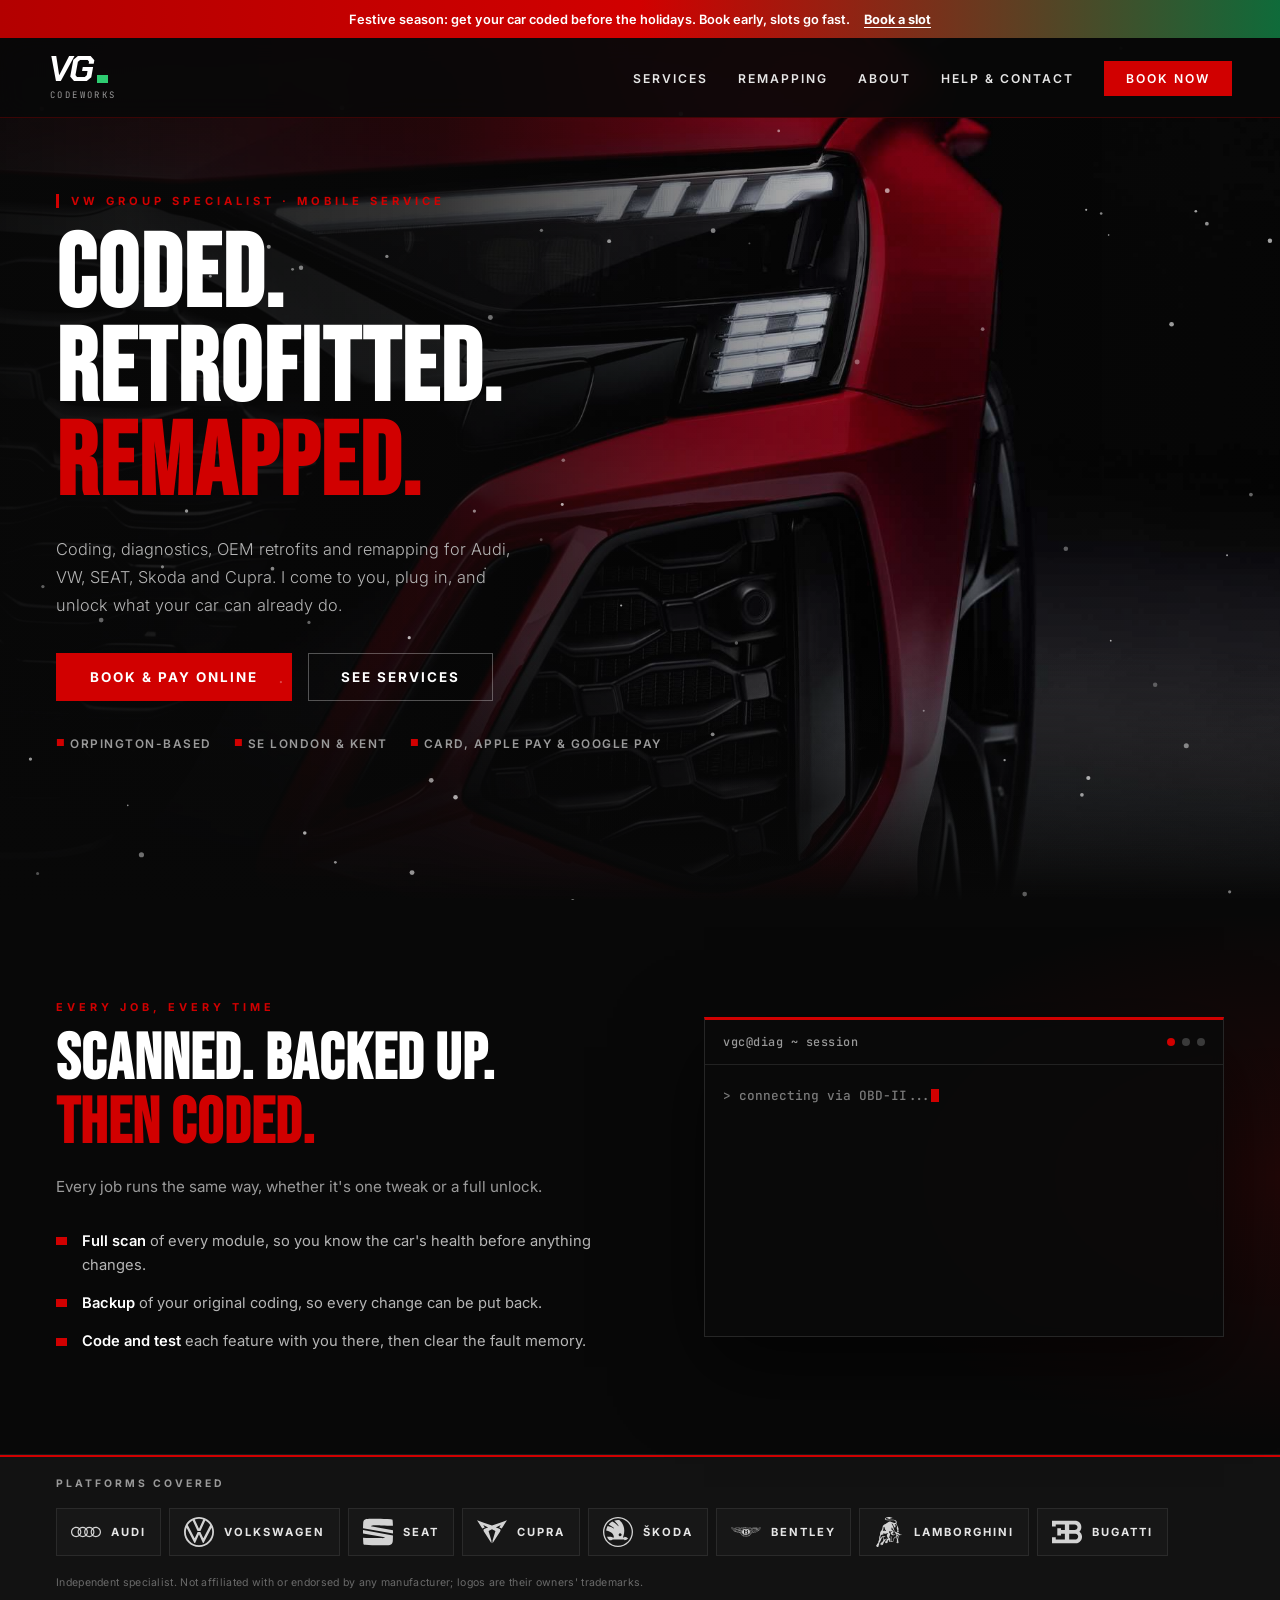
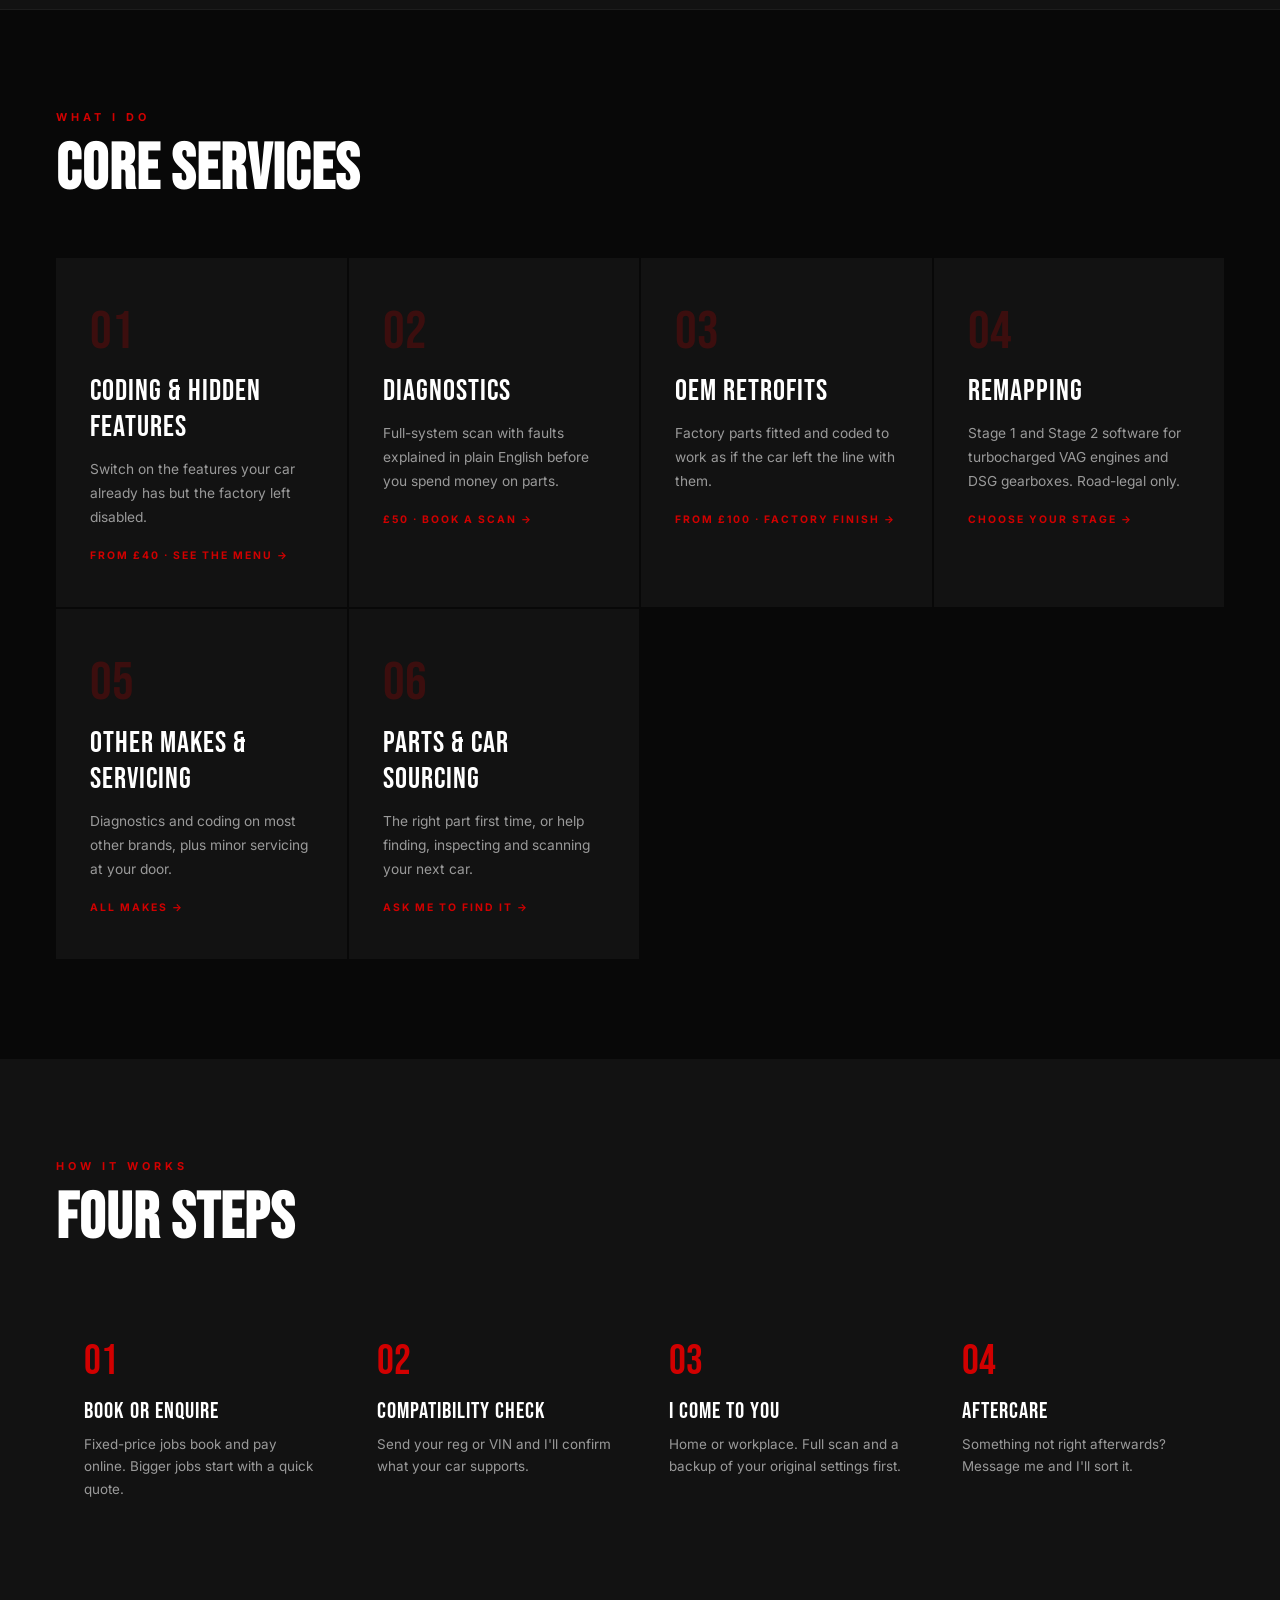
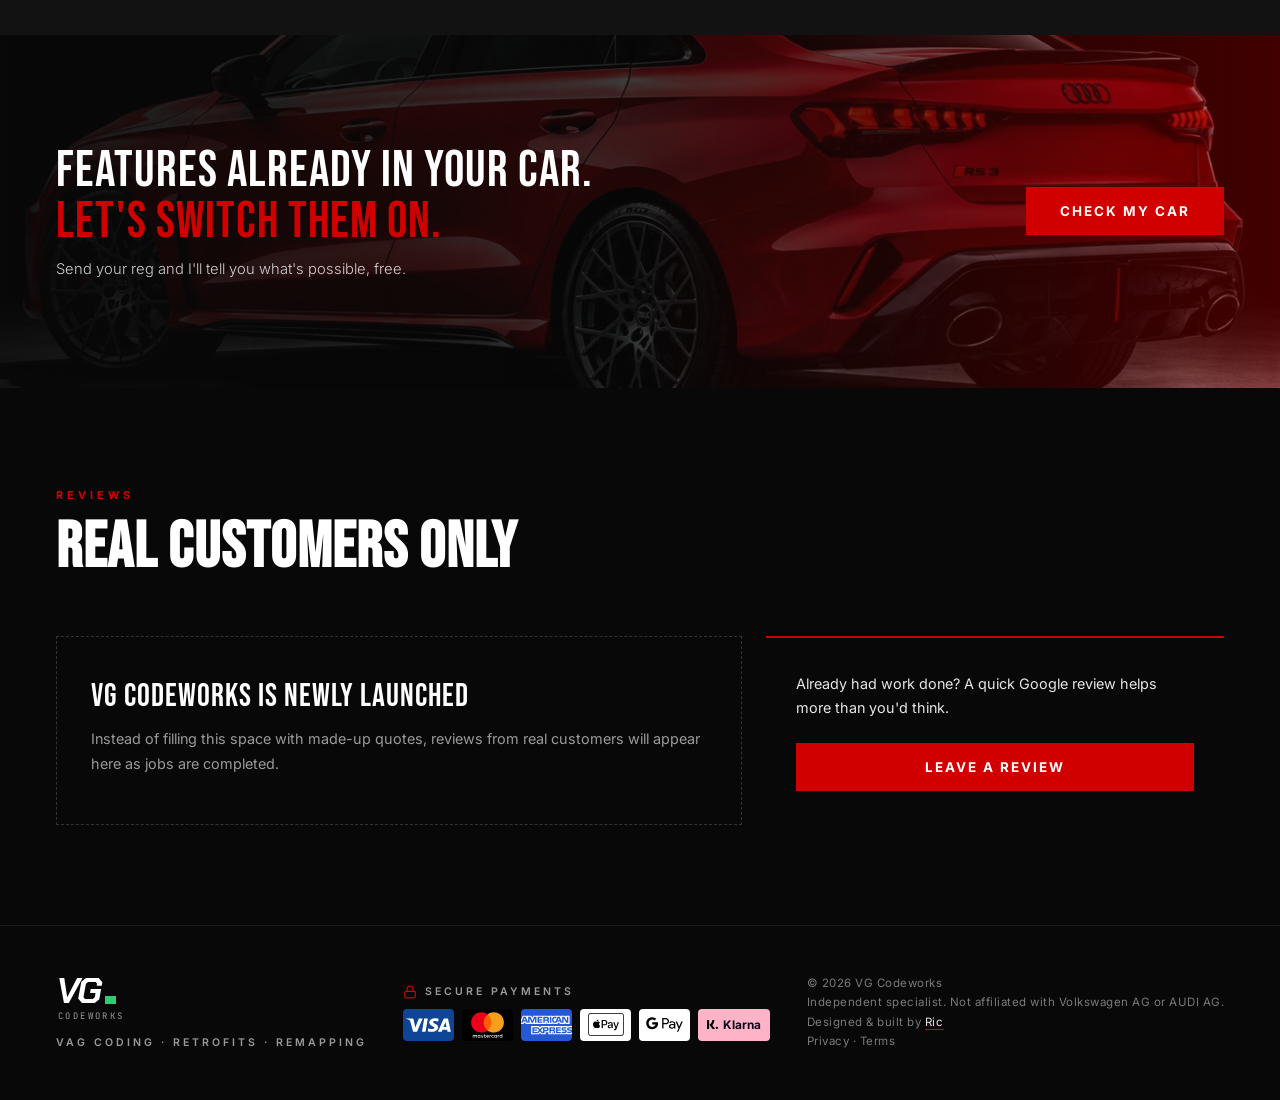
<file: index.html>
<!DOCTYPE html>
<html lang="en-GB">
<head>
<meta charset="UTF-8">
<meta name="viewport" content="width=device-width, initial-scale=1.0">
<title>VG Codeworks | VAG Coding, Retrofits &amp; Remapping · South East London</title>
<meta name="description" content="Mobile VW Group coding, diagnostics, OEM retrofits and remapping for Audi, VW, SEAT, Skoda and Cupra. Based in Orpington, covering South East London and Kent.">
<meta name="theme-color" content="#080808">
<!-- EDIT: replace the domain once purchased (here and on every page) -->
<link rel="canonical" href="https://www.vgcodeworks.co.uk/">
<meta property="og:title" content="VG Codeworks | VAG Coding, Retrofits &amp; Remapping">
<meta property="og:description" content="Mobile VW Group coding, retrofits and remapping. Book and pay online. Orpington · South East London · Kent.">
<meta property="og:type" content="website">
<meta property="og:image" content="https://www.vgcodeworks.co.uk/images/hero-2.jpg">
<link rel="icon" href="images/icons/favicon.ico" sizes="any">
<link rel="icon" href="images/icons/icon.svg" type="image/svg+xml">
<link rel="apple-touch-icon" href="images/icons/apple-touch-icon.png">
<link rel="preconnect" href="https://fonts.googleapis.com">
<link rel="preconnect" href="https://fonts.gstatic.com" crossorigin>
<link href="https://fonts.googleapis.com/css2?family=Bebas+Neue&family=Chakra+Petch:ital,wght@1,700&family=Inter:wght@300;400;600;700&family=JetBrains+Mono:wght@500&display=swap" rel="stylesheet">
<link rel="preload" as="image" href="images/hero-2.jpg">
<link rel="stylesheet" href="styles.css">
<!-- EDIT: update email and URL once the domain is live -->
<script type="application/ld+json">
{
  "@context": "https://schema.org",
  "@type": "AutoRepair",
  "name": "VG Codeworks",
  "description": "Mobile VW Group coding, diagnostics, OEM retrofits and ECU remapping.",
  "url": "https://www.vgcodeworks.co.uk/",
  "telephone": "+44 7427 169493",
  "email": "v.gcodeworks@gmail.com",
  "areaServed": ["Orpington", "Bromley", "South East London", "Kent"],
  "address": { "@type": "PostalAddress", "addressLocality": "Orpington", "addressRegion": "Greater London", "addressCountry": "GB" },
  "openingHours": "Mo-Sa 08:00-18:00",
  "paymentAccepted": "Credit Card, Debit Card, Apple Pay, Google Pay, Klarna"
}
</script>
</head>
<body>

<nav>
  <a href="index.html" class="logo" aria-label="VG Codeworks home"><span class="logo-mark">VG<i></i></span><span class="logo-word">CODEWORKS</span></a>
  <button class="menu-btn" aria-expanded="false" aria-controls="nav-links">Menu</button>
  <ul class="nav-links" id="nav-links">
    <li><a href="services.html">Services</a></li>
    <li><a href="remapping.html">Remapping</a></li>
    <li><a href="about.html">About</a></li>
    <li><a href="contact.html">Help &amp; Contact</a></li>
    <li><a href="book.html" class="nav-cta">Book Now</a></li>
  </ul>
</nav>

<main>
<header class="hero" style="background-image: url('images/hero-2.jpg'); background-position: 70% center">
  <div class="hero-inner">
    <div class="eyebrow">VW Group Specialist · Mobile Service</div>
    <h1 class="hero-title">CODED.<br>RETROFITTED.<br><span class="r">REMAPPED.</span></h1>
    <p class="hero-sub">Coding, diagnostics, OEM retrofits and remapping for Audi, VW, SEAT, Skoda and Cupra. I come to you, plug in, and unlock what your car can already do.</p>
    <div class="hero-actions">
      <a href="book.html" class="btn btn-primary">Book &amp; Pay Online</a>
      <a href="services.html" class="btn btn-ghost">See Services</a>
    </div>
    <div class="hero-meta">
      <span>Orpington-based</span>
      <span>SE London &amp; Kent</span>
      <span>Card, Apple Pay &amp; Google Pay</span>
    </div>
  </div>
</header>

<section class="session-section" aria-labelledby="session-title">
  <div class="session-inner">
    <div class="reveal">
      <p class="kicker">Every Job, Every Time</p>
      <h2 class="section-title" id="session-title">Scanned. Backed Up.<br><span class="r">Then Coded.</span></h2>
      <p class="section-lead">Every job runs the same way, whether it's one tweak or a full unlock.</p>
      <ul class="session-list">
        <li><b>Full scan</b> of every module, so you know the car's health before anything changes.</li>
        <li><b>Backup</b> of your original coding, so every change can be put back.</li>
        <li><b>Code and test</b> each feature with you there, then clear the fault memory.</li>
      </ul>
    </div>
    <div class="term reveal" aria-label="Example coding session: scan, backup, enable features, coding accepted" role="img">
      <div class="term-bar"><span>vgc@diag ~ session</span><i></i><i></i><i></i></div>
      <pre class="term-body" aria-hidden="true"></pre>
    </div>
  </div>
</section>


<section class="plate-section" data-plate-scope hidden aria-labelledby="plate-title">
  <div class="plate-inner">
    <div>
      <p class="kicker">Check Your Car</p>
      <h2 class="section-title" id="plate-title">What Can I Do For Yours?</h2>
      <p class="section-lead">Enter your reg to see your car and the quickest way to get help.</p>
    </div>
    <div>
      <div class="plate-row" data-plate-widget>
        <div class="plate plate-lg"><span class="plate-band" aria-hidden="true">UK</span><input type="text" aria-label="Your registration" autocomplete="off" autocapitalize="characters" spellcheck="false" maxlength="8" placeholder="ENTER REG"></div>
        <button type="button" class="btn btn-primary plate-btn" data-plate-check>Check</button>
      </div>
      <div class="plate-result" data-plate-result role="status"></div>
      <p class="privacy-note">Your reg is only used to look up the car and isn't stored on this site. <a href="privacy.html">Privacy policy</a>.</p>
    </div>
  </div>
</section>

<div class="brands">
  <span class="brands-label">Platforms Covered</span>
  <ul class="brand-logos">
    <li class="brand-logo"><img src="images/brands/audi.svg" alt="" width="34" height="34" loading="lazy"><span>Audi</span></li>
    <li class="brand-logo"><img src="images/brands/volkswagen.svg" alt="" width="34" height="34" loading="lazy"><span>Volkswagen</span></li>
    <li class="brand-logo"><img src="images/brands/seat.svg" alt="" width="34" height="34" loading="lazy"><span>SEAT</span></li>
    <li class="brand-logo"><img src="images/brands/cupra.svg" alt="" width="34" height="34" loading="lazy"><span>Cupra</span></li>
    <li class="brand-logo"><img src="images/brands/skoda.svg" alt="" width="34" height="34" loading="lazy"><span>Škoda</span></li>
    <li class="brand-logo"><img src="images/brands/bentley.svg" alt="" width="34" height="34" loading="lazy"><span>Bentley</span></li>
    <li class="brand-logo"><img src="images/brands/lamborghini.svg" alt="" width="34" height="34" loading="lazy"><span>Lamborghini</span></li>
    <li class="brand-logo"><img src="images/brands/bugatti.svg" alt="" width="34" height="34" loading="lazy"><span>Bugatti</span></li>
  </ul>
  <p class="brands-note">Independent specialist. Not affiliated with or endorsed by any manufacturer; logos are their owners' trademarks.</p>
</div>

<section class="bg-black">
  <div class="section-header reveal">
    <p class="kicker">What I Do</p>
    <h2 class="section-title">Core Services</h2>
  </div>
  <div class="services-grid">
    <a href="services.html#coding" class="service-card reveal">
      <div class="service-number">01</div>
      <div class="service-name">Coding &amp; Hidden Features</div>
      <p class="service-desc">Switch on the features your car already has but the factory left disabled.</p>
      <span class="service-tag">From £40 · see the menu →</span>
    </a>
    <a href="services.html#services" class="service-card reveal">
      <div class="service-number">02</div>
      <div class="service-name">Diagnostics</div>
      <p class="service-desc">Full-system scan with faults explained in plain English before you spend money on parts.</p>
      <span class="service-tag">£50 · book a scan →</span>
    </a>
    <a href="services.html#services" class="service-card reveal">
      <div class="service-number">03</div>
      <div class="service-name">OEM Retrofits</div>
      <p class="service-desc">Factory parts fitted and coded to work as if the car left the line with them.</p>
      <span class="service-tag">From £100 · factory finish →</span>
    </a>
    <a href="remapping.html" class="service-card reveal">
      <div class="service-number">04</div>
      <div class="service-name">Remapping</div>
      <p class="service-desc">Stage 1 and Stage 2 software for turbocharged VAG engines and DSG gearboxes. Road-legal only.</p>
      <span class="service-tag">Choose your stage →</span>
    </a>
    <a href="services.html#other" class="service-card reveal">
      <div class="service-number">05</div>
      <div class="service-name">Other Makes &amp; Servicing</div>
      <p class="service-desc">Diagnostics and coding on most other brands, plus minor servicing at your door.</p>
      <span class="service-tag">All makes →</span>
    </a>
    <a href="services.html#sourcing" class="service-card reveal">
      <div class="service-number">06</div>
      <div class="service-name">Parts &amp; Car Sourcing</div>
      <p class="service-desc">The right part first time, or help finding, inspecting and scanning your next car.</p>
      <span class="service-tag">Ask me to find it →</span>
    </a>
  </div>
</section>

<section class="bg-charcoal">
  <div class="section-header reveal">
    <p class="kicker">How It Works</p>
    <h2 class="section-title">Four Steps</h2>
  </div>
  <div class="steps">
    <div class="step reveal"><h3>Book or Enquire</h3><p>Fixed-price jobs book and pay online. Bigger jobs start with a quick quote.</p></div>
    <div class="step reveal"><h3>Compatibility Check</h3><p>Send your reg or VIN and I'll confirm what your car supports.</p></div>
    <div class="step reveal"><h3>I Come To You</h3><p>Home or workplace. Full scan and a backup of your original settings first.</p></div>
    <div class="step reveal"><h3>Aftercare</h3><p>Something not right afterwards? Message me and I'll sort it.</p></div>
  </div>
</section>

<div class="img-band" style="background-image: url('images/rs3_rear.jpg'); background-position: center 58%">
  <div class="reveal">
    <div class="band-title">FEATURES ALREADY IN YOUR CAR.<br><span>LET'S SWITCH THEM ON.</span></div>
    <p class="band-sub">Send your reg and I'll tell you what's possible, free.</p>
  </div>
  <a href="contact.html" class="btn btn-primary">Check My Car</a>
</div>

<section class="bg-black">
  <div class="section-header reveal">
    <p class="kicker">Reviews</p>
    <h2 class="section-title">Real Customers Only</h2>
  </div>
  <div class="reviews-wrap">
    <div class="review-empty reveal">
      <!-- EDIT: once you have Google reviews, replace this block with 2–3 real ones (first name + car only) -->
      <h3>VG Codeworks Is Newly Launched</h3>
      <p>Instead of filling this space with made-up quotes, reviews from real customers will appear here as jobs are completed.</p>
    </div>
    <div class="review-side reveal">
      <p>Already had work done? A quick Google review helps more than you'd think.</p>
      <!-- EDIT: your Google Business Profile review link -->
      <a href="#" class="btn btn-primary" style="text-align:center">Leave a Review</a>
    </div>
  </div>
</section>
</main>

<footer>
  <div>
    <a href="index.html" class="logo" aria-label="VG Codeworks home"><span class="logo-mark">VG<i></i></span><span class="logo-word">CODEWORKS</span></a>
    <div class="footer-tagline">VAG Coding · Retrofits · Remapping</div>
  </div>
  <!-- EDIT: only list the methods switched on in your Stripe account -->
  <div class="footer-pay">
    <p class="footer-pay-label"><svg viewBox="0 0 24 24" aria-hidden="true"><rect x="3" y="11" width="18" height="11" rx="2"/><path d="M7 11V7a5 5 0 0 1 10 0v4"/></svg>Secure payments</p>
    <ul class="pay-chips" aria-label="Accepted payment methods">
      <li><img class="pay-card" src="images/pay/visa.svg" alt="Visa" width="51" height="32"></li>
      <li><img class="pay-card" src="images/pay/mastercard.svg" alt="Mastercard" width="51" height="32"></li>
      <li><img class="pay-card" src="images/pay/amex.svg" alt="American Express" width="51" height="32"></li>
      <li class="pay-chip"><img src="images/pay/applepay.svg" alt="Apple Pay" width="36" height="23"></li>
      <li class="pay-chip gpay"><img src="images/pay/googlepay.svg" alt="Google Pay" width="38" height="15"></li>
      <li class="pay-chip klarna"><img src="images/pay/klarna.svg" alt="" width="12" height="12">Klarna</li>
    </ul>
  </div>
  <div class="footer-copy">© <span class="yr"></span> VG Codeworks<br>Independent specialist. Not affiliated with Volkswagen AG or AUDI AG.<br>Designed &amp; built by <a href="https://ric-lee.co.uk" target="_blank" rel="noopener">Ric</a><br><span class="footer-legal"><a href="privacy.html">Privacy</a> · <a href="terms.html">Terms</a></span></div>
</footer>

<script src="config.js"></script>
<script src="main.js"></script>
</body>
</html>
</file>
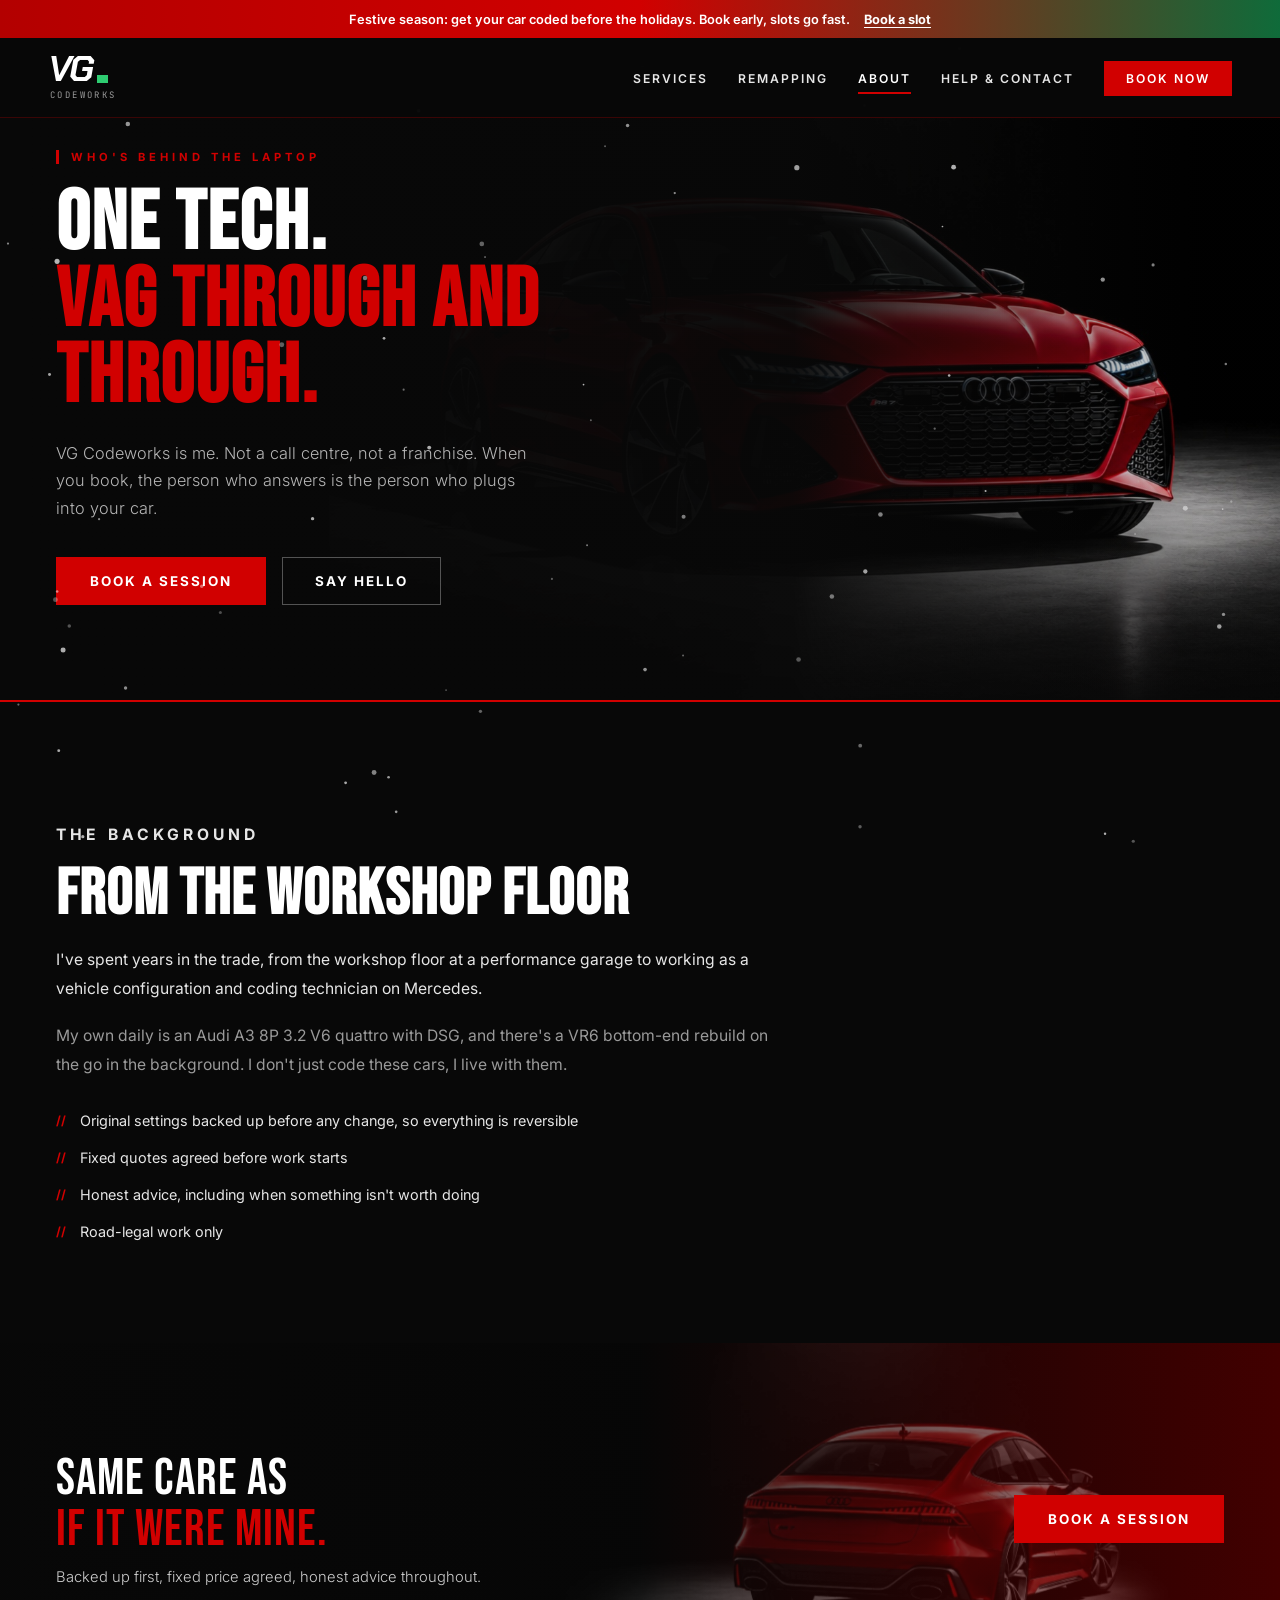
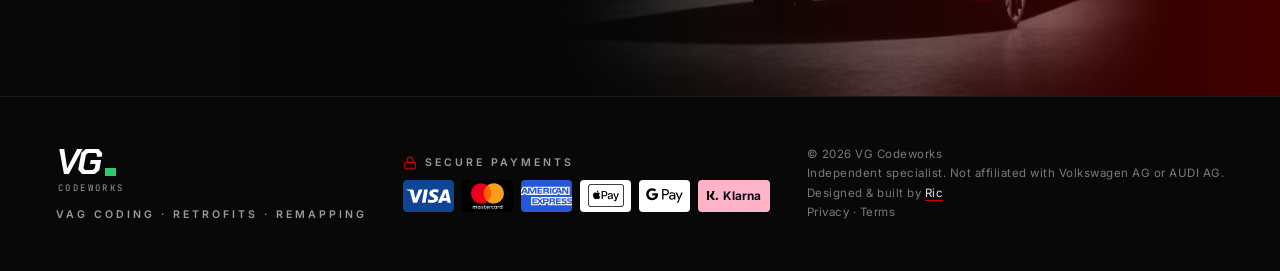
<file: about.html>
<!DOCTYPE html>
<html lang="en-GB">
<head>
<meta charset="UTF-8">
<meta name="viewport" content="width=device-width, initial-scale=1.0">
<title>About | VG Codeworks</title>
<meta name="description" content="One hands-on VAG technician based in Orpington. Workshop and coding background, honest advice, road-legal work only.">
<meta name="theme-color" content="#080808">
<!-- EDIT: replace the domain once purchased -->
<link rel="canonical" href="https://www.vgcodeworks.co.uk/about.html">
<meta property="og:title" content="About | VG Codeworks">
<meta property="og:description" content="One hands-on VAG technician based in Orpington. Workshop and coding background, honest advice, road-legal work only.">
<meta property="og:type" content="website">
<link rel="icon" href="images/icons/favicon.ico" sizes="any">
<link rel="icon" href="images/icons/icon.svg" type="image/svg+xml">
<link rel="apple-touch-icon" href="images/icons/apple-touch-icon.png">
<link rel="preconnect" href="https://fonts.googleapis.com">
<link rel="preconnect" href="https://fonts.gstatic.com" crossorigin>
<link href="https://fonts.googleapis.com/css2?family=Bebas+Neue&family=Chakra+Petch:ital,wght@1,700&family=Inter:wght@300;400;600;700&family=JetBrains+Mono:wght@500&display=swap" rel="stylesheet">
<link rel="stylesheet" href="styles.css">
</head>
<body>

<nav>
  <a href="index.html" class="logo" aria-label="VG Codeworks home"><span class="logo-mark">VG<i></i></span><span class="logo-word">CODEWORKS</span></a>
  <button class="menu-btn" aria-expanded="false" aria-controls="nav-links">Menu</button>
  <ul class="nav-links" id="nav-links">
    <li><a href="services.html">Services</a></li>
    <li><a href="remapping.html">Remapping</a></li>
    <li><a href="about.html" aria-current="page">About</a></li>
    <li><a href="contact.html">Help &amp; Contact</a></li>
    <li><a href="book.html" class="nav-cta">Book Now</a></li>
  </ul>
</nav>

<main>
<header class="page-hero portrait" style="background-image: url('images/rs7_front.jpg'); background-position: right center">
  <div class="page-hero-inner">
    <div class="eyebrow">Who's Behind The Laptop</div>
    <h1 class="hero-title">ONE TECH.<br><span class="r">VAG THROUGH AND THROUGH.</span></h1>
    <p class="hero-sub">VG Codeworks is me. Not a call centre, not a franchise. When you book, the person who answers is the person who plugs into your car.</p>
    <div class="hero-actions"><a href="book.html" class="btn btn-primary">Book a Session</a><a href="contact.html" class="btn btn-ghost">Say Hello</a></div>
  </div>
</header>

<section class="bg-black">
  <div class="prose reveal">
    <p class="kicker">The Background</p>
    <h2 class="section-title">From the Workshop Floor</h2>
    <!-- EDIT: add a photo of you and your A3 here when you have one -->
    <p>I've spent years in the trade, from the workshop floor at a performance garage to working as a vehicle configuration and coding technician on Mercedes.</p>
    <p class="muted">My own daily is an Audi A3 8P 3.2 V6 quattro with DSG, and there's a VR6 bottom-end rebuild on the go in the background. I don't just code these cars, I live with them.</p>
    <ul class="creds">
      <li>Original settings backed up before any change, so everything is reversible</li>
      <li>Fixed quotes agreed before work starts</li>
      <li>Honest advice, including when something isn't worth doing</li>
      <li>Road-legal work only</li>
    </ul>
  </div>
</section>
<div class="img-band" style="background-image: url('images/rs7_rear_band.jpg'); background-position: 68% 60%">
  <div class="reveal">
    <div class="band-title">SAME CARE AS<br><span>IF IT WERE MINE.</span></div>
    <p class="band-sub">Backed up first, fixed price agreed, honest advice throughout.</p>
  </div>
  <a href="book.html" class="btn btn-primary">Book a Session</a>
</div>
</main>

<footer>
  <div>
    <a href="index.html" class="logo" aria-label="VG Codeworks home"><span class="logo-mark">VG<i></i></span><span class="logo-word">CODEWORKS</span></a>
    <div class="footer-tagline">VAG Coding · Retrofits · Remapping</div>
  </div>
  <!-- EDIT: only list the methods switched on in your Stripe account -->
  <div class="footer-pay">
    <p class="footer-pay-label"><svg viewBox="0 0 24 24" aria-hidden="true"><rect x="3" y="11" width="18" height="11" rx="2"/><path d="M7 11V7a5 5 0 0 1 10 0v4"/></svg>Secure payments</p>
    <ul class="pay-chips" aria-label="Accepted payment methods">
      <li><img class="pay-card" src="images/pay/visa.svg" alt="Visa" width="51" height="32"></li>
      <li><img class="pay-card" src="images/pay/mastercard.svg" alt="Mastercard" width="51" height="32"></li>
      <li><img class="pay-card" src="images/pay/amex.svg" alt="American Express" width="51" height="32"></li>
      <li class="pay-chip"><img src="images/pay/applepay.svg" alt="Apple Pay" width="36" height="23"></li>
      <li class="pay-chip gpay"><img src="images/pay/googlepay.svg" alt="Google Pay" width="38" height="15"></li>
      <li class="pay-chip klarna"><img src="images/pay/klarna.svg" alt="" width="12" height="12">Klarna</li>
    </ul>
  </div>
  <div class="footer-copy">© <span class="yr"></span> VG Codeworks<br>Independent specialist. Not affiliated with Volkswagen AG or AUDI AG.<br>Designed &amp; built by <a href="https://ric-lee.co.uk" target="_blank" rel="noopener">Ric</a><br><span class="footer-legal"><a href="privacy.html">Privacy</a> · <a href="terms.html">Terms</a></span></div>
</footer>

<script src="config.js"></script>
<script src="main.js"></script>
</body>
</html>
</file>
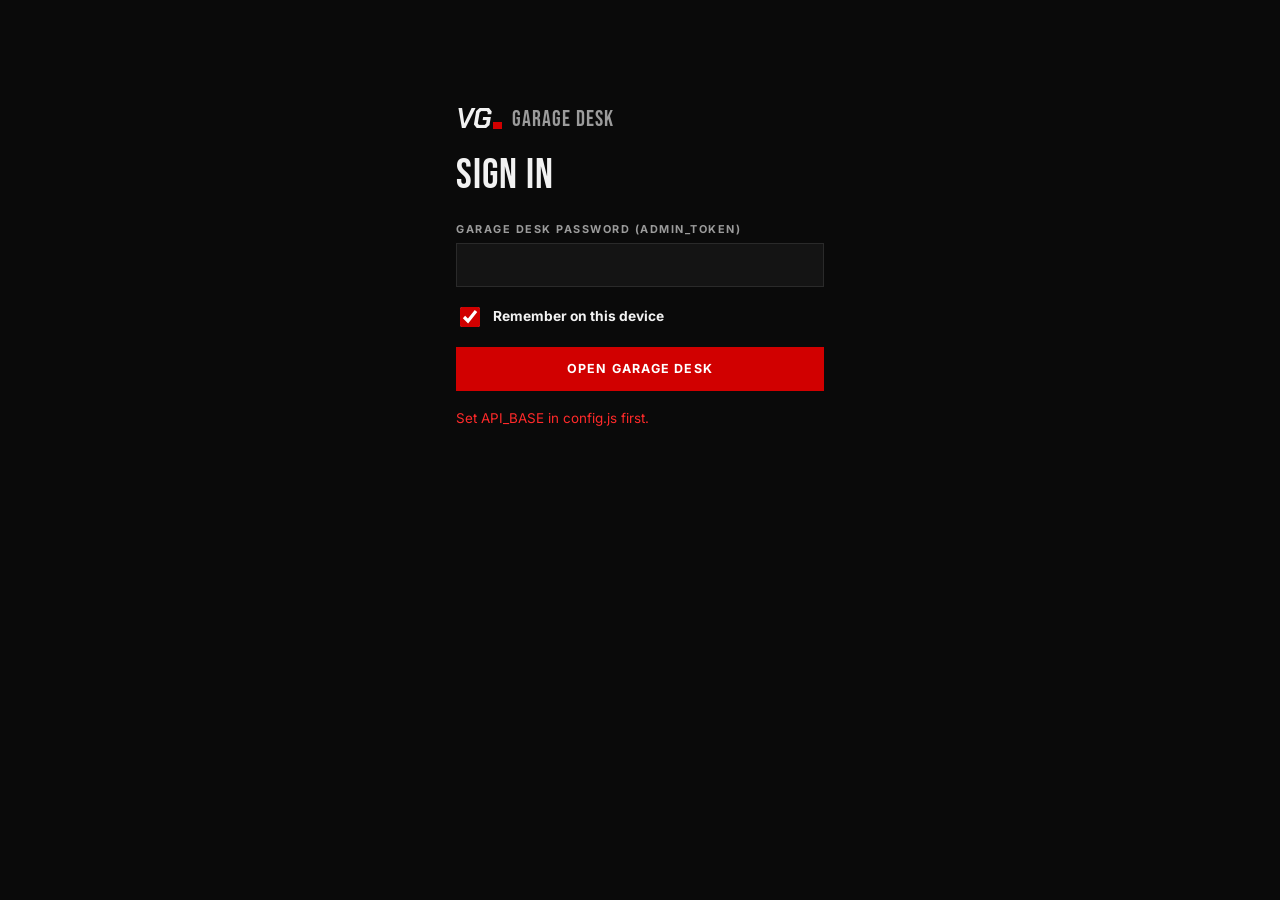
<file: admin.html>
<!DOCTYPE html>
<html lang="en-GB">
<head>
<meta charset="UTF-8">
<meta name="viewport" content="width=device-width, initial-scale=1.0, viewport-fit=cover">
<meta name="robots" content="noindex, nofollow">
<title>Garage Desk | VG Codeworks</title>
<meta name="theme-color" content="#0a0a0a">
<link rel="icon" href="images/icons/favicon.ico" sizes="any">
<link rel="icon" href="images/icons/icon.svg" type="image/svg+xml">
<link rel="apple-touch-icon" href="images/icons/apple-touch-icon.png">
<link rel="preconnect" href="https://fonts.googleapis.com">
<link rel="preconnect" href="https://fonts.gstatic.com" crossorigin>
<link href="https://fonts.googleapis.com/css2?family=Bebas+Neue&family=Chakra+Petch:ital,wght@1,700&family=Inter:wght@400;600;700&family=JetBrains+Mono:wght@500;700&display=swap" rel="stylesheet">
<style>
:root {
  --bg: #0a0a0a; --panel: #141414; --raise: #1b1b1b; --line: #2a2a2a;
  --fg: #f2f2f2; --muted: #9b9b9b; --red: #d10000; --red-hi: #ff2a2a;
  --amber: #f0a500; --green: #4fc373; --blue: #5aa9ff;
  --display: 'Bebas Neue', Impact, sans-serif; --body: 'Inter', system-ui, sans-serif; --mono: 'JetBrains Mono', ui-monospace, monospace;
  color-scheme: dark;
}
* { box-sizing: border-box; }
[hidden] { display: none !important; }
html, body { margin: 0; }
body { background: var(--bg); color: var(--fg); font-family: var(--body); font-size: 15px; line-height: 1.45; -webkit-font-smoothing: antialiased; padding-top: env(safe-area-inset-top, 0px); }
button, input, select, textarea { font: inherit; color: inherit; }
.top { position: sticky; top: env(safe-area-inset-top, 0px); z-index: 5; background: rgba(10,10,10,0.95); backdrop-filter: blur(10px); border-bottom: 1px solid var(--line); }
.top-in { max-width: 1040px; margin: 0 auto; padding: 12px 16px 0; display: flex; flex-direction: column; gap: 10px; }
.brand-row { display: flex; align-items: center; justify-content: space-between; gap: 12px; flex-wrap: wrap; }
.brand { display: flex; align-items: flex-end; gap: 10px; }
.brand b { font-family: 'Chakra Petch', sans-serif; font-style: italic; font-weight: 700; font-size: 1.7rem; letter-spacing: -1px; line-height: 0.8; }
.brand i { display: inline-block; width: 9px; height: 7px; background: var(--red); margin-left: -7px; margin-bottom: 1px; }
.brand span { font-family: var(--display); font-size: 1.35rem; letter-spacing: 1px; color: var(--muted); line-height: 0.9; }
.top-actions { display: flex; gap: 8px; align-items: center; flex-wrap: wrap; }
.sync { font-size: 0.72rem; color: var(--muted); display: flex; gap: 10px; }
.sync span::before { content: '●'; margin-right: 4px; color: var(--muted); }
.sync span.on::before { color: var(--green); }
.tabs { display: flex; gap: 2px; overflow-x: auto; }
.tabs button { background: none; border: none; border-bottom: 3px solid transparent; padding: 10px 14px; min-height: 44px; cursor: pointer; font-weight: 700; font-size: 0.78rem; letter-spacing: 1.5px; text-transform: uppercase; color: var(--muted); white-space: nowrap; }
.tabs button[aria-selected="true"] { color: var(--fg); border-bottom-color: var(--red); }
.tabs .n { font-family: var(--mono); font-size: 0.72rem; color: var(--muted); margin-left: 4px; }
main { max-width: 1040px; margin: 0 auto; padding: 20px 16px 64px; display: flex; flex-direction: column; gap: 18px; }
.btn { display: inline-flex; align-items: center; justify-content: center; gap: 6px; min-height: 44px; padding: 0 18px; border: 1px solid var(--line); background: var(--raise); cursor: pointer; font-weight: 700; font-size: 0.78rem; letter-spacing: 1.2px; text-transform: uppercase; text-decoration: none; color: var(--fg); }
.btn:hover { border-color: #444; }
.btn.primary { background: var(--red); border-color: var(--red); color: #fff; }
.btn.primary:hover { background: var(--red-hi); }
.btn.danger { border-color: var(--red); color: var(--red-hi); background: transparent; }
.btn.small { min-height: 36px; padding: 0 12px; font-size: 0.7rem; }
.btn:disabled { opacity: 0.6; cursor: default; }
.btn:focus-visible, .tabs button:focus-visible, .row:focus-visible { outline: 2px solid var(--fg); outline-offset: 2px; }
.stats { display: grid; grid-template-columns: repeat(4, minmax(0, 1fr)); gap: 10px; }
.stat { background: var(--panel); border: 1px solid var(--line); padding: 14px 16px; display: flex; flex-direction: column; gap: 4px; min-width: 0; }
.stat .k { font-size: 0.68rem; font-weight: 700; letter-spacing: 1.5px; text-transform: uppercase; color: var(--muted); }
.stat .v { font-family: var(--display); font-size: 2.2rem; line-height: 1; letter-spacing: 1px; font-variant-numeric: tabular-nums; }
.stat .s { font-size: 0.78rem; color: var(--muted); overflow: hidden; text-overflow: ellipsis; white-space: nowrap; }
.stat.alert { border-left: 3px solid var(--amber); }
.bar { display: flex; gap: 10px; flex-wrap: wrap; align-items: center; }
.bar input[type=search] { flex: 1 1 220px; min-width: 0; min-height: 44px; background: var(--panel); border: 1px solid var(--line); padding: 0 14px; outline: none; }
.bar input[type=search]:focus { border-color: var(--red); }
.chips { display: flex; gap: 6px; flex-wrap: wrap; }
.chips button { min-height: 36px; padding: 0 12px; border: 1px solid var(--line); background: transparent; cursor: pointer; font-size: 0.76rem; font-weight: 600; color: var(--muted); }
.chips button[aria-pressed="true"] { background: var(--fg); color: var(--bg); border-color: var(--fg); }
.list { display: flex; flex-direction: column; border: 1px solid var(--line); background: var(--panel); }
.row { display: grid; grid-template-columns: 96px minmax(0, 1.4fr) minmax(0, 1fr) 96px 132px; gap: 12px; align-items: center; padding: 12px 16px; border: none; border-top: 1px solid var(--line); background: none; text-align: left; cursor: pointer; width: 100%; }
.row:first-child { border-top: none; }
.row:hover { background: var(--raise); }
.row .date { font-family: var(--mono); font-size: 0.8rem; color: var(--muted); font-variant-numeric: tabular-nums; }
.row .main { display: flex; flex-direction: column; min-width: 0; }
.row .main strong { font-size: 0.95rem; overflow: hidden; text-overflow: ellipsis; white-space: nowrap; }
.row .main span, .row .sub { font-size: 0.8rem; color: var(--muted); overflow: hidden; text-overflow: ellipsis; white-space: nowrap; }
.row .money { font-family: var(--mono); font-size: 0.9rem; text-align: right; font-variant-numeric: tabular-nums; }
.row.simple { grid-template-columns: minmax(0, 1.4fr) minmax(0, 1fr) minmax(0, 1fr); }
.reg { display: inline-block; font-family: var(--mono); font-weight: 700; font-size: 0.78rem; letter-spacing: 1px; background: #f7c600; color: #111; padding: 2px 7px; border-radius: 3px; }
.pill { justify-self: end; display: inline-flex; align-items: center; gap: 6px; font-size: 0.7rem; font-weight: 700; letter-spacing: 1px; text-transform: uppercase; padding: 5px 9px; border: 1px solid currentColor; white-space: nowrap; }
.pill::before { content: ''; width: 7px; height: 7px; border-radius: 50%; background: currentColor; }
.st-enquiry { color: var(--blue); } .st-booked { color: var(--fg); } .st-unpaid { color: var(--amber); } .st-paid { color: var(--green); } .st-cancelled { color: var(--muted); }
.empty { padding: 28px 18px; text-align: center; color: var(--muted); display: flex; flex-direction: column; gap: 12px; align-items: center; }
.empty strong { color: var(--fg); font-size: 1rem; }
.note { font-size: 0.8rem; color: var(--muted); }
.banner { border: 1px solid var(--amber); background: rgba(240,165,0,0.08); padding: 12px 16px; font-size: 0.86rem; }
.login { max-width: 400px; margin: 12vh auto 0; padding: 0 16px; display: flex; flex-direction: column; gap: 16px; }
.login h1 { font-family: var(--display); font-weight: 400; font-size: 2.6rem; letter-spacing: 1px; margin: 0; }
.sheet-wrap { position: fixed; inset: 0; z-index: 20; background: rgba(0,0,0,0.65); display: flex; justify-content: flex-end; }
.sheet { width: min(520px, 100%); height: 100%; background: var(--bg); border-left: 2px solid var(--red); overflow-y: auto; padding: calc(18px + env(safe-area-inset-top, 0px)) 18px calc(28px + env(safe-area-inset-bottom, 0px)); display: flex; flex-direction: column; gap: 14px; }
.sheet h3 { font-family: var(--display); font-weight: 400; font-size: 1.9rem; letter-spacing: 1px; margin: 0; }
.sheet-head { display: flex; justify-content: space-between; align-items: center; gap: 10px; }
.field { display: flex; flex-direction: column; gap: 5px; }
.field label, .field .lbl { font-size: 0.68rem; font-weight: 700; letter-spacing: 1.5px; text-transform: uppercase; color: var(--muted); }
.field input, .field select, .field textarea { min-height: 44px; background: var(--panel); border: 1px solid var(--line); padding: 10px 12px; outline: none; border-radius: 0; width: 100%; }
.field textarea { min-height: 96px; resize: vertical; }
.field input:focus, .field select:focus, .field textarea:focus { border-color: var(--red); }
.check { display: flex; align-items: center; gap: 10px; min-height: 44px; cursor: pointer; font-weight: 600; }
.check input { width: 20px; height: 20px; accent-color: var(--red); }
.two { display: grid; grid-template-columns: 1fr 1fr; gap: 12px; }
.sheet-actions { display: flex; gap: 10px; flex-wrap: wrap; margin-top: 4px; }
.sheet-actions .grow { flex: 1; }
.links { display: flex; gap: 8px; flex-wrap: wrap; align-items: center; }
.history { border: 1px solid var(--line); }
.history div { padding: 9px 12px; border-top: 1px solid var(--line); font-size: 0.84rem; display: flex; justify-content: space-between; gap: 10px; }
.history div:first-child { border-top: none; }
.err { color: var(--red-hi); font-size: 0.84rem; min-height: 1.2em; }
.ok { color: var(--green); }
.sent { white-space: pre-wrap; background: var(--panel); border: 1px solid var(--line); padding: 10px 12px; font-size: 0.86rem; color: var(--muted); }
@media (max-width: 760px) {
  .stats { grid-template-columns: repeat(2, minmax(0, 1fr)); }
  .row { grid-template-columns: minmax(0, 1fr) auto; grid-template-areas: "main pill" "sub money"; row-gap: 4px; }
  .row .date { display: none; }
  .row .main { grid-area: main; } .row .sub { grid-area: sub; } .row .money { grid-area: money; } .row .pill { grid-area: pill; }
  .row.simple { grid-template-columns: minmax(0, 1fr); grid-template-areas: none; }
  .two { grid-template-columns: 1fr; }
}
</style>
</head>
<body>

<section class="login" id="login" hidden>
  <div class="brand"><b>VG</b><i></i><span>Garage Desk</span></div>
  <h1>Sign in</h1>
  <form id="login-form" class="field" novalidate>
    <label for="pw">Garage Desk password (ADMIN_TOKEN)</label>
    <input id="pw" type="password" autocomplete="current-password" required>
    <label class="check" style="text-transform:none;letter-spacing:0;font-size:0.86rem;color:var(--fg)"><input type="checkbox" id="remember" checked> Remember on this device</label>
    <button class="btn primary" type="submit">Open Garage Desk</button>
    <p class="err" id="login-err" role="alert"></p>
  </form>
</section>

<div id="app" hidden>
<header class="top">
  <div class="top-in">
    <div class="brand-row">
      <div class="brand"><b>VG</b><i></i><span>Garage Desk</span></div>
      <div class="top-actions">
        <span class="sync" id="sync"><span id="sync-tg">Telegram</span><span id="sync-cal">Calendar</span></span>
        <button class="btn small" id="refresh" type="button">Refresh</button>
        <button class="btn primary" id="add-btn" type="button">+ New job</button>
      </div>
    </div>
    <nav class="tabs" role="tablist" aria-label="Sections">
      <button role="tab" data-tab="jobs" aria-selected="true">Jobs<span class="n" id="n-jobs"></span></button>
      <button role="tab" data-tab="customers" aria-selected="false">Customers<span class="n" id="n-customers"></span></button>
      <button role="tab" data-tab="cars" aria-selected="false">Cars<span class="n" id="n-cars"></span></button>
    </nav>
  </div>
</header>
<main>
  <section class="stats" aria-label="Summary">
    <div class="stat"><span class="k">Coming up</span><span class="v" id="s-up">–</span><span class="s" id="s-up-next">Booked from today</span></div>
    <div class="stat" id="s-owed-box"><span class="k">Owed to you</span><span class="v" id="s-owed">–</span><span class="s" id="s-owed-n">Done, not paid</span></div>
    <div class="stat"><span class="k" id="s-month-k">Taken this month</span><span class="v" id="s-month">–</span><span class="s" id="s-month-n">Paid jobs</span></div>
    <div class="stat"><span class="k">Enquiries</span><span class="v" id="s-enq">–</span><span class="s">Waiting on you</span></div>
  </section>
  <div id="view"></div>
  <p class="note">Same records as your Telegram bot. Changes to booked jobs update your Google Calendar. <button class="btn small" id="logout" type="button">Sign out</button></p>
</main>
</div>

<div class="sheet-wrap" id="sheet-wrap" hidden>
  <form class="sheet" id="sheet" novalidate aria-labelledby="sheet-title"></form>
</div>

<script src="config.js"></script>
<script>
(function () {
  const SERVICES = ['Single Tweak', 'VAG Tweak Pack', 'Full Unlock', 'Diagnostic scan', 'OEM retrofit', 'Ambient lighting',
    'Minor service', 'Stage 1 remap', 'Stage 2 remap', 'Parts sourcing', 'Car finding', 'Pre-purchase check',
    'Coding / hidden features', 'Diagnostics / fault finding', 'Deposit for quoted job', 'Other'];
  const PRICES = { 'Single Tweak': 40, 'VAG Tweak Pack': 80, 'Full Unlock': 120, 'Diagnostic scan': 50 };
  const MINS = { 'Single Tweak': 30, 'VAG Tweak Pack': 45, 'Full Unlock': 120, 'Diagnostic scan': 45 };
  const STATUSES = [['enquiry', 'Enquiry'], ['booked', 'Booked'], ['done', 'Done'], ['cancelled', 'Cancelled']];
  const METHODS = ['Stripe', 'Klarna', 'Bank transfer', 'Cash'];
  const KEY = 'vgc-admin-token';

  const data = { jobs: [], customers: [], cars: [] };
  const ui = { tab: 'jobs', q: '', status: 'open', confirmDel: null };
  let token = '';
  try { token = localStorage.getItem(KEY) || sessionStorage.getItem(KEY) || ''; } catch (e) {}

  const $ = id => document.getElementById(id);
  const esc = s => String(s == null ? '' : s).replace(/[&<>"']/g, c => ({ '&': '&amp;', '<': '&lt;', '>': '&gt;', '"': '&quot;', "'": '&#39;' }[c]));
  const money = n => '£' + (Math.round((Number(n) || 0) * 100) / 100).toLocaleString('en-GB', { maximumFractionDigits: 2 });
  const londonNow = () => { const p = Object.fromEntries(new Intl.DateTimeFormat('en-GB', { timeZone: 'Europe/London', year: 'numeric', month: '2-digit', day: '2-digit', hour: '2-digit', minute: '2-digit', hourCycle: 'h23' }).formatToParts(new Date()).map(x => [x.type, x.value])); return `${p.year}-${p.month}-${p.day}T${p.hour}:${p.minute}`; };
  const today = () => londonNow().slice(0, 10);
  const fmtDate = d => d ? new Date(d.slice(0, 10) + 'T12:00:00Z').toLocaleDateString('en-GB', { weekday: 'short', day: 'numeric', month: 'short', timeZone: 'UTC' }) : '—';
  const byId = (kind, id) => data[kind].find(r => String(r.id) === String(id));
  const cust = id => byId('customers', id) || {};
  const car = id => byId('cars', id) || {};
  const phoneIntl = p => { const d = String(p || '').replace(/\D/g, ''); return d.startsWith('0') ? '44' + d.slice(1) : d; };
  const jobState = j => j.status === 'cancelled' ? 'cancelled' : j.status === 'done' ? (j.paid ? 'paid' : 'unpaid') : j.status === 'booked' ? (j.paid ? 'paid' : 'booked') : 'enquiry';
  const stateLabel = { enquiry: 'Enquiry', booked: 'Booked', unpaid: 'Done, unpaid', paid: 'Paid', cancelled: 'Cancelled' };
  const pillText = j => j.status === 'booked' && j.paid ? 'Booked, paid' : stateLabel[jobState(j)];
  const due = j => Math.max(0, (Number(j.price) || 0) - (Number(j.deposit) || 0));

  async function api(path, body) {
    if (!API_BASE) throw new Error('Set API_BASE in config.js first.');
    const res = await fetch(API_BASE.replace(/\/$/, '') + '/api/admin/' + path, {
      method: 'POST', headers: { 'Content-Type': 'application/json', Authorization: 'Bearer ' + token }, body: JSON.stringify(body || {})
    });
    let out = {}; try { out = await res.json(); } catch (e) {}
    if (res.status === 401) { const e = new Error(out.error || 'Wrong password'); e.auth = true; throw e; }
    if (!res.ok) throw new Error(out.error || 'Something went wrong (' + res.status + ').');
    return out;
  }

  async function load() {
    const d = await api('all');
    data.jobs = d.jobs || []; data.customers = d.customers || []; data.cars = d.cars || [];
    $('sync-tg').classList.toggle('on', !!d.telegram);
    $('sync-cal').classList.toggle('on', !!d.calendar);
    $('sync-tg').title = d.telegram ? 'Telegram bot connected' : 'Telegram not set up';
    $('sync-cal').title = d.calendar ? 'Google Calendar connected' : 'Calendar not set up';
  }

  // ── Summary ──
  function renderStats() {
    const t = today();
    const up = data.jobs.filter(j => j.status === 'booked' && (j.starts_at || '') >= t).sort((a, b) => a.starts_at.localeCompare(b.starts_at));
    $('s-up').textContent = up.length;
    $('s-up-next').textContent = up[0] ? `Next: ${fmtDate(up[0].starts_at)} ${up[0].starts_at.slice(11, 16)}, ${cust(up[0].customer_id).name || 'customer'}` : 'Booked from today';
    const owed = data.jobs.filter(j => j.status === 'done' && !j.paid);
    $('s-owed').textContent = money(owed.reduce((s, j) => s + due(j), 0));
    $('s-owed-n').textContent = owed.length ? `${owed.length} job${owed.length > 1 ? 's' : ''} done, not paid` : 'Nothing outstanding';
    $('s-owed-box').classList.toggle('alert', owed.length > 0);
    const m = t.slice(0, 7);
    const paid = data.jobs.filter(j => j.paid && (j.paid_at || '').slice(0, 7) === m);
    $('s-month').textContent = money(paid.reduce((s, j) => s + (Number(j.price) || 0), 0));
    $('s-month-k').textContent = 'Taken in ' + new Date().toLocaleDateString('en-GB', { month: 'long' });
    $('s-month-n').textContent = `${paid.length} paid job${paid.length === 1 ? '' : 's'}`;
    $('s-enq').textContent = data.jobs.filter(j => j.status === 'enquiry').length;
    $('n-jobs').textContent = data.jobs.length || '';
    $('n-customers').textContent = data.customers.length || '';
    $('n-cars').textContent = data.cars.length || '';
  }

  // ── Lists ──
  const matches = text => !ui.q || text.toLowerCase().includes(ui.q.toLowerCase());
  function jobsView() {
    const filters = [['open', 'Open'], ['enquiry', 'Enquiries'], ['booked', 'Booked'], ['unpaid', 'Unpaid'], ['paid', 'Paid'], ['all', 'All']];
    const jobs = data.jobs.filter(j => {
      const st = jobState(j);
      if (ui.status === 'open' && !['enquiry', 'booked', 'unpaid'].includes(st) && !(j.status === 'booked')) return false;
      if (ui.status === 'booked' && j.status !== 'booked') return false;
      if (['enquiry', 'unpaid', 'paid'].includes(ui.status) && st !== ui.status) return false;
      const c = cust(j.customer_id), v = car(j.car_id);
      return matches([j.id, j.service, j.details, j.notes, c.name, c.phone, v.reg, v.model].join(' '));
    }).sort((a, b) => ['paid', 'all'].includes(ui.status) ? (b.starts_at || b.created_at || '').localeCompare(a.starts_at || a.created_at || '') : (a.starts_at || '9').localeCompare(b.starts_at || '9') || b.id - a.id);
    const rows = jobs.map(j => {
      const c = cust(j.customer_id), v = car(j.car_id);
      return `<button class="row" type="button" data-edit="jobs" data-id="${j.id}">
        <span class="date">${esc(fmtDate(j.starts_at))}${j.starts_at ? '<br>' + esc(j.starts_at.slice(11, 16)) : ''}</span>
        <span class="main"><strong>#${j.id} ${esc(j.service || j.kind || 'Job')}</strong><span>${esc(c.name || 'No customer')}${j.source ? ' · via ' + esc(j.source) : ''}</span></span>
        <span class="sub">${v.reg ? `<span class="reg">${esc(v.reg)}</span> ` : ''}${esc(v.model || '')}</span>
        <span class="money">${j.price != null ? esc(money(j.price)) : j.deposit ? 'dep ' + esc(money(j.deposit)) : '—'}</span>
        <span class="pill st-${jobState(j)}">${esc(pillText(j))}</span>
      </button>`;
    }).join('');
    return `<div class="bar"><input type="search" id="q" placeholder="Search jobs, names, regs, #ids…" aria-label="Search jobs" value="${esc(ui.q)}">
      <div class="chips" role="group" aria-label="Filter">${filters.map(([k, l]) => `<button type="button" data-status="${k}" aria-pressed="${ui.status === k}">${l}</button>`).join('')}</div></div>
      <div class="list">${rows || (data.jobs.length ? '<div class="empty"><strong>Nothing matches</strong><span>Try another filter or search.</span></div>'
        : '<div class="empty"><strong>No jobs yet</strong><span>Website enquiries, Stripe bookings and /new in Telegram all land here.</span><button class="btn primary" type="button" data-new="jobs">+ New job</button></div>')}</div>`;
  }
  function customersView() {
    const list = data.customers.filter(c => matches([c.name, c.phone, c.email, c.notes, ...data.cars.filter(v => v.customer_id === c.id).map(v => v.reg)].join(' ')));
    const rows = list.map(c => {
      const cars = data.cars.filter(v => v.customer_id === c.id), jobs = data.jobs.filter(j => j.customer_id === c.id);
      const spent = jobs.filter(j => j.paid).reduce((s, j) => s + (Number(j.price) || 0), 0);
      return `<button class="row simple" type="button" data-edit="customers" data-id="${c.id}">
        <span class="main"><strong>${esc(c.name || 'Unnamed')}</strong><span>${esc(c.phone || c.email || 'No contact details')}</span></span>
        <span class="sub">${cars.map(v => `<span class="reg">${esc(v.reg)}</span>`).join(' ') || 'No cars yet'}</span>
        <span class="sub">${jobs.length} job${jobs.length === 1 ? '' : 's'}${spent ? ' · ' + esc(money(spent)) + ' paid' : ''}</span></button>`;
    }).join('');
    return `<div class="bar"><input type="search" id="q" placeholder="Search names, numbers, regs…" aria-label="Search customers" value="${esc(ui.q)}"></div>
      <div class="list">${rows || (data.customers.length ? '<div class="empty"><strong>Nothing matches</strong></div>' : '<div class="empty"><strong>No customers yet</strong><span>They\'re added automatically from enquiries and bookings.</span><button class="btn primary" type="button" data-new="customers">+ New customer</button></div>')}</div>`;
  }
  function carsView() {
    const list = data.cars.filter(v => matches([v.reg, v.model, v.engine, v.notes, cust(v.customer_id).name].join(' ')));
    const rows = list.map(v => `<button class="row simple" type="button" data-edit="cars" data-id="${v.id}">
        <span class="main"><strong><span class="reg">${esc(v.reg || 'NO REG')}</span> ${esc(v.model || '')}</strong><span>${esc([v.year, v.engine].filter(Boolean).join(' · ') || 'No details')}</span></span>
        <span class="sub">${esc(cust(v.customer_id).name || 'No owner')}</span>
        <span class="sub">${esc((v.notes || '').split('\n')[0] || 'No coding notes')}</span></button>`).join('');
    return `<div class="bar"><input type="search" id="q" placeholder="Search regs, models, notes…" aria-label="Search cars" value="${esc(ui.q)}"></div>
      <div class="list">${rows || (data.cars.length ? '<div class="empty"><strong>Nothing matches</strong></div>' : '<div class="empty"><strong>No cars yet</strong><span>Keep each car\'s coding log here so you know exactly what to revert.</span><button class="btn primary" type="button" data-new="cars">+ New car</button></div>')}</div>`;
  }
  function render() {
    renderStats();
    document.querySelectorAll('.tabs [data-tab]').forEach(b => b.setAttribute('aria-selected', b.dataset.tab === ui.tab));
    $('add-btn').textContent = { jobs: '+ New job', customers: '+ New customer', cars: '+ New car' }[ui.tab];
    const hadFocus = document.activeElement && document.activeElement.id === 'q';
    const pos = hadFocus ? document.activeElement.selectionStart : 0;
    $('view').innerHTML = ({ jobs: jobsView, customers: customersView, cars: carsView }[ui.tab])();
    if (hadFocus) { const q = $('q'); q.focus(); q.setSelectionRange(pos, pos); }
  }

  // ── Sheet ──
  const opt = (v, l, sel) => `<option value="${esc(v)}"${sel ? ' selected' : ''}>${esc(l)}</option>`;
  const customerOpts = sel => data.customers.slice().sort((a, b) => (a.name || '').localeCompare(b.name || '')).map(c => opt(c.id, c.name, String(c.id) === String(sel))).join('');
  function openSheet(kind, id, preset) {
    const rec = Object.assign({}, id ? byId(kind, id) || {} : {}, preset || {});
    ui.confirmDel = null;
    const sheet = $('sheet');
    sheet.dataset.kind = kind; sheet.dataset.id = id || '';
    let h = '';
    if (kind === 'jobs') {
      const cars = data.cars.filter(v => !rec.customer_id || String(v.customer_id) === String(rec.customer_id));
      const svc = rec.service || 'Single Tweak';
      const c = cust(rec.customer_id);
      h = `<div class="sheet-head"><h3 id="sheet-title">${id ? 'Job #' + id : 'New job'}</h3><button class="btn small" type="button" data-close>Close</button></div>
        ${id ? `<div class="links">${c.phone ? `<a class="btn small" href="https://wa.me/${esc(phoneIntl(c.phone))}" target="_blank" rel="noopener">WhatsApp ${esc(c.name || '')}</a>` : ''}<button class="btn small" type="button" data-receipt="${id}">${rec.paid ? 'Receipt' : 'Invoice'} PDF</button>${c.phone ? `<span class="note">${esc(c.phone)}</span>` : ''}</div>` : ''}
        ${rec.details ? `<div class="field"><span class="lbl">What they sent</span><div class="sent">${esc(rec.details)}</div></div>` : ''}
        <div class="field"><label for="f-customer_id">Customer</label><select id="f-customer_id" name="customer_id">${opt('', 'Choose…', !rec.customer_id)}${customerOpts(rec.customer_id)}${opt('__new', '+ Add a new customer…')}</select></div>
        <div class="field"><label for="f-car_id">Car</label><select id="f-car_id" name="car_id">${opt('', cars.length ? 'Choose…' : 'No cars for this customer yet', !rec.car_id)}${cars.map(v => opt(v.id, `${v.reg} ${v.model || ''}`, String(v.id) === String(rec.car_id))).join('')}${opt('__new', '+ Add a new car…')}</select></div>
        <div class="two">
          <div class="field"><label for="f-service">Service</label><select id="f-service" name="service">${(SERVICES.includes(svc) ? SERVICES : [svc, ...SERVICES]).map(s => opt(s, s, s === svc)).join('')}</select></div>
          <div class="field"><label for="f-status">Status</label><select id="f-status" name="status">${STATUSES.map(([k, l]) => opt(k, l, k === (rec.status || 'enquiry'))).join('')}</select></div>
        </div>
        <div class="two">
          <div class="field"><label for="f-date">Date</label><input id="f-date" name="date" type="date" value="${esc((rec.starts_at || '').slice(0, 10))}"></div>
          <div class="field"><label for="f-time">Time</label><input id="f-time" name="time" type="time" value="${esc((rec.starts_at || '').slice(11, 16))}"></div>
        </div>
        <div class="two">
          <div class="field"><label for="f-duration_min">Length (minutes)</label><input id="f-duration_min" name="duration_min" type="number" min="15" step="15" value="${esc(rec.duration_min || MINS[svc] || 60)}"></div>
          <div class="field"><label for="f-price">Price (£)</label><input id="f-price" name="price" type="number" inputmode="decimal" min="0" step="0.01" value="${esc(rec.price != null ? rec.price : (id ? '' : PRICES[svc] || ''))}"></div>
        </div>
        <div class="two">
          <div class="field"><label for="f-deposit">Deposit taken (£)</label><input id="f-deposit" name="deposit" type="number" inputmode="decimal" min="0" step="0.01" value="${esc(rec.deposit || '')}"></div>
          <div class="field"><label for="f-method">Paid by</label><select id="f-method" name="method">${opt('', '—', !rec.method)}${(METHODS.includes(rec.method) || !rec.method ? METHODS : [rec.method, ...METHODS]).map(m => opt(m, m, m === rec.method)).join('')}</select></div>
        </div>
        <label class="check"><input type="checkbox" name="paid" id="f-paid" ${rec.paid ? 'checked' : ''}> Paid in full${rec.paid_at ? ` <span class="note">(${esc(fmtDate(rec.paid_at))})</span>` : ''}</label>
        <div class="field"><label for="f-code">Discount code used</label><input id="f-code" name="code" type="text" autocapitalize="characters" value="${esc(rec.code || '')}"></div>
        <div class="field"><label for="f-notes">Your notes (work done, parts, faults)</label><textarea id="f-notes" name="notes">${esc(rec.notes || '')}</textarea></div>`;
    } else if (kind === 'customers') {
      const cars = id ? data.cars.filter(v => String(v.customer_id) === String(id)) : [];
      const jobs = id ? data.jobs.filter(j => String(j.customer_id) === String(id)).sort((a, b) => (b.starts_at || b.created_at || '').localeCompare(a.starts_at || a.created_at || '')) : [];
      h = `<div class="sheet-head"><h3 id="sheet-title">${id ? esc(rec.name || 'Customer') : 'New customer'}</h3><button class="btn small" type="button" data-close>Close</button></div>
        ${id && rec.phone ? `<div class="links"><a class="btn small" href="https://wa.me/${esc(phoneIntl(rec.phone))}" target="_blank" rel="noopener">WhatsApp</a><span class="note">${esc(rec.phone)} ${esc(rec.email || '')}</span></div>` : ''}
        <div class="field"><label for="f-name">Name</label><input id="f-name" name="name" type="text" required value="${esc(rec.name || '')}"></div>
        <div class="two">
          <div class="field"><label for="f-phone">Mobile</label><input id="f-phone" name="phone" type="tel" value="${esc(rec.phone || '')}"></div>
          <div class="field"><label for="f-email">Email</label><input id="f-email" name="email" type="email" value="${esc(rec.email || '')}"></div>
        </div>
        <div class="field"><label for="f-area">Area / address</label><input id="f-area" name="area" type="text" value="${esc(rec.area || '')}"></div>
        <div class="field"><label for="f-notes">Notes</label><textarea id="f-notes" name="notes">${esc(rec.notes || '')}</textarea></div>
        ${id ? `<div class="field"><span class="lbl">Cars</span><div class="links">${cars.map(v => `<button class="btn small" type="button" data-goto="cars" data-id="${v.id}">${esc(v.reg)}</button>`).join('')}<button class="btn small" type="button" data-new-car-for="${id}">+ Add car</button></div></div>
        <div class="field"><span class="lbl">Job history</span>${jobs.length ? `<div class="history">${jobs.map(j => `<div><span>#${j.id} ${esc(fmtDate(j.starts_at || j.created_at))} · ${esc(j.service || '')}</span><span>${j.price != null ? esc(money(j.price)) : ''} ${esc(pillText(j))}</span></div>`).join('')}</div>` : '<span class="note">No jobs yet.</span>'}
        <button class="btn small" type="button" data-new-job-for="${id}">+ New job for ${esc(rec.name || 'them')}</button></div>` : ''}`;
    } else {
      h = `<div class="sheet-head"><h3 id="sheet-title">${id ? 'Edit car' : 'New car'}</h3><button class="btn small" type="button" data-close>Close</button></div>
        <div class="two">
          <div class="field"><label for="f-reg">Registration</label><input id="f-reg" name="reg" type="text" required autocapitalize="characters" value="${esc(rec.reg || '')}"></div>
          <div class="field"><label for="f-year">Year</label><input id="f-year" name="year" type="text" inputmode="numeric" value="${esc(rec.year || '')}"></div>
        </div>
        <div class="field"><label for="f-model">Make &amp; model</label><input id="f-model" name="model" type="text" placeholder="e.g. VW Golf R Mk7.5" value="${esc(rec.model || '')}"></div>
        <div class="two">
          <div class="field"><label for="f-engine">Engine / gearbox</label><input id="f-engine" name="engine" type="text" value="${esc(rec.engine || '')}"></div>
          <div class="field"><label for="f-vin">VIN</label><input id="f-vin" name="vin" type="text" autocapitalize="characters" value="${esc(rec.vin || '')}"></div>
        </div>
        <div class="field"><label for="f-customer_id">Owner</label><select id="f-customer_id" name="customer_id">${opt('', 'No owner', !rec.customer_id)}${customerOpts(rec.customer_id)}</select></div>
        <div class="field"><label for="f-notes">Coding log (what's changed, original values, backup files)</label><textarea id="f-notes" name="notes" style="min-height:140px">${esc(rec.notes || '')}</textarea></div>`;
    }
    h += `<p class="err" id="sheet-err" role="alert"></p>
      <div class="sheet-actions"><button class="btn primary grow" type="submit">Save</button>${id ? '<button class="btn danger" type="button" data-delete>Delete</button>' : ''}</div>`;
    sheet.innerHTML = h;
    $('sheet-wrap').hidden = false;
    const first = sheet.querySelector('input, select'); if (first) first.focus();
  }
  function closeSheet() { $('sheet-wrap').hidden = true; ui.confirmDel = null; render(); }
  function formValues() {
    const out = {};
    $('sheet').querySelectorAll('[name]').forEach(el => { out[el.name] = el.type === 'checkbox' ? el.checked : el.value.trim(); });
    return out;
  }
  async function saveSheet() {
    const sheet = $('sheet'), kind = sheet.dataset.kind, id = sheet.dataset.id, err = $('sheet-err');
    const v = formValues();
    let rec = {};
    if (kind === 'jobs') {
      if (v.customer_id === '__new' || v.car_id === '__new') { err.textContent = 'Pick a customer and car, or leave them blank.'; return; }
      if (v.time && !v.date) { err.textContent = 'Add a date as well as the time.'; return; }
      rec = { customer_id: v.customer_id ? Number(v.customer_id) : null, car_id: v.car_id ? Number(v.car_id) : null, service: v.service, status: v.status,
        starts_at: v.date ? `${v.date}T${v.time || '09:00'}` : null, duration_min: v.duration_min ? Number(v.duration_min) : null,
        price: v.price === '' ? null : Number(v.price), deposit: v.deposit === '' ? 0 : Number(v.deposit), method: v.method || null,
        paid: v.paid, code: v.code || null, notes: v.notes || null };
      if (!id) rec.kind = 'booking';
      if (rec.status === 'booked' && !rec.starts_at) { err.textContent = 'A booked job needs a date.'; return; }
    } else if (kind === 'customers') {
      if (!v.name) { err.textContent = 'Add a name first.'; return; }
      rec = { name: v.name, phone: v.phone, email: v.email, area: v.area, notes: v.notes };
    } else {
      if (!v.reg) { err.textContent = 'Add the registration first.'; return; }
      rec = { reg: v.reg, year: v.year, model: v.model, engine: v.engine, vin: v.vin, notes: v.notes, customer_id: v.customer_id ? Number(v.customer_id) : null };
    }
    if (id) rec.id = Number(id);
    const btn = sheet.querySelector('[type=submit]'); btn.disabled = true; btn.textContent = 'Saving…';
    try {
      const out = await api('save', { kind, record: rec });
      const list = data[kind], i = list.findIndex(r => r.id === out.id);
      if (i >= 0) list[i] = out.record; else list.unshift(out.record);
      closeSheet();
      if (out.calendar && /fail/i.test(out.calendar)) alertBanner(out.calendar);
    } catch (e) {
      if (e.auth) return signOut(e.message);
      err.textContent = e.message; btn.disabled = false; btn.textContent = 'Save';
    }
  }
  async function deleteRecord() {
    const sheet = $('sheet'), kind = sheet.dataset.kind, id = Number(sheet.dataset.id);
    const btn = sheet.querySelector('[data-delete]');
    if (ui.confirmDel !== id) { ui.confirmDel = id; btn.textContent = 'Tap again to delete'; return; }
    try { await api('delete', { kind, id }); data[kind] = data[kind].filter(r => r.id !== id); closeSheet(); }
    catch (e) { $('sheet-err').textContent = e.message; }
  }
  function alertBanner(msg) {
    const b = document.createElement('div'); b.className = 'banner'; b.textContent = msg;
    $('view').prepend(b); setTimeout(() => b.remove(), 8000);
  }

  // ── Events ──
  document.querySelector('.tabs').addEventListener('click', e => {
    const b = e.target.closest('[data-tab]'); if (!b) return;
    ui.tab = b.dataset.tab; ui.q = ''; render();
  });
  $('add-btn').addEventListener('click', () => openSheet(ui.tab));
  $('refresh').addEventListener('click', async () => { $('refresh').disabled = true; try { await load(); render(); } catch (e) { if (e.auth) signOut(e.message); else alertBanner(e.message); } $('refresh').disabled = false; });
  $('view').addEventListener('input', e => { if (e.target.id === 'q') { ui.q = e.target.value; render(); } });
  $('view').addEventListener('click', e => {
    const s = e.target.closest('[data-status]'); if (s) { ui.status = s.dataset.status; render(); return; }
    const n = e.target.closest('[data-new]'); if (n) { openSheet(n.dataset.new); return; }
    const r = e.target.closest('[data-edit]'); if (r) openSheet(r.dataset.edit, r.dataset.id);
  });
  $('sheet-wrap').addEventListener('click', e => { if (e.target.id === 'sheet-wrap') closeSheet(); });
  document.addEventListener('keydown', e => { if (e.key === 'Escape' && !$('sheet-wrap').hidden) closeSheet(); });
  $('sheet').addEventListener('submit', e => { e.preventDefault(); saveSheet(); });
  $('sheet').addEventListener('click', e => {
    if (e.target.closest('[data-close]')) return closeSheet();
    if (e.target.closest('[data-delete]')) return deleteRecord();
    const g = e.target.closest('[data-goto]'); if (g) return openSheet(g.dataset.goto, g.dataset.id);
    const nc = e.target.closest('[data-new-car-for]'); if (nc) return openSheet('cars', null, { customer_id: Number(nc.dataset.newCarFor) });
    const nj = e.target.closest('[data-new-job-for]'); if (nj) return openSheet('jobs', null, { customer_id: Number(nj.dataset.newJobFor) });
    const rc = e.target.closest('[data-receipt]'); if (rc) return downloadReceipt(rc);
  });
  async function downloadReceipt(btn) {
    const label = btn.textContent; btn.disabled = true; btn.textContent = 'Making PDF…';
    try {
      const res = await fetch(API_BASE.replace(/\/$/, '') + '/api/admin/receipt', { method: 'POST', headers: { 'Content-Type': 'application/json', Authorization: 'Bearer ' + token }, body: JSON.stringify({ id: Number(btn.dataset.receipt) }) });
      if (!res.ok) throw new Error('Couldn\'t make the PDF (' + res.status + ').');
      const blob = await res.blob();
      const name = ((res.headers.get('Content-Disposition') || '').match(/filename="([^"]+)"/) || [])[1] || 'receipt.pdf';
      const a = document.createElement('a'); a.href = URL.createObjectURL(blob); a.download = name; document.body.appendChild(a); a.click();
      setTimeout(() => { URL.revokeObjectURL(a.href); a.remove(); }, 2000);
    } catch (err) { $('sheet-err').textContent = err.message; }
    btn.disabled = false; btn.textContent = label;
  }
  $('sheet').addEventListener('change', e => {
    const sheet = $('sheet'); if (sheet.dataset.kind !== 'jobs') return;
    const v = formValues();
    if (e.target.name === 'customer_id' && v.customer_id === '__new') return openSheet('customers');
    if (e.target.name === 'car_id' && v.car_id === '__new') return openSheet('cars', null, { customer_id: v.customer_id ? Number(v.customer_id) : null });
    if (e.target.name === 'customer_id') {
      return openSheet('jobs', sheet.dataset.id || null, { customer_id: v.customer_id ? Number(v.customer_id) : null, car_id: null, service: v.service, status: v.status,
        starts_at: v.date ? `${v.date}T${v.time || '09:00'}` : null, price: v.price === '' ? null : Number(v.price), duration_min: Number(v.duration_min) || null,
        deposit: Number(v.deposit) || 0, method: v.method, paid: v.paid, code: v.code, notes: v.notes });
    }
    if (e.target.name === 'service') {
      if (PRICES[v.service] && !sheet.dataset.id) $('f-price').value = PRICES[v.service];
      if (MINS[v.service]) $('f-duration_min').value = MINS[v.service];
    }
    if (e.target.name === 'status' && v.status === 'booked' && !v.date) $('f-date').focus();
  });

  // ── Sign in ──
  function signOut(msg) {
    token = ''; try { localStorage.removeItem(KEY); sessionStorage.removeItem(KEY); } catch (e) {}
    $('app').hidden = true; $('login').hidden = false; $('login-err').textContent = msg || ''; $('pw').focus();
  }
  $('logout').addEventListener('click', () => signOut());
  $('login-form').addEventListener('submit', async e => {
    e.preventDefault();
    token = $('pw').value.trim(); if (!token) return;
    const btn = e.target.querySelector('button'); btn.disabled = true; btn.textContent = 'Opening…';
    try {
      await load();
      try { ($('remember').checked ? localStorage : sessionStorage).setItem(KEY, token); } catch (err) {}
      start();
    } catch (err) { $('login-err').textContent = err.message; }
    btn.disabled = false; btn.textContent = 'Open Garage Desk';
  });
  function start() {
    $('login').hidden = true; $('app').hidden = false; render();
    setInterval(async () => { if (!$('sheet-wrap').hidden || document.hidden) return; try { await load(); render(); } catch (e) {} }, 60000);
  }
  (async () => {
    if (!token) { $('login').hidden = false; if (!API_BASE) $('login-err').textContent = 'Set API_BASE in config.js first.'; return; }
    try { await load(); start(); } catch (e) { signOut(e.auth ? 'Please sign in again.' : e.message); }
  })();
})();
</script>
</body>
</html>
</file>
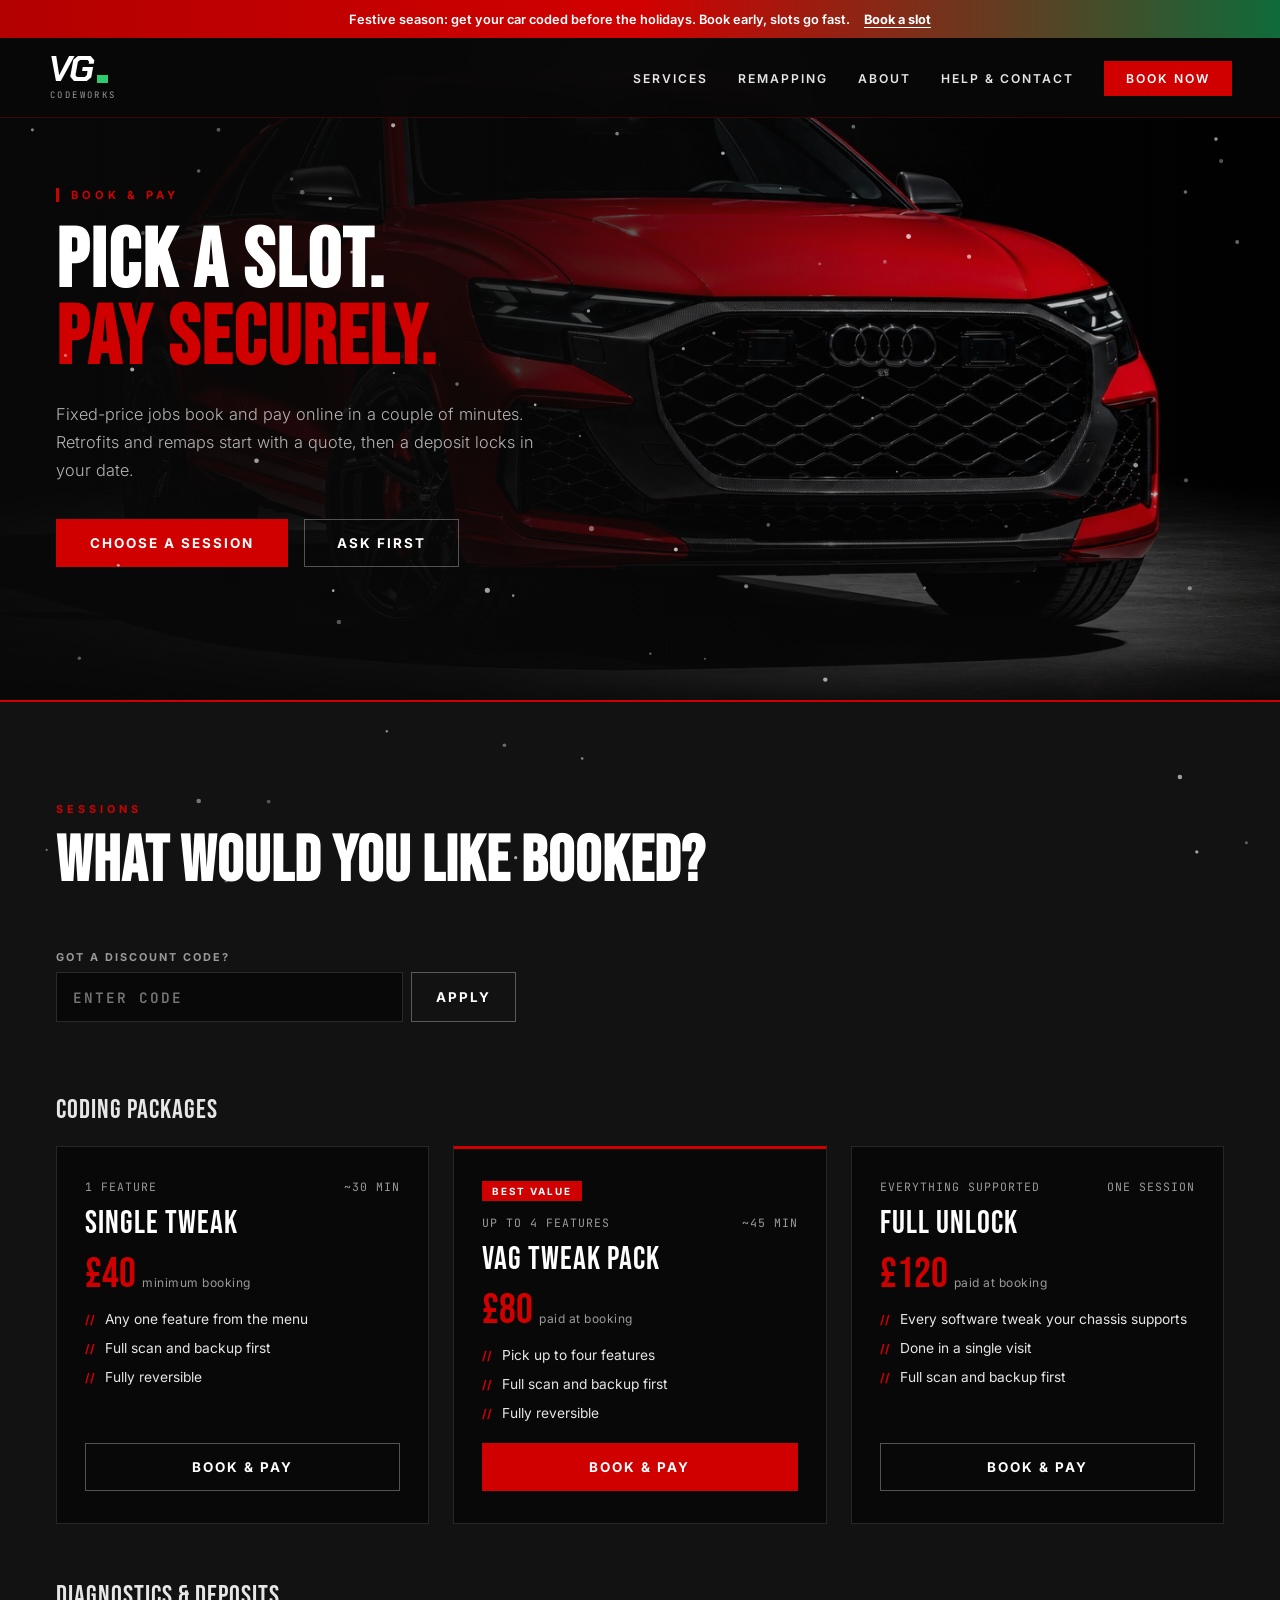
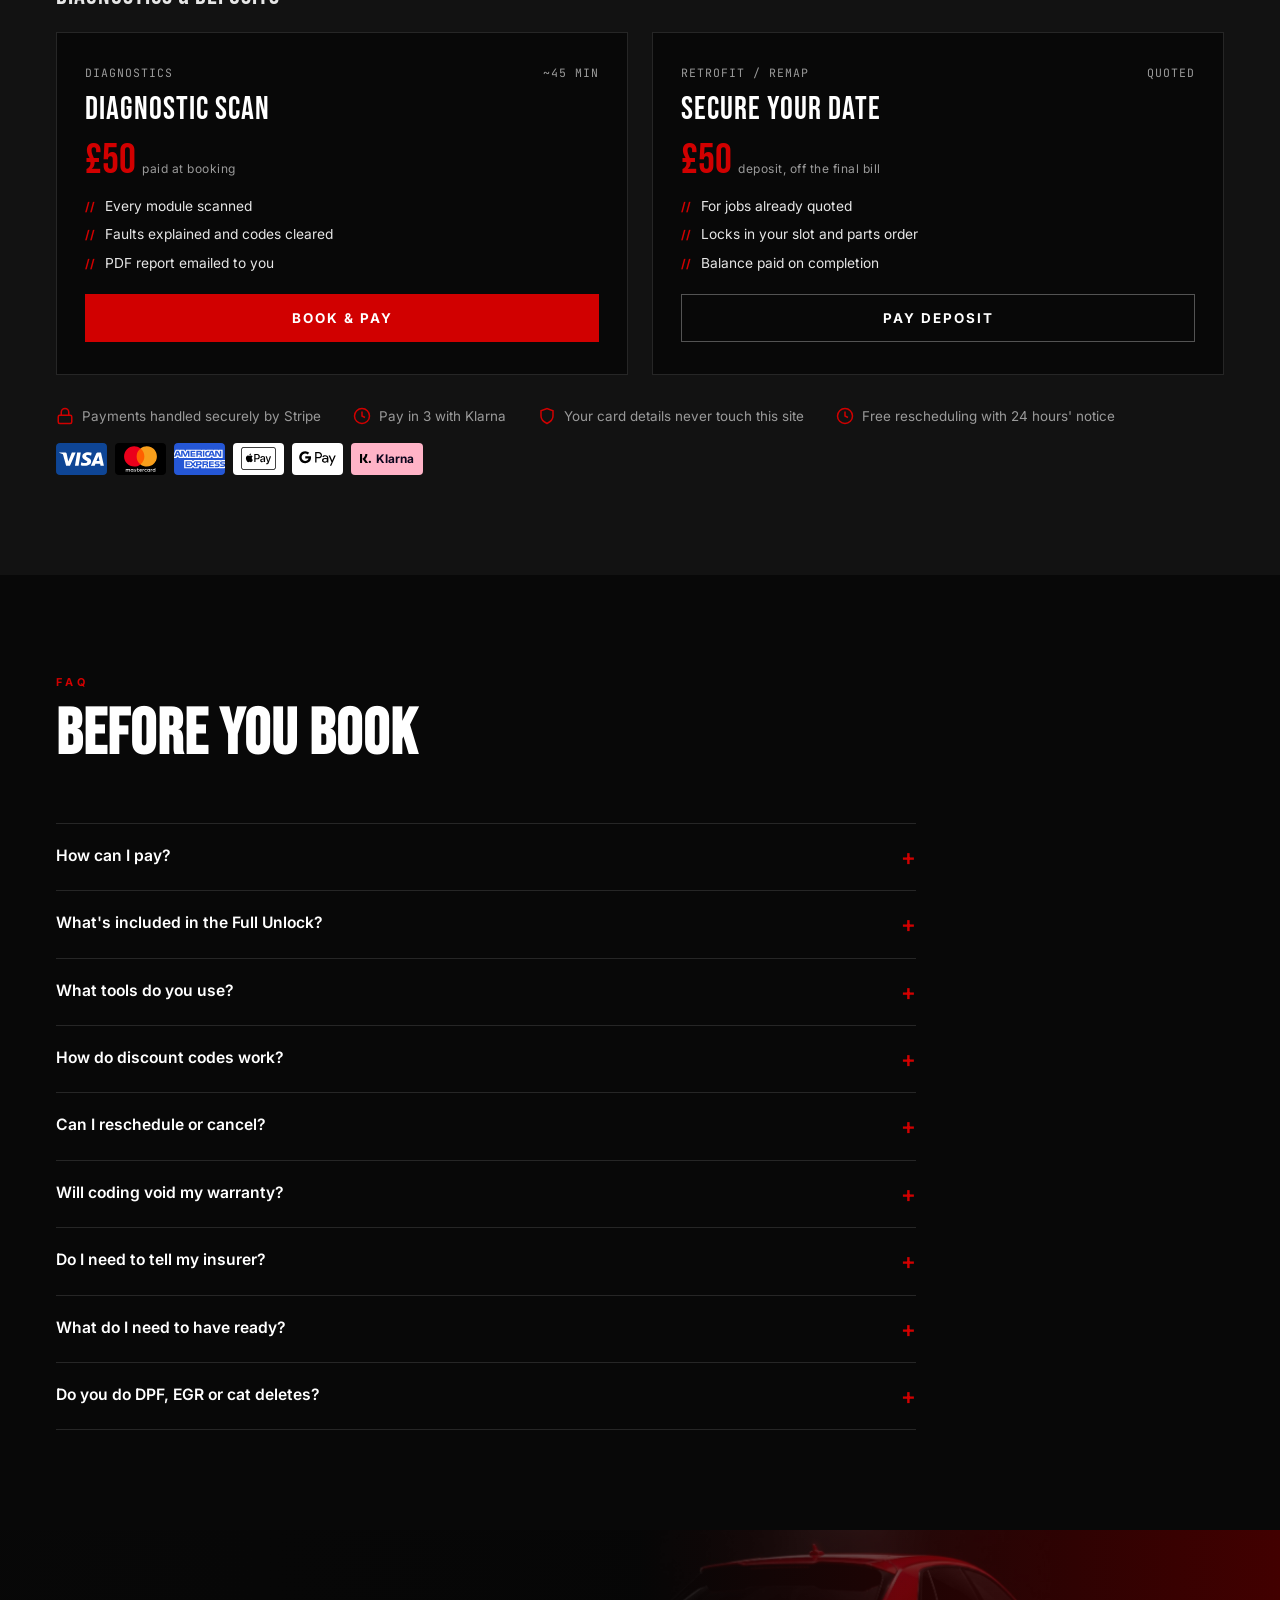
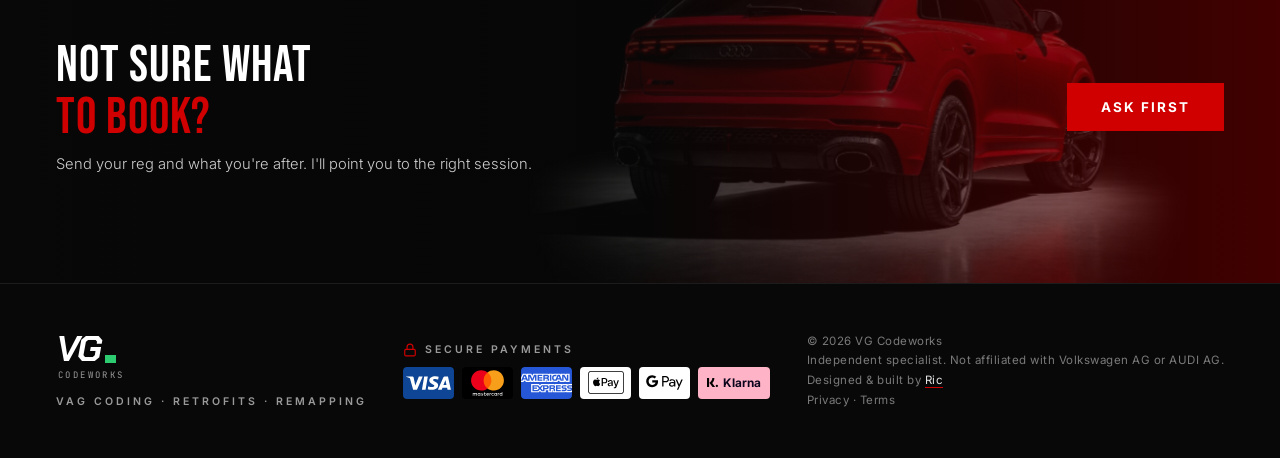
<file: book.html>
<!DOCTYPE html>
<html lang="en-GB">
<head>
<meta charset="UTF-8">
<meta name="viewport" content="width=device-width, initial-scale=1.0">
<title>Book &amp; Pay | VG Codeworks</title>
<meta name="description" content="Book a VAG coding session or diagnostic scan and pay securely online by card, Apple Pay or Google Pay.">
<meta name="theme-color" content="#080808">
<!-- EDIT: replace the domain once purchased -->
<link rel="canonical" href="https://www.vgcodeworks.co.uk/book.html">
<meta property="og:title" content="Book &amp; Pay | VG Codeworks">
<meta property="og:description" content="Book a VAG coding session or diagnostic scan and pay securely online by card, Apple Pay or Google Pay.">
<meta property="og:type" content="website">
<link rel="icon" href="images/icons/favicon.ico" sizes="any">
<link rel="icon" href="images/icons/icon.svg" type="image/svg+xml">
<link rel="apple-touch-icon" href="images/icons/apple-touch-icon.png">
<link rel="preconnect" href="https://fonts.googleapis.com">
<link rel="preconnect" href="https://fonts.gstatic.com" crossorigin>
<link href="https://fonts.googleapis.com/css2?family=Bebas+Neue&family=Chakra+Petch:ital,wght@1,700&family=Inter:wght@300;400;600;700&family=JetBrains+Mono:wght@500&display=swap" rel="stylesheet">
<link rel="stylesheet" href="styles.css">
</head>
<body>

<nav>
  <a href="index.html" class="logo" aria-label="VG Codeworks home"><span class="logo-mark">VG<i></i></span><span class="logo-word">CODEWORKS</span></a>
  <button class="menu-btn" aria-expanded="false" aria-controls="nav-links">Menu</button>
  <ul class="nav-links" id="nav-links">
    <li><a href="services.html">Services</a></li>
    <li><a href="remapping.html">Remapping</a></li>
    <li><a href="about.html">About</a></li>
    <li><a href="contact.html">Help &amp; Contact</a></li>
    <li><a href="book.html" class="nav-cta" aria-current="page">Book Now</a></li>
  </ul>
</nav>

<main>
<header class="page-hero" style="background-image: url('images/rs_q8_front.jpg'); background-position: 62% center">
  <div class="page-hero-inner">
    <div class="eyebrow">Book &amp; Pay</div>
    <h1 class="hero-title">PICK A SLOT.<br><span class="r">PAY SECURELY.</span></h1>
    <p class="hero-sub">Fixed-price jobs book and pay online in a couple of minutes. Retrofits and remaps start with a quote, then a deposit locks in your date.</p>
    <div class="hero-actions"><a href="#sessions" class="btn btn-primary">Choose a Session</a><a href="contact.html" class="btn btn-ghost">Ask First</a></div>
  </div>
</header>

<section class="bg-charcoal" id="sessions">
  <div class="section-header reveal">
    <p class="kicker">Sessions</p>
    <h2 class="section-title">What Would You Like Booked?</h2>
  </div>
  <form class="code-box reveal" data-code-form>
    <label for="code-input">Got a discount code?</label>
    <div class="code-row">
      <input id="code-input" type="text" data-code-input autocomplete="off" autocapitalize="characters" spellcheck="false" placeholder="Enter code">
      <button type="submit" class="btn btn-ghost">Apply</button>
    </div>
    <p class="code-status" data-code-status role="status"></p>
  </form>
  <h3 class="sub-head reveal">Coding Packages</h3>

  <div class="book-grid">
    <div class="book-card reveal">
      <div class="book-meta"><span>1 FEATURE</span><span>~30 MIN</span></div>
      <h3>Single Tweak</h3>
      <div class="book-price">£40<small>minimum booking</small></div>
      <ul>
        <li>Any one feature from the menu</li>
        <li>Full scan and backup first</li>
        <li>Fully reversible</li>
      </ul>
      <button class="btn btn-ghost" data-book="single">Book &amp; Pay</button>
    </div>
    <div class="book-card featured reveal">
      <span class="book-flag">Best value</span>
      <div class="book-meta"><span>UP TO 4 FEATURES</span><span>~45 MIN</span></div>
      <h3>VAG Tweak Pack</h3>
      <div class="book-price">£80<small>paid at booking</small></div>
      <ul>
        <li>Pick up to four features</li>
        <li>Full scan and backup first</li>
        <li>Fully reversible</li>
      </ul>
      <button class="btn btn-primary" data-book="pack">Book &amp; Pay</button>
    </div>
    <div class="book-card reveal">
      <div class="book-meta"><span>EVERYTHING SUPPORTED</span><span>ONE SESSION</span></div>
      <h3>Full Unlock</h3>
      <div class="book-price">£120<small>paid at booking</small></div>
      <ul>
        <li>Every software tweak your chassis supports</li>
        <li>Done in a single visit</li>
        <li>Full scan and backup first</li>
      </ul>
      <button class="btn btn-ghost" data-book="unlock">Book &amp; Pay</button>
    </div>
  </div>

  <h3 class="sub-head reveal">Diagnostics &amp; Deposits</h3>
  <div class="book-grid">
    <div class="book-card reveal">
      <div class="book-meta"><span>DIAGNOSTICS</span><span>~45 MIN</span></div>
      <h3>Diagnostic Scan</h3>
      <div class="book-price">£50<small>paid at booking</small></div>
      <ul>
        <li>Every module scanned</li>
        <li>Faults explained and codes cleared</li>
        <li>PDF report emailed to you</li>
      </ul>
      <button class="btn btn-primary" data-book="diagnostics">Book &amp; Pay</button>
    </div>
    <div class="book-card reveal">
      <div class="book-meta"><span>RETROFIT / REMAP</span><span>QUOTED</span></div>
      <h3>Secure Your Date</h3>
      <div class="book-price">£50<small>deposit, off the final bill</small></div>
      <ul>
        <li>For jobs already quoted</li>
        <li>Locks in your slot and parts order</li>
        <li>Balance paid on completion</li>
      </ul>
      <button class="btn btn-ghost" data-book="deposit">Pay Deposit</button>
    </div>
  </div>
  <div class="pay-trust reveal">
    <span><svg viewBox="0 0 24 24"><rect x="3" y="11" width="18" height="11" rx="2"/><path d="M7 11V7a5 5 0 0 1 10 0v4"/></svg>Payments handled securely by Stripe</span>
    <span><svg viewBox="0 0 24 24"><circle cx="12" cy="12" r="10"/><path d="M12 6v6l4 2"/></svg>Pay in 3 with Klarna</span>
    <span><svg viewBox="0 0 24 24"><path d="M12 22s8-4 8-10V5l-8-3-8 3v7c0 6 8 10 8 10z"/></svg>Your card details never touch this site</span>
    <!-- EDIT: your cancellation policy -->
    <span><svg viewBox="0 0 24 24"><circle cx="12" cy="12" r="10"/><path d="M12 6v6l4 2"/></svg>Free rescheduling with 24 hours' notice</span>
  </div>
  <!-- EDIT: only list methods you've switched on in Stripe -->
  <div class="pay-methods reveal">
    <ul class="pay-chips" aria-label="Accepted payment methods">
      <li><img class="pay-card" src="images/pay/visa.svg" alt="Visa" width="51" height="32"></li>
      <li><img class="pay-card" src="images/pay/mastercard.svg" alt="Mastercard" width="51" height="32"></li>
      <li><img class="pay-card" src="images/pay/amex.svg" alt="American Express" width="51" height="32"></li>
      <li class="pay-chip"><img src="images/pay/applepay.svg" alt="Apple Pay" width="36" height="23"></li>
      <li class="pay-chip gpay"><img src="images/pay/googlepay.svg" alt="Google Pay" width="38" height="15"></li>
      <li class="pay-chip klarna"><img src="images/pay/klarna.svg" alt="" width="12" height="12">Klarna</li>
    </ul>
  </div>
</section>

<section class="bg-black" id="faq">
  <div class="section-header reveal">
    <p class="kicker">FAQ</p>
    <h2 class="section-title">Before You Book</h2>
  </div>
  <div class="faq-list reveal">
    <details>
      <summary>How can I pay?</summary>
      <p>Card, Apple Pay, Google Pay or Klarna through Stripe's secure checkout. Apple Pay and Google Pay appear automatically on devices that support them. Klarna lets you pay in 3 interest-free instalments or pay in 30 days, subject to Klarna's approval. Your card details go straight to Stripe and never touch this site.</p>
    </details>
    <details>
      <summary>What's included in the Full Unlock?</summary>
      <p>Every software coding tweak your specific car supports, done in one visit. It covers coding only, so hardware retrofits are quoted separately. Send your reg first and I'll list what's possible on your car.</p>
    </details>
    <details>
      <summary>What tools do you use?</summary>
      <p>Diagnostics and coding are done with VCDS, the go-to diagnostic and coding software for VW Group cars. A few newer systems are locked and need dealer-only tools; if your job needs one, I'll tell you before you pay.</p>
    </details>
    <details>
      <summary>How do discount codes work?</summary>
      <p>Enter your code above before you book, or add it on the checkout page. It's checked and applied when you pay. For quoted jobs, add the code to your enquiry and it'll be taken off your quote.</p>
    </details>
    <details>
      <summary>Can I reschedule or cancel?</summary>
      <!-- EDIT: match your actual policy -->
      <p>Yes. Reschedule for free with at least 24 hours' notice. You can cancel for a full refund any time before the work starts. If I've already bought non-returnable parts for your job, I may keep their cost. Full details are in the <a href="terms.html">terms</a>.</p>
    </details>
    <details>
      <summary>Will coding void my warranty?</summary>
      <p>Enabling factory features generally doesn't, but a manufacturer can decline a claim if they believe a change caused a fault. Coding is fully reversible and your original configuration is backed up, so it can be restored before a dealer visit.</p>
    </details>
    <details>
      <summary>Do I need to tell my insurer?</summary>
      <p>For a remap or a hardware retrofit, yes. Insurers class these as modifications and not declaring them can invalidate a policy. Most convenience coding isn't a modification, but if you're unsure, ask your insurer.</p>
    </details>
    <details>
      <summary>What do I need to have ready?</summary>
      <p>The car, both keys if possible, and a safe place to park. For longer jobs, off-road parking and access to the car for the full session is best.</p>
    </details>
    <details>
      <summary>Do you do DPF, EGR or cat deletes?</summary>
      <p>No. They're illegal on road cars in the UK and will fail an MOT. If your DPF or EGR is giving trouble, I can diagnose it properly so it gets fixed rather than removed.</p>
    </details>
  </div>
</section>
<div class="img-band" style="background-image: url('images/rs_q8_rear_band.jpg'); background-position: 68% 60%">
  <div class="reveal">
    <div class="band-title">NOT SURE WHAT<br><span>TO BOOK?</span></div>
    <p class="band-sub">Send your reg and what you're after. I'll point you to the right session.</p>
  </div>
  <a href="contact.html" class="btn btn-primary">Ask First</a>
</div>
</main>

<footer>
  <div>
    <a href="index.html" class="logo" aria-label="VG Codeworks home"><span class="logo-mark">VG<i></i></span><span class="logo-word">CODEWORKS</span></a>
    <div class="footer-tagline">VAG Coding · Retrofits · Remapping</div>
  </div>
  <!-- EDIT: only list the methods switched on in your Stripe account -->
  <div class="footer-pay">
    <p class="footer-pay-label"><svg viewBox="0 0 24 24" aria-hidden="true"><rect x="3" y="11" width="18" height="11" rx="2"/><path d="M7 11V7a5 5 0 0 1 10 0v4"/></svg>Secure payments</p>
    <ul class="pay-chips" aria-label="Accepted payment methods">
      <li><img class="pay-card" src="images/pay/visa.svg" alt="Visa" width="51" height="32"></li>
      <li><img class="pay-card" src="images/pay/mastercard.svg" alt="Mastercard" width="51" height="32"></li>
      <li><img class="pay-card" src="images/pay/amex.svg" alt="American Express" width="51" height="32"></li>
      <li class="pay-chip"><img src="images/pay/applepay.svg" alt="Apple Pay" width="36" height="23"></li>
      <li class="pay-chip gpay"><img src="images/pay/googlepay.svg" alt="Google Pay" width="38" height="15"></li>
      <li class="pay-chip klarna"><img src="images/pay/klarna.svg" alt="" width="12" height="12">Klarna</li>
    </ul>
  </div>
  <div class="footer-copy">© <span class="yr"></span> VG Codeworks<br>Independent specialist. Not affiliated with Volkswagen AG or AUDI AG.<br>Designed &amp; built by <a href="https://ric-lee.co.uk" target="_blank" rel="noopener">Ric</a><br><span class="footer-legal"><a href="privacy.html">Privacy</a> · <a href="terms.html">Terms</a></span></div>
</footer>

<script src="config.js"></script>
<script src="main.js"></script>
</body>
</html>
</file>
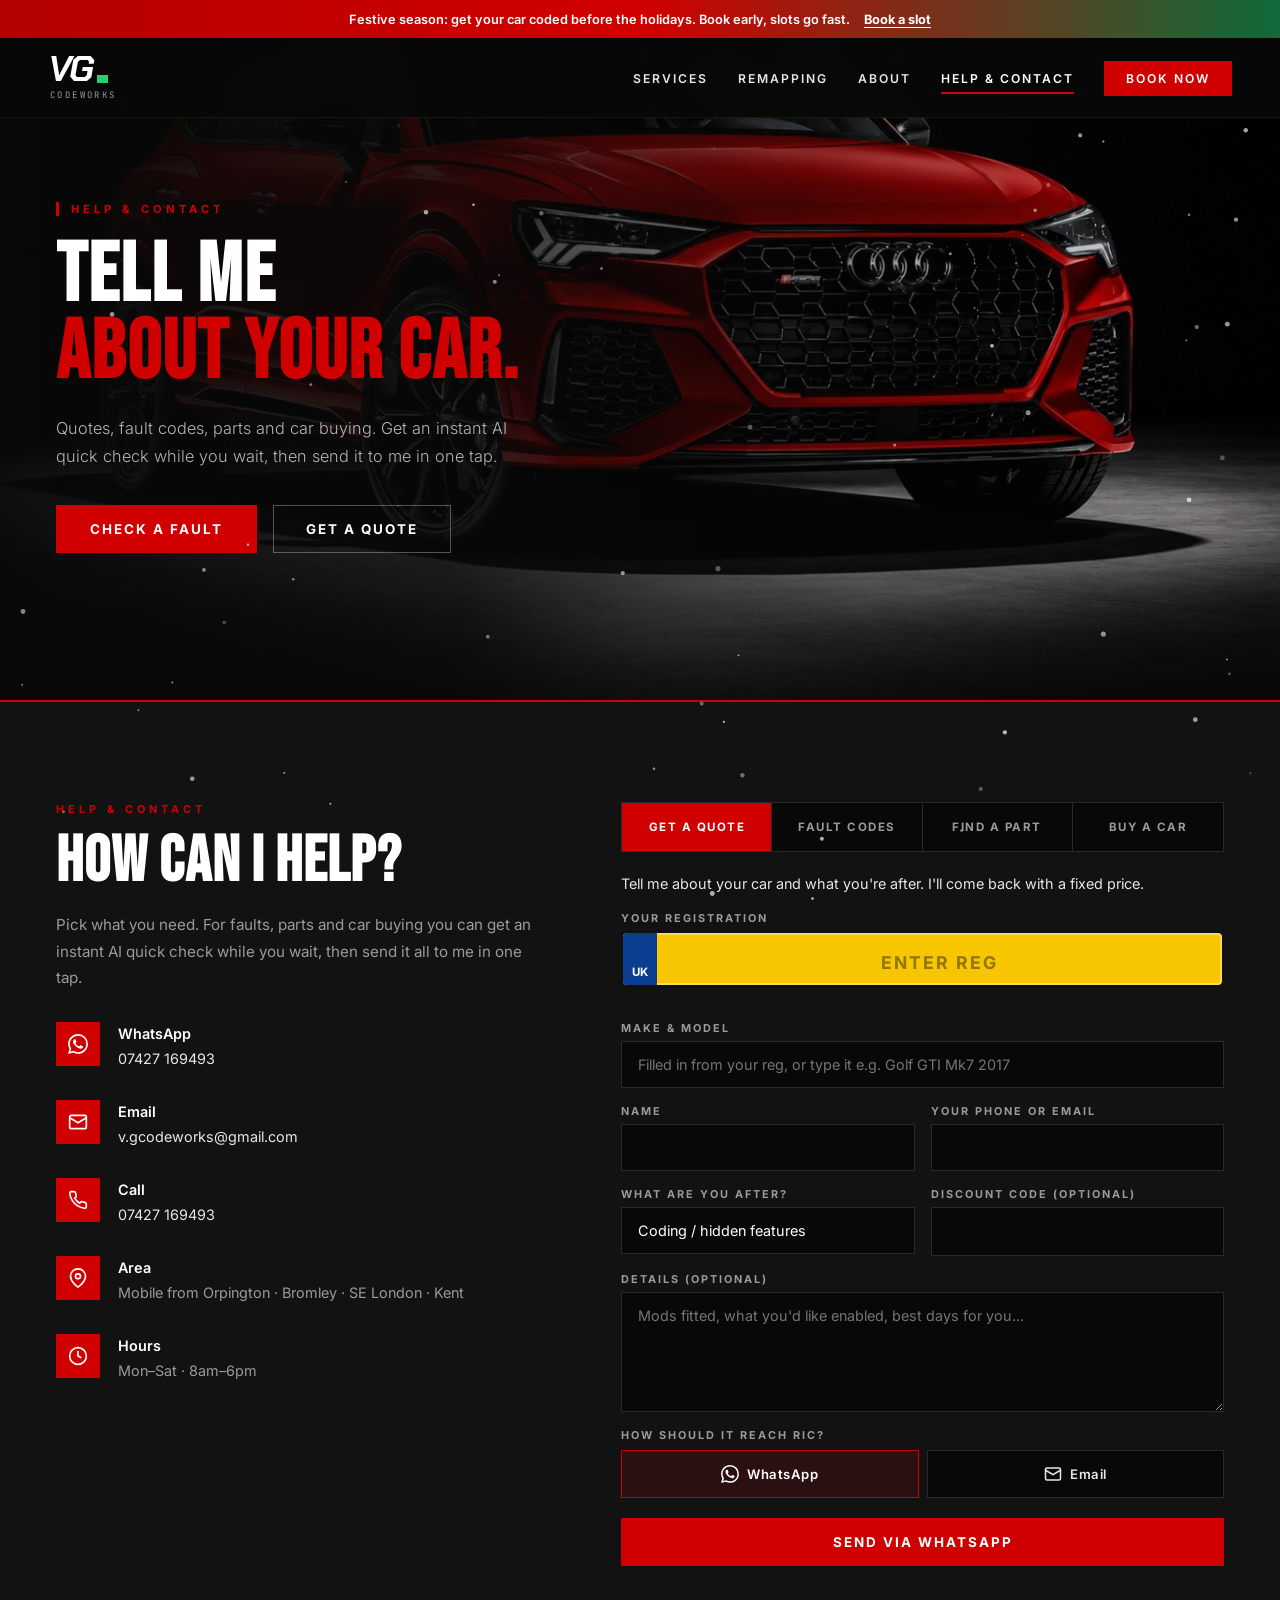
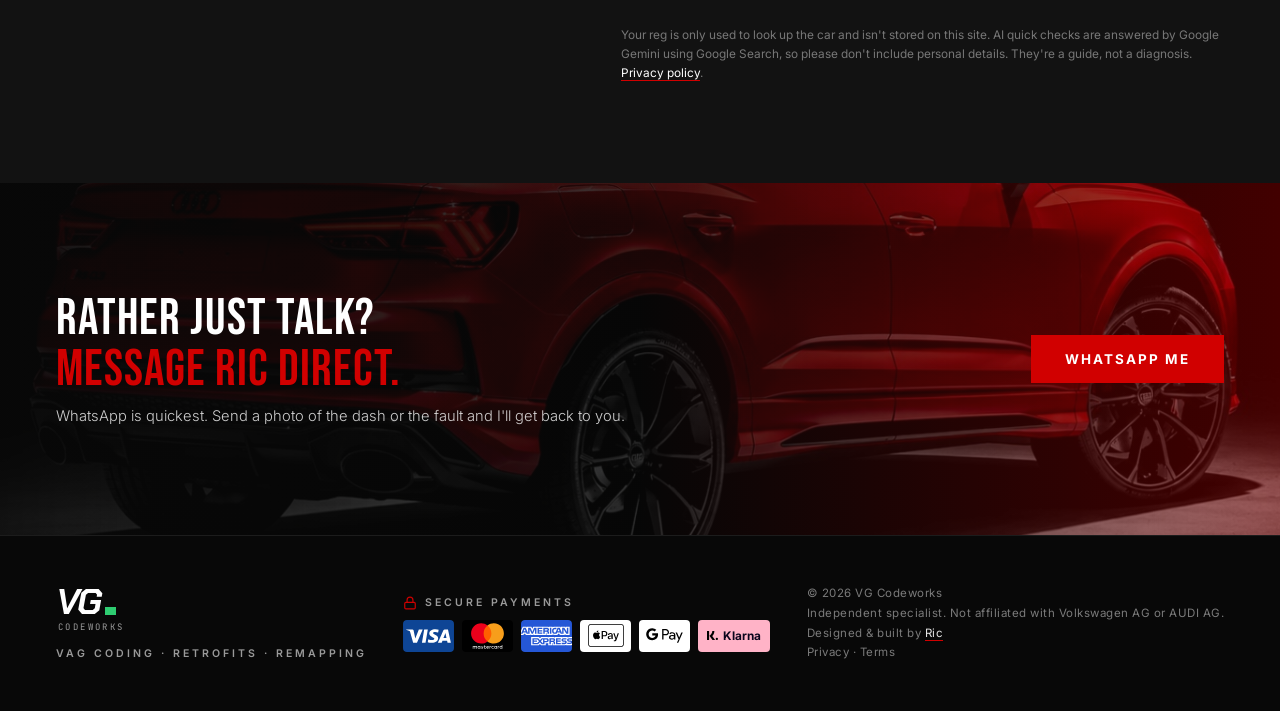
<file: contact.html>
<!DOCTYPE html>
<html lang="en-GB">
<head>
<meta charset="UTF-8">
<meta name="viewport" content="width=device-width, initial-scale=1.0">
<title>Contact | VG Codeworks</title>
<meta name="description" content="Get a quote for VAG coding, retrofits or remapping. Mobile service from Orpington across South East London and Kent.">
<meta name="theme-color" content="#080808">
<!-- EDIT: replace the domain once purchased -->
<link rel="canonical" href="https://www.vgcodeworks.co.uk/contact.html">
<meta property="og:title" content="Contact | VG Codeworks">
<meta property="og:description" content="Get a quote for VAG coding, retrofits or remapping. Mobile service from Orpington across South East London and Kent.">
<meta property="og:type" content="website">
<link rel="icon" href="images/icons/favicon.ico" sizes="any">
<link rel="icon" href="images/icons/icon.svg" type="image/svg+xml">
<link rel="apple-touch-icon" href="images/icons/apple-touch-icon.png">
<link rel="preconnect" href="https://fonts.googleapis.com">
<link rel="preconnect" href="https://fonts.gstatic.com" crossorigin>
<link href="https://fonts.googleapis.com/css2?family=Bebas+Neue&family=Chakra+Petch:ital,wght@1,700&family=Inter:wght@300;400;600;700&family=JetBrains+Mono:wght@500&display=swap" rel="stylesheet">
<link rel="stylesheet" href="styles.css">
</head>
<body>

<nav>
  <a href="index.html" class="logo" aria-label="VG Codeworks home"><span class="logo-mark">VG<i></i></span><span class="logo-word">CODEWORKS</span></a>
  <button class="menu-btn" aria-expanded="false" aria-controls="nav-links">Menu</button>
  <ul class="nav-links" id="nav-links">
    <li><a href="services.html">Services</a></li>
    <li><a href="remapping.html">Remapping</a></li>
    <li><a href="about.html">About</a></li>
    <li><a href="contact.html" aria-current="page">Help &amp; Contact</a></li>
    <li><a href="book.html" class="nav-cta">Book Now</a></li>
  </ul>
</nav>

<main>
<header class="page-hero" style="background-image: url('images/rs_q3_sportback_front.jpg'); background-position: right center">
  <div class="page-hero-inner">
    <div class="eyebrow">Help &amp; Contact</div>
    <h1 class="hero-title">TELL ME<br><span class="r">ABOUT YOUR CAR.</span></h1>
    <p class="hero-sub">Quotes, fault codes, parts and car buying. Get an instant AI quick check while you wait, then send it to me in one tap.</p>
    <div class="hero-actions"><a href="#fault" class="btn btn-primary">Check a Fault</a><a href="#quote" class="btn btn-ghost">Get a Quote</a></div>
  </div>
</header>

<section class="bg-charcoal contact" id="enquiry">
  <div class="reveal contact-side">
    <p class="kicker">Help &amp; Contact</p>
    <h2 class="section-title">How Can I Help?</h2>
    <p class="section-lead">Pick what you need. For faults, parts and car buying you can get an instant AI quick check while you wait, then send it all to me in one tap.</p>
    <!-- Contact details are filled in from CONTACT at the top of main.js -->
    <div class="contact-detail">
      <div class="contact-icon"><svg class="fill" viewBox="0 0 24 24" aria-hidden="true"><path d="M17.472 14.382c-.297-.149-1.758-.867-2.03-.967-.273-.099-.471-.148-.67.15-.197.297-.767.966-.94 1.164-.173.199-.347.223-.644.075-.297-.15-1.255-.463-2.39-1.475-.883-.788-1.48-1.761-1.653-2.059-.173-.297-.018-.458.13-.606.134-.133.298-.347.446-.52.149-.174.198-.298.298-.497.099-.198.05-.371-.025-.52-.075-.149-.669-1.612-.916-2.207-.242-.579-.487-.5-.669-.51-.173-.008-.371-.01-.57-.01-.198 0-.52.074-.792.372-.272.297-1.04 1.016-1.04 2.479 0 1.462 1.065 2.875 1.213 3.074.149.198 2.096 3.2 5.077 4.487.709.306 1.262.489 1.694.625.712.227 1.36.195 1.871.118.571-.085 1.758-.719 2.006-1.413.248-.694.248-1.289.173-1.413-.074-.124-.272-.198-.57-.347m-5.421 7.403h-.004a9.87 9.87 0 01-5.031-1.378l-.361-.214-3.741.982.998-3.648-.235-.374a9.86 9.86 0 01-1.51-5.26c.001-5.45 4.436-9.884 9.888-9.884 2.64 0 5.122 1.03 6.988 2.898a9.825 9.825 0 012.893 6.994c-.003 5.45-4.437 9.884-9.885 9.884m8.413-18.297A11.815 11.815 0 0012.05 0C5.495 0 .16 5.335.157 11.892c0 2.096.547 4.142 1.588 5.945L.057 24l6.305-1.654a11.882 11.882 0 005.683 1.448h.005c6.554 0 11.89-5.335 11.893-11.893a11.821 11.821 0 00-3.48-8.413Z"/></svg></div>
      <div class="contact-detail-text"><strong>WhatsApp</strong><a data-link="whatsapp" href="#">WhatsApp</a></div>
    </div>
    <div class="contact-detail">
      <div class="contact-icon"><svg class="fill" viewBox="0 0 24 24" aria-hidden="true"><path d="M11.944 0A12 12 0 0 0 0 12a12 12 0 0 0 12 12 12 12 0 0 0 12-12A12 12 0 0 0 12 0a12 12 0 0 0-.056 0zm4.962 7.224c.1-.002.321.023.465.14a.506.506 0 0 1 .171.325c.016.093.036.306.02.472-.18 1.898-.962 6.502-1.36 8.627-.168.9-.499 1.201-.82 1.23-.696.065-1.225-.46-1.9-.902-1.056-.693-1.653-1.124-2.678-1.8-1.185-.78-.417-1.21.258-1.91.177-.184 3.247-2.977 3.307-3.23.007-.032.014-.15-.056-.212s-.174-.041-.249-.024c-.106.024-1.793 1.14-5.061 3.345-.48.33-.913.49-1.302.48-.428-.008-1.252-.241-1.865-.44-.752-.245-1.349-.374-1.297-.789.027-.216.325-.437.893-.663 3.498-1.524 5.83-2.529 6.998-3.014 3.332-1.386 4.025-1.627 4.476-1.635z"/></svg></div>
      <div class="contact-detail-text"><strong>Telegram</strong><a data-link="telegram" href="#">Telegram</a></div>
    </div>
    <div class="contact-detail">
      <div class="contact-icon"><svg viewBox="0 0 24 24"><rect x="2" y="4" width="20" height="16" rx="2"/><path d="m22 7-10 6L2 7"/></svg></div>
      <div class="contact-detail-text"><strong>Email</strong><a data-link="email" href="#">Email</a></div>
    </div>
    <div class="contact-detail">
      <div class="contact-icon"><svg viewBox="0 0 24 24"><path d="M22 16.9v3a2 2 0 0 1-2.2 2 19.8 19.8 0 0 1-8.6-3.1 19.5 19.5 0 0 1-6-6A19.8 19.8 0 0 1 2.1 4.2 2 2 0 0 1 4.1 2h3a2 2 0 0 1 2 1.7c.1.9.4 1.8.7 2.7a2 2 0 0 1-.5 2.1L8 9.8a16 16 0 0 0 6 6l1.3-1.3a2 2 0 0 1 2.1-.4c.9.3 1.8.6 2.7.7a2 2 0 0 1 1.7 2z"/></svg></div>
      <div class="contact-detail-text"><strong>Call</strong><a data-link="phone" href="#">Call</a></div>
    </div>
    <div class="contact-detail">
      <div class="contact-icon"><svg viewBox="0 0 24 24"><path d="M21 10c0 7-9 13-9 13S3 17 3 10a9 9 0 0 1 18 0z"/><circle cx="12" cy="10" r="3"/></svg></div>
      <div class="contact-detail-text"><strong>Area</strong>Mobile from Orpington · Bromley · SE London · Kent</div>
    </div>
    <div class="contact-detail">
      <div class="contact-icon"><svg viewBox="0 0 24 24"><circle cx="12" cy="12" r="10"/><path d="M12 6v6l4 2"/></svg></div>
      <div class="contact-detail-text"><strong>Hours</strong>Mon–Sat · 8am–6pm</div>
    </div>
  </div>

  <form id="quote-form" class="reveal" novalidate>
    <div class="mode-tabs" role="tablist" aria-label="What do you need?">
      <button type="button" role="tab" data-mode="quote" aria-selected="true">Get a quote</button>
      <button type="button" role="tab" data-mode="fault" aria-selected="false">Fault codes</button>
      <button type="button" role="tab" data-mode="part" aria-selected="false">Find a part</button>
      <button type="button" role="tab" data-mode="source" aria-selected="false">Buy a car</button>
    </div>

    <div class="mode-intro" data-for="quote"><p>Tell me about your car and what you're after. I'll come back with a fixed price.</p></div>
    <div class="mode-intro" data-for="fault" hidden><p>Car showing a warning light or fault codes? Add them below for an instant guide to what they mean and whether it's safe to drive.</p></div>
    <div class="mode-intro" data-for="part" hidden><p>Not sure what a part is called or which one fits? Describe it or add a photo.</p></div>
    <div class="mode-intro" data-for="source" hidden><p>Looking for a car? Tell me your budget and needs. I can find, inspect and scan one for you before you buy.</p></div>

    <div class="field" data-for="quote fault part">
      <span class="field-label" id="plate-label">Your registration</span>
      <div class="plate-row" data-plate-widget>
        <div class="plate"><span class="plate-band" aria-hidden="true">UK</span><input type="text" name="reg" id="f-reg" aria-labelledby="plate-label" autocomplete="off" autocapitalize="characters" spellcheck="false" maxlength="8" placeholder="ENTER REG"></div>
        <button type="button" class="btn btn-ghost plate-btn" data-plate-check hidden>Check</button>
      </div>
      <div class="plate-result" data-plate-result role="status"></div>
    </div>
    <div class="field" data-for="quote fault part">
      <label for="f-car">Make &amp; model</label>
      <input id="f-car" name="car" type="text" placeholder="Filled in from your reg, or type it e.g. Golf GTI Mk7 2017">
    </div>

    <div class="form-row">
      <div class="field"><label for="f-name">Name</label><input id="f-name" name="name" type="text" autocomplete="name"></div>
      <div class="field"><label for="f-contact">Your phone or email</label><input id="f-contact" name="contact" type="text" autocomplete="email"></div>
    </div>

    <!-- Quote -->
    <div class="form-row" data-for="quote">
      <div class="field">
        <label for="f-service">What are you after?</label>
        <select id="f-service" name="service">
          <option>Coding / hidden features</option>
          <option>Diagnostics / fault finding</option>
          <option>OEM retrofit</option>
          <option>Ambient lighting</option>
          <option>Minor service</option>
          <option>Stage 1 remap</option>
          <option>Stage 2 remap</option>
          <option>Not sure, just asking</option>
        </select>
      </div>
      <div class="field"><label for="f-code">Discount code (optional)</label><input id="f-code" name="code" type="text" autocomplete="off" autocapitalize="characters" spellcheck="false"></div>
    </div>
    <div class="field" data-for="quote">
      <label for="f-msg">Details (optional)</label>
      <textarea id="f-msg" name="message" placeholder="Mods fitted, what you'd like enabled, best days for you..."></textarea>
    </div>

    <!-- Fault -->
    <div class="field" data-for="fault" hidden>
      <label for="f-codes">Fault codes (if you have them)</label>
      <input id="f-codes" name="codes" type="text" placeholder="e.g. P0299, P2015" autocapitalize="characters" spellcheck="false">
    </div>
    <div class="field" data-for="fault" hidden>
      <label for="f-symptoms">Warning lights &amp; symptoms</label>
      <textarea id="f-symptoms" name="symptoms" placeholder="e.g. Orange engine light, lacks power going uphill, started after a long motorway run..."></textarea>
    </div>

    <!-- Part -->
    <div class="field" data-for="part" hidden>
      <label for="f-part">Describe the part</label>
      <textarea id="f-part" name="part" placeholder="e.g. Plastic pipe with a sensor, on top of the engine near the intercooler, cracked..."></textarea>
    </div>

    <!-- Source -->
    <div class="field" data-for="source" hidden>
      <label for="f-wanted">What are you looking for?</label>
      <input id="f-wanted" name="wanted" type="text" placeholder="e.g. Golf GTI or Leon Cupra, 2016 onwards, auto">
    </div>
    <div class="form-row" data-for="source" hidden>
      <div class="field"><label for="f-budget">Budget</label><input id="f-budget" name="budget" type="text" placeholder="e.g. £12,000"></div>
      <div class="field"><label for="f-needs">Must-haves / how you'll use it</label><input id="f-needs" name="needs" type="text" placeholder="e.g. 5 doors, low insurance, long commute"></div>
    </div>

    <!-- Photo (fault + part) -->
    <div class="field" data-for="fault part" hidden>
      <span class="field-label">Photo (optional)</span>
      <label class="photo-drop">
        <input type="file" accept="image/*" data-photo>
        <span data-photo-label>Add a photo of the dashboard or the part</span>
      </label>
      <img class="photo-preview" data-photo-preview alt="Your photo" hidden>
    </div>

    <fieldset class="channel-pick">
      <legend>How should it reach Ric?</legend>
      <div class="channel-options">
        <label class="channel"><input type="radio" name="channel" value="direct" checked><span><svg viewBox="0 0 24 24" aria-hidden="true"><path d="M22 2 11 13"/><path d="M22 2 15 22l-4-9-9-4z"/></svg>Send to Ric now</span></label>
        <label class="channel"><input type="radio" name="channel" value="whatsapp"><span><svg class="fill" viewBox="0 0 24 24" aria-hidden="true"><path d="M17.472 14.382c-.297-.149-1.758-.867-2.03-.967-.273-.099-.471-.148-.67.15-.197.297-.767.966-.94 1.164-.173.199-.347.223-.644.075-.297-.15-1.255-.463-2.39-1.475-.883-.788-1.48-1.761-1.653-2.059-.173-.297-.018-.458.13-.606.134-.133.298-.347.446-.52.149-.174.198-.298.298-.497.099-.198.05-.371-.025-.52-.075-.149-.669-1.612-.916-2.207-.242-.579-.487-.5-.669-.51-.173-.008-.371-.01-.57-.01-.198 0-.52.074-.792.372-.272.297-1.04 1.016-1.04 2.479 0 1.462 1.065 2.875 1.213 3.074.149.198 2.096 3.2 5.077 4.487.709.306 1.262.489 1.694.625.712.227 1.36.195 1.871.118.571-.085 1.758-.719 2.006-1.413.248-.694.248-1.289.173-1.413-.074-.124-.272-.198-.57-.347m-5.421 7.403h-.004a9.87 9.87 0 01-5.031-1.378l-.361-.214-3.741.982.998-3.648-.235-.374a9.86 9.86 0 01-1.51-5.26c.001-5.45 4.436-9.884 9.888-9.884 2.64 0 5.122 1.03 6.988 2.898a9.825 9.825 0 012.893 6.994c-.003 5.45-4.437 9.884-9.885 9.884m8.413-18.297A11.815 11.815 0 0012.05 0C5.495 0 .16 5.335.157 11.892c0 2.096.547 4.142 1.588 5.945L.057 24l6.305-1.654a11.882 11.882 0 005.683 1.448h.005c6.554 0 11.89-5.335 11.893-11.893a11.821 11.821 0 00-3.48-8.413Z"/></svg>WhatsApp</span></label>
        <label class="channel"><input type="radio" name="channel" value="email"><span><svg viewBox="0 0 24 24"><rect x="2" y="4" width="20" height="16" rx="2"/><path d="m22 7-10 6L2 7"/></svg>Email</span></label>
      </div>
    </fieldset>

    <input class="hp" type="text" name="website" tabindex="-1" autocomplete="off" aria-hidden="true">
    <div class="form-actions">
      <button type="button" class="btn btn-ghost" id="ai-btn" data-for="fault part source" hidden>Get instant AI check</button>
      <button type="submit" class="btn btn-primary" id="send-btn">Send via WhatsApp</button>
    </div>
    <p class="form-status" id="form-status" role="status"></p>

    <div class="ai-panel" id="ai-panel" hidden aria-live="polite"></div>
    <p class="privacy-note">Your reg is only used to look up the car and isn't stored on this site. AI quick checks are answered by Google Gemini using Google Search, so please don't include personal details. They're a guide, not a diagnosis. <a href="privacy.html">Privacy policy</a>.</p>
  </form>
</section>

<div class="img-band" style="background-image: url('images/rs_q3_sportback_rear.jpg'); background-position: 62% 55%">
  <div class="reveal">
    <div class="band-title">RATHER JUST TALK?<br><span>MESSAGE RIC DIRECT.</span></div>
    <p class="band-sub">WhatsApp is quickest. Send a photo of the dash or the fault and I'll get back to you.</p>
  </div>
  <a data-link="whatsapp" data-keep-text="1" href="#" class="btn btn-primary">WhatsApp Me</a>
</div>
</main>

<footer>
  <div>
    <a href="index.html" class="logo" aria-label="VG Codeworks home"><span class="logo-mark">VG<i></i></span><span class="logo-word">CODEWORKS</span></a>
    <div class="footer-tagline">VAG Coding · Retrofits · Remapping</div>
  </div>
  <!-- EDIT: only list the methods switched on in your Stripe account -->
  <div class="footer-pay">
    <p class="footer-pay-label"><svg viewBox="0 0 24 24" aria-hidden="true"><rect x="3" y="11" width="18" height="11" rx="2"/><path d="M7 11V7a5 5 0 0 1 10 0v4"/></svg>Secure payments</p>
    <ul class="pay-chips" aria-label="Accepted payment methods">
      <li><img class="pay-card" src="images/pay/visa.svg" alt="Visa" width="51" height="32"></li>
      <li><img class="pay-card" src="images/pay/mastercard.svg" alt="Mastercard" width="51" height="32"></li>
      <li><img class="pay-card" src="images/pay/amex.svg" alt="American Express" width="51" height="32"></li>
      <li class="pay-chip"><img src="images/pay/applepay.svg" alt="Apple Pay" width="36" height="23"></li>
      <li class="pay-chip gpay"><img src="images/pay/googlepay.svg" alt="Google Pay" width="38" height="15"></li>
      <li class="pay-chip klarna"><img src="images/pay/klarna.svg" alt="" width="12" height="12">Klarna</li>
    </ul>
  </div>
  <div class="footer-copy">© <span class="yr"></span> VG Codeworks<br>Independent specialist. Not affiliated with Volkswagen AG or AUDI AG.<br>Designed &amp; built by <a href="https://ric-lee.co.uk" target="_blank" rel="noopener">Ric</a><br><span class="footer-legal"><a href="privacy.html">Privacy</a> · <a href="terms.html">Terms</a></span></div>
</footer>

<script src="config.js"></script>
<script src="main.js"></script>
</body>
</html>
</file>
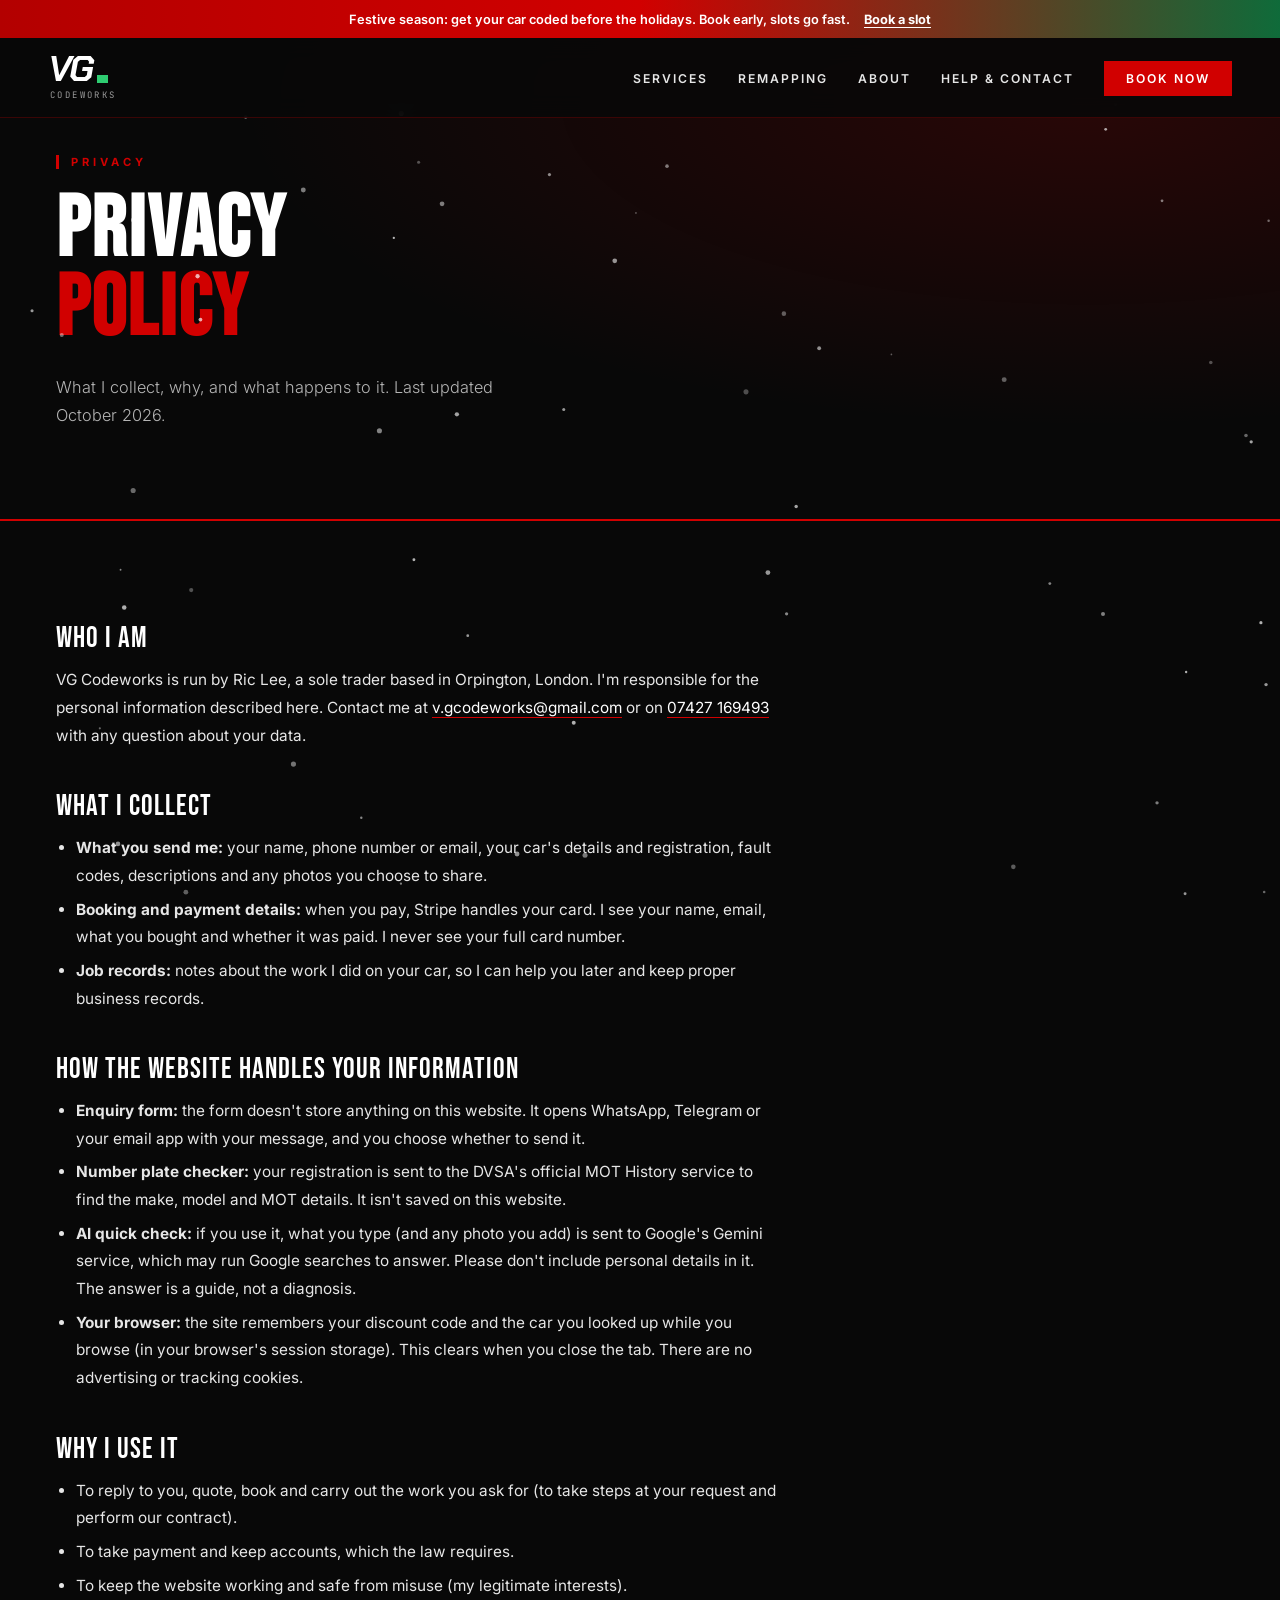
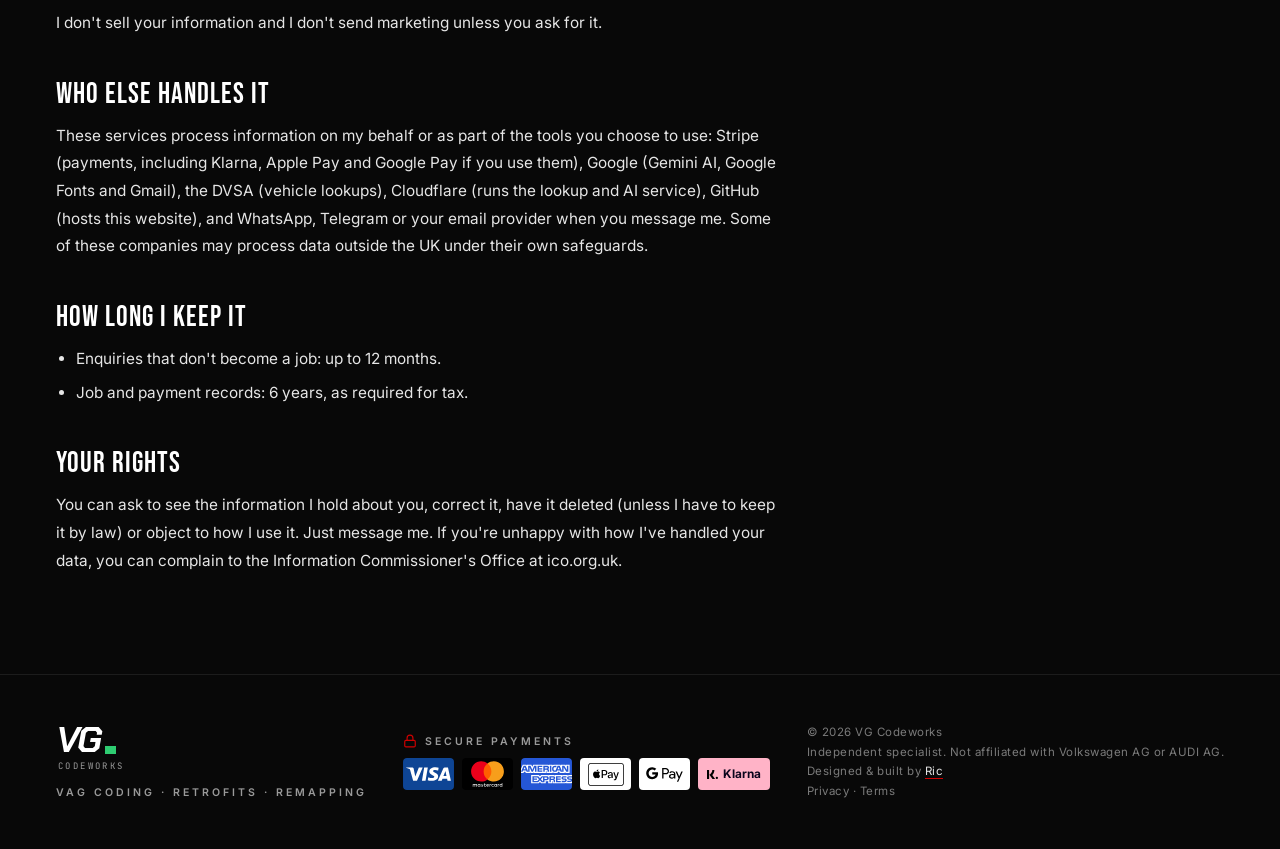
<file: privacy.html>
<!DOCTYPE html>
<html lang="en-GB">
<head>
<meta charset="UTF-8">
<meta name="viewport" content="width=device-width, initial-scale=1.0">
<title>Privacy Policy | VG Codeworks</title>
<meta name="description" content="How VG Codeworks uses your details, your car's registration and the information you send.">
<meta name="theme-color" content="#080808">
<!-- EDIT: replace the domain once purchased -->
<link rel="canonical" href="https://www.vgcodeworks.co.uk/privacy.html">
<meta property="og:title" content="Privacy Policy | VG Codeworks">
<meta property="og:description" content="How VG Codeworks uses your details, your car's registration and the information you send.">
<meta property="og:type" content="website">
<link rel="icon" href="images/icons/favicon.ico" sizes="any">
<link rel="icon" href="images/icons/icon.svg" type="image/svg+xml">
<link rel="apple-touch-icon" href="images/icons/apple-touch-icon.png">
<link rel="preconnect" href="https://fonts.googleapis.com">
<link rel="preconnect" href="https://fonts.gstatic.com" crossorigin>
<link href="https://fonts.googleapis.com/css2?family=Bebas+Neue&family=Chakra+Petch:ital,wght@1,700&family=Inter:wght@300;400;600;700&family=JetBrains+Mono:wght@500&display=swap" rel="stylesheet">
<link rel="stylesheet" href="styles.css">
</head>
<body>

<nav>
  <a href="index.html" class="logo" aria-label="VG Codeworks home"><span class="logo-mark">VG<i></i></span><span class="logo-word">CODEWORKS</span></a>
  <button class="menu-btn" aria-expanded="false" aria-controls="nav-links">Menu</button>
  <ul class="nav-links" id="nav-links">
    <li><a href="services.html">Services</a></li>
    <li><a href="remapping.html">Remapping</a></li>
    <li><a href="about.html">About</a></li>
    <li><a href="contact.html">Help &amp; Contact</a></li>
    <li><a href="book.html" class="nav-cta">Book Now</a></li>
  </ul>
</nav>

<main>
<header class="legal-hero">
  <div class="page-hero-inner">
    <div class="eyebrow">Privacy</div>
    <h1 class="hero-title">PRIVACY<br><span class="r">POLICY</span></h1>
    <p class="hero-sub">What I collect, why, and what happens to it. Last updated October 2026.</p>
  </div>
</header>

<section class="bg-black legal">
  <div class="prose legal-body">
    <h2>Who I am</h2>
    <p>VG Codeworks is run by Ric Lee, a sole trader based in Orpington, London. I'm responsible for the personal information described here. Contact me at <a data-link="email" href="#">my email address</a> or on <a data-link="whatsapp" href="#">WhatsApp</a> with any question about your data.</p>

    <h2>What I collect</h2>
    <ul>
      <li><strong>What you send me:</strong> your name, phone number or email, your car's details and registration, fault codes, descriptions and any photos you choose to share.</li>
      <li><strong>Booking and payment details:</strong> when you pay, Stripe handles your card. I see your name, email, what you bought and whether it was paid. I never see your full card number.</li>
      <li><strong>Job records:</strong> notes about the work I did on your car, so I can help you later and keep proper business records.</li>
    </ul>

    <h2>How the website handles your information</h2>
    <ul>
      <li><strong>Enquiry form:</strong> the form doesn't store anything on this website. It opens WhatsApp, Telegram or your email app with your message, and you choose whether to send it.</li>
      <li><strong>Number plate checker:</strong> your registration is sent to the DVSA's official MOT History service to find the make, model and MOT details. It isn't saved on this website.</li>
      <li><strong>AI quick check:</strong> if you use it, what you type (and any photo you add) is sent to Google's Gemini service, which may run Google searches to answer. Please don't include personal details in it. The answer is a guide, not a diagnosis.</li>
      <li><strong>Your browser:</strong> the site remembers your discount code and the car you looked up while you browse (in your browser's session storage). This clears when you close the tab. There are no advertising or tracking cookies.</li>
    </ul>

    <h2>Why I use it</h2>
    <ul>
      <li>To reply to you, quote, book and carry out the work you ask for (to take steps at your request and perform our contract).</li>
      <li>To take payment and keep accounts, which the law requires.</li>
      <li>To keep the website working and safe from misuse (my legitimate interests).</li>
    </ul>
    <p>I don't sell your information and I don't send marketing unless you ask for it.</p>

    <h2>Who else handles it</h2>
    <p>These services process information on my behalf or as part of the tools you choose to use: Stripe (payments, including Klarna, Apple Pay and Google Pay if you use them), Google (Gemini AI, Google Fonts and Gmail), the DVSA (vehicle lookups), Cloudflare (runs the lookup and AI service), GitHub (hosts this website), and WhatsApp, Telegram or your email provider when you message me. Some of these companies may process data outside the UK under their own safeguards.</p>

    <h2>How long I keep it</h2>
    <ul>
      <li>Enquiries that don't become a job: up to 12 months.</li>
      <li>Job and payment records: 6 years, as required for tax.</li>
    </ul>

    <h2>Your rights</h2>
    <p>You can ask to see the information I hold about you, correct it, have it deleted (unless I have to keep it by law) or object to how I use it. Just message me. If you're unhappy with how I've handled your data, you can complain to the Information Commissioner's Office at ico.org.uk.</p>
  </div>
</section>
</main>

<footer>
  <div>
    <a href="index.html" class="logo" aria-label="VG Codeworks home"><span class="logo-mark">VG<i></i></span><span class="logo-word">CODEWORKS</span></a>
    <div class="footer-tagline">VAG Coding · Retrofits · Remapping</div>
  </div>
  <!-- EDIT: only list the methods switched on in your Stripe account -->
  <div class="footer-pay">
    <p class="footer-pay-label"><svg viewBox="0 0 24 24" aria-hidden="true"><rect x="3" y="11" width="18" height="11" rx="2"/><path d="M7 11V7a5 5 0 0 1 10 0v4"/></svg>Secure payments</p>
    <ul class="pay-chips" aria-label="Accepted payment methods">
      <li><img class="pay-card" src="images/pay/visa.svg" alt="Visa" width="51" height="32"></li>
      <li><img class="pay-card" src="images/pay/mastercard.svg" alt="Mastercard" width="51" height="32"></li>
      <li><img class="pay-card" src="images/pay/amex.svg" alt="American Express" width="51" height="32"></li>
      <li class="pay-chip"><img src="images/pay/applepay.svg" alt="Apple Pay" width="36" height="23"></li>
      <li class="pay-chip gpay"><img src="images/pay/googlepay.svg" alt="Google Pay" width="38" height="15"></li>
      <li class="pay-chip klarna"><img src="images/pay/klarna.svg" alt="" width="12" height="12">Klarna</li>
    </ul>
  </div>
  <div class="footer-copy">© <span class="yr"></span> VG Codeworks<br>Independent specialist. Not affiliated with Volkswagen AG or AUDI AG.<br>Designed &amp; built by <a href="https://ric-lee.co.uk" target="_blank" rel="noopener">Ric</a><br><span class="footer-legal"><a href="privacy.html">Privacy</a> · <a href="terms.html">Terms</a></span></div>
</footer>

<script src="config.js"></script>
<script src="main.js"></script>
</body>
</html>
</file>
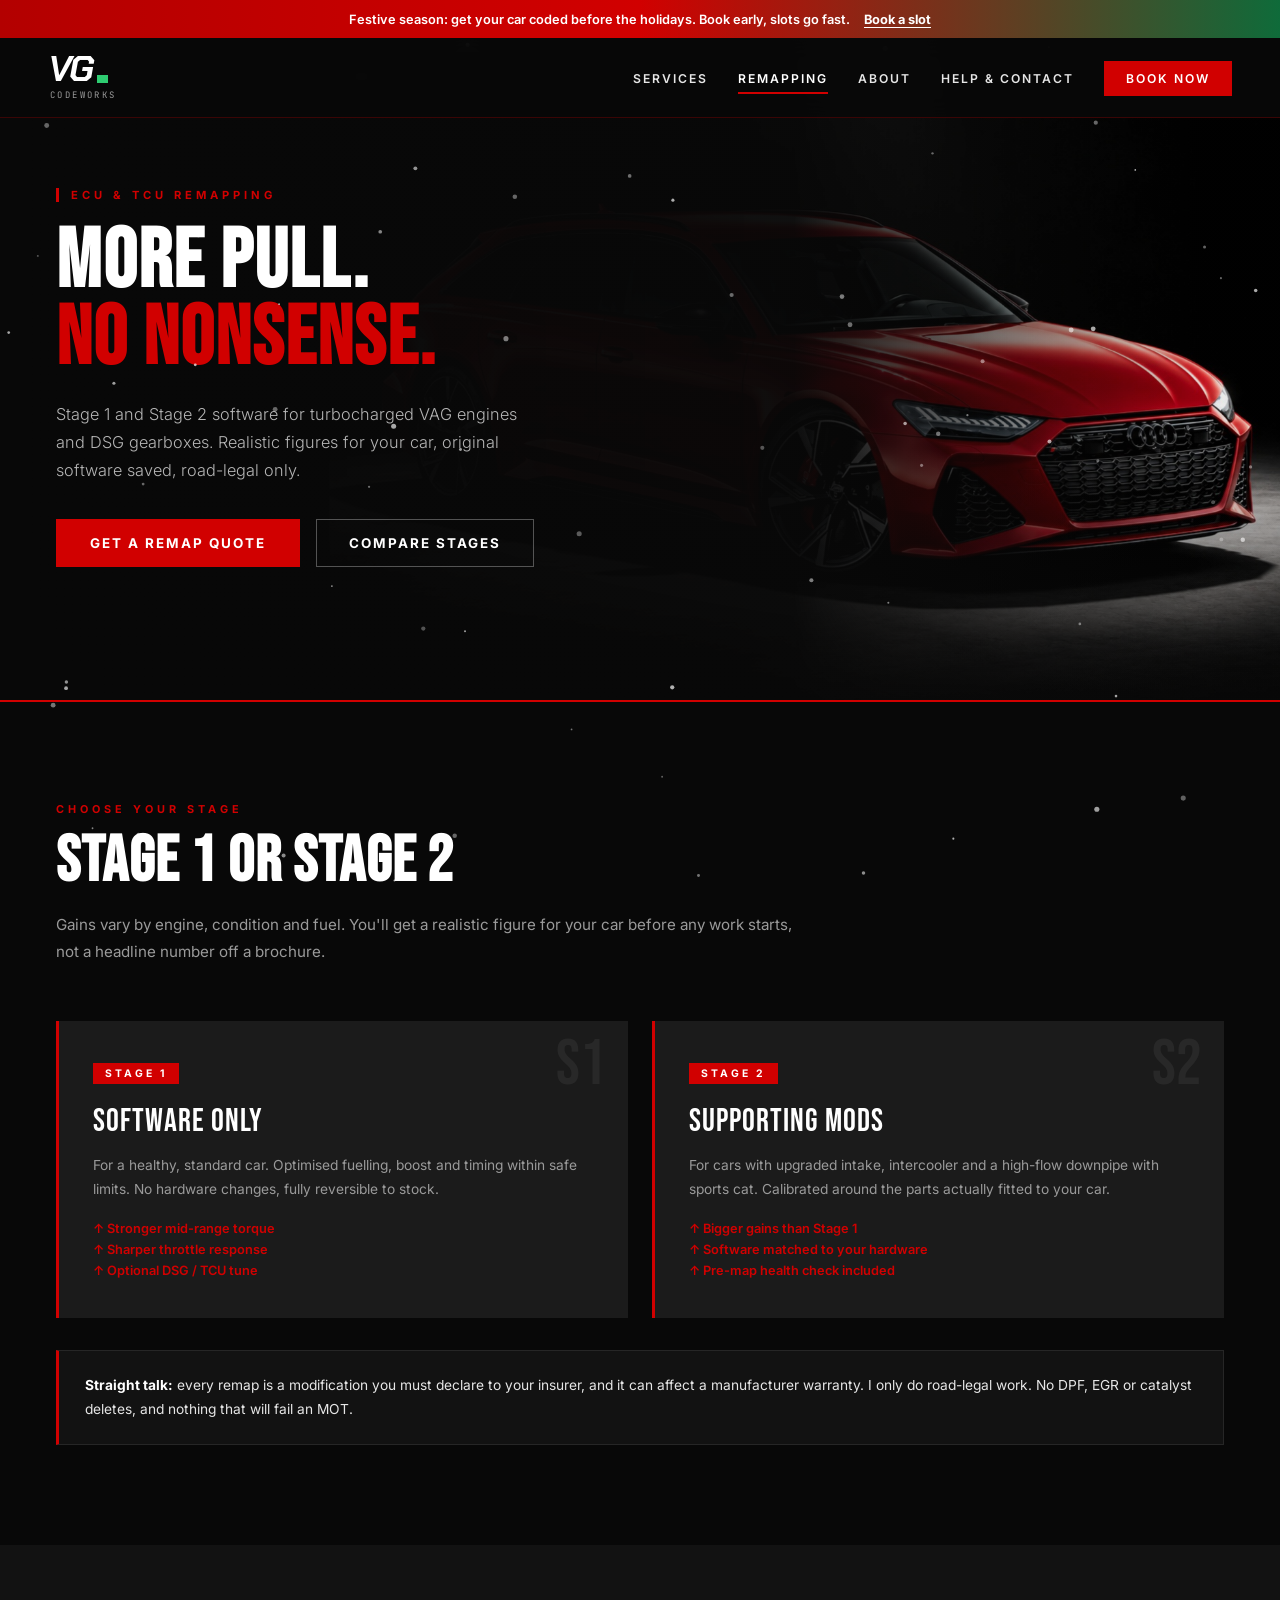
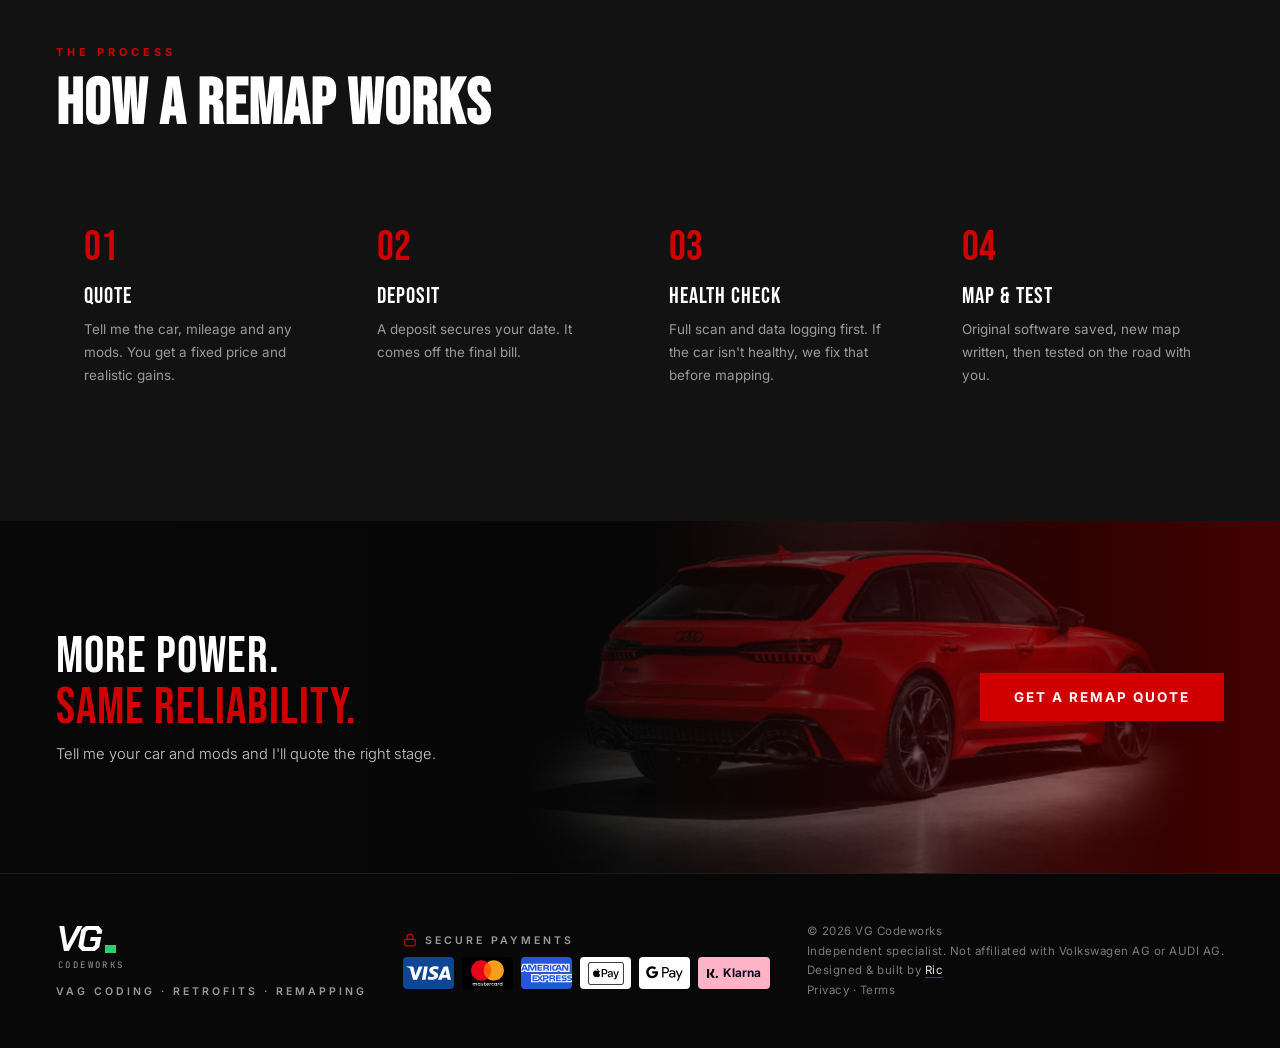
<file: remapping.html>
<!DOCTYPE html>
<html lang="en-GB">
<head>
<meta charset="UTF-8">
<meta name="viewport" content="width=device-width, initial-scale=1.0">
<title>Remapping | VG Codeworks · Stage 1 &amp; Stage 2 VAG Remaps</title>
<meta name="description" content="Road-legal Stage 1 and Stage 2 remaps for turbocharged Audi, VW, SEAT, Skoda and Cupra engines and DSG gearboxes. Honest figures, fully reversible.">
<meta name="theme-color" content="#080808">
<!-- EDIT: replace the domain once purchased -->
<link rel="canonical" href="https://www.vgcodeworks.co.uk/remapping.html">
<meta property="og:title" content="Remapping | VG Codeworks · Stage 1 &amp; Stage 2 VAG Remaps">
<meta property="og:description" content="Road-legal Stage 1 and Stage 2 remaps for turbocharged Audi, VW, SEAT, Skoda and Cupra engines and DSG gearboxes. Honest figures, fully reversible.">
<meta property="og:type" content="website">
<link rel="icon" href="images/icons/favicon.ico" sizes="any">
<link rel="icon" href="images/icons/icon.svg" type="image/svg+xml">
<link rel="apple-touch-icon" href="images/icons/apple-touch-icon.png">
<link rel="preconnect" href="https://fonts.googleapis.com">
<link rel="preconnect" href="https://fonts.gstatic.com" crossorigin>
<link href="https://fonts.googleapis.com/css2?family=Bebas+Neue&family=Chakra+Petch:ital,wght@1,700&family=Inter:wght@300;400;600;700&family=JetBrains+Mono:wght@500&display=swap" rel="stylesheet">
<link rel="stylesheet" href="styles.css">
</head>
<body>

<nav>
  <a href="index.html" class="logo" aria-label="VG Codeworks home"><span class="logo-mark">VG<i></i></span><span class="logo-word">CODEWORKS</span></a>
  <button class="menu-btn" aria-expanded="false" aria-controls="nav-links">Menu</button>
  <ul class="nav-links" id="nav-links">
    <li><a href="services.html">Services</a></li>
    <li><a href="remapping.html" aria-current="page">Remapping</a></li>
    <li><a href="about.html">About</a></li>
    <li><a href="contact.html">Help &amp; Contact</a></li>
    <li><a href="book.html" class="nav-cta">Book Now</a></li>
  </ul>
</nav>

<main>
<header class="page-hero portrait" style="background-image: url('images/rs6_avant_front.jpg'); background-position: right center">
  <div class="page-hero-inner">
    <div class="eyebrow">ECU &amp; TCU Remapping</div>
    <h1 class="hero-title">MORE PULL.<br><span class="r">NO NONSENSE.</span></h1>
    <p class="hero-sub">Stage 1 and Stage 2 software for turbocharged VAG engines and DSG gearboxes. Realistic figures for your car, original software saved, road-legal only.</p>
    <div class="hero-actions"><a href="contact.html?service=stage1#enquiry" class="btn btn-primary">Get a Remap Quote</a><a href="#stages" class="btn btn-ghost">Compare Stages</a></div>
  </div>
</header>

<section class="bg-black" id="stages">
  <div class="section-header reveal">
    <p class="kicker">Choose Your Stage</p>
    <h2 class="section-title">Stage 1 or Stage 2</h2>
    <p class="section-lead">Gains vary by engine, condition and fuel. You'll get a realistic figure for your car before any work starts, not a headline number off a brochure.</p>
  </div>
  <div class="stages-grid">
    <div class="stage-card reveal">
      <div class="stage-label">S1</div>
      <span class="stage-badge">Stage 1</span>
      <div class="stage-title">Software Only</div>
      <p class="stage-desc">For a healthy, standard car. Optimised fuelling, boost and timing within safe limits. No hardware changes, fully reversible to stock.</p>
      <div class="stage-gains">
        <span class="stage-gain">↑ Stronger mid-range torque</span>
        <span class="stage-gain">↑ Sharper throttle response</span>
        <span class="stage-gain">↑ Optional DSG / TCU tune</span>
      </div>
    </div>
    <div class="stage-card reveal">
      <div class="stage-label">S2</div>
      <span class="stage-badge">Stage 2</span>
      <div class="stage-title">Supporting Mods</div>
      <p class="stage-desc">For cars with upgraded intake, intercooler and a high-flow downpipe with sports cat. Calibrated around the parts actually fitted to your car.</p>
      <div class="stage-gains">
        <span class="stage-gain">↑ Bigger gains than Stage 1</span>
        <span class="stage-gain">↑ Software matched to your hardware</span>
        <span class="stage-gain">↑ Pre-map health check included</span>
      </div>
    </div>
  </div>
  <div class="notice reveal">
    <strong>Straight talk:</strong> every remap is a modification you must declare to your insurer, and it can affect a manufacturer warranty. I only do road-legal work. No DPF, EGR or catalyst deletes, and nothing that will fail an MOT.
  </div>
</section>

<section class="bg-charcoal">
  <div class="section-header reveal">
    <p class="kicker">The Process</p>
    <h2 class="section-title">How a Remap Works</h2>
  </div>
  <div class="steps">
    <div class="step reveal"><h3>Quote</h3><p>Tell me the car, mileage and any mods. You get a fixed price and realistic gains.</p></div>
    <div class="step reveal"><h3>Deposit</h3><p>A deposit secures your date. It comes off the final bill.</p></div>
    <div class="step reveal"><h3>Health Check</h3><p>Full scan and data logging first. If the car isn't healthy, we fix that before mapping.</p></div>
    <div class="step reveal"><h3>Map &amp; Test</h3><p>Original software saved, new map written, then tested on the road with you.</p></div>
  </div>
</section>
<div class="img-band" style="background-image: url('images/rs6_avant_rear_band.jpg'); background-position: 68% 60%">
  <div class="reveal">
    <div class="band-title">MORE POWER.<br><span>SAME RELIABILITY.</span></div>
    <p class="band-sub">Tell me your car and mods and I'll quote the right stage.</p>
  </div>
  <a href="contact.html?service=stage1#enquiry" class="btn btn-primary">Get a Remap Quote</a>
</div>
</main>

<footer>
  <div>
    <a href="index.html" class="logo" aria-label="VG Codeworks home"><span class="logo-mark">VG<i></i></span><span class="logo-word">CODEWORKS</span></a>
    <div class="footer-tagline">VAG Coding · Retrofits · Remapping</div>
  </div>
  <!-- EDIT: only list the methods switched on in your Stripe account -->
  <div class="footer-pay">
    <p class="footer-pay-label"><svg viewBox="0 0 24 24" aria-hidden="true"><rect x="3" y="11" width="18" height="11" rx="2"/><path d="M7 11V7a5 5 0 0 1 10 0v4"/></svg>Secure payments</p>
    <ul class="pay-chips" aria-label="Accepted payment methods">
      <li><img class="pay-card" src="images/pay/visa.svg" alt="Visa" width="51" height="32"></li>
      <li><img class="pay-card" src="images/pay/mastercard.svg" alt="Mastercard" width="51" height="32"></li>
      <li><img class="pay-card" src="images/pay/amex.svg" alt="American Express" width="51" height="32"></li>
      <li class="pay-chip"><img src="images/pay/applepay.svg" alt="Apple Pay" width="36" height="23"></li>
      <li class="pay-chip gpay"><img src="images/pay/googlepay.svg" alt="Google Pay" width="38" height="15"></li>
      <li class="pay-chip klarna"><img src="images/pay/klarna.svg" alt="" width="12" height="12">Klarna</li>
    </ul>
  </div>
  <div class="footer-copy">© <span class="yr"></span> VG Codeworks<br>Independent specialist. Not affiliated with Volkswagen AG or AUDI AG.<br>Designed &amp; built by <a href="https://ric-lee.co.uk" target="_blank" rel="noopener">Ric</a><br><span class="footer-legal"><a href="privacy.html">Privacy</a> · <a href="terms.html">Terms</a></span></div>
</footer>

<script src="config.js"></script>
<script src="main.js"></script>
</body>
</html>
</file>
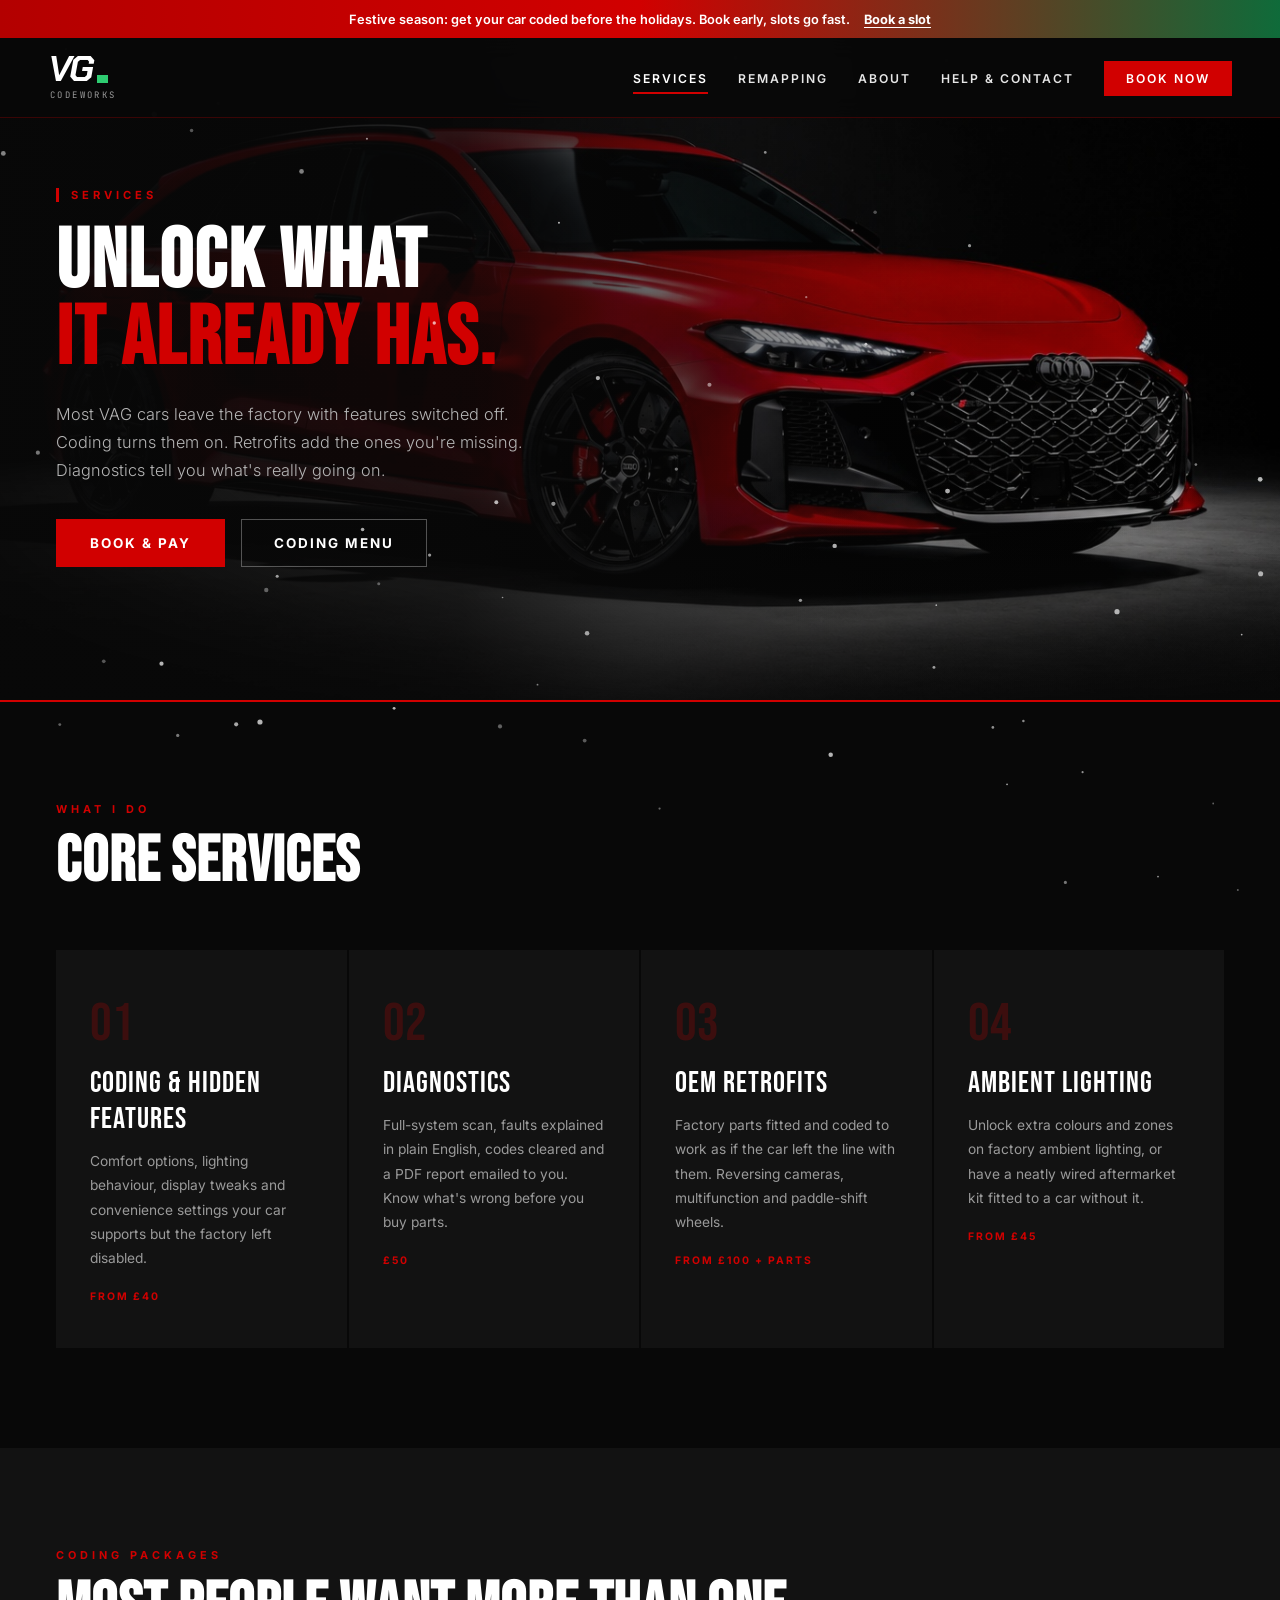
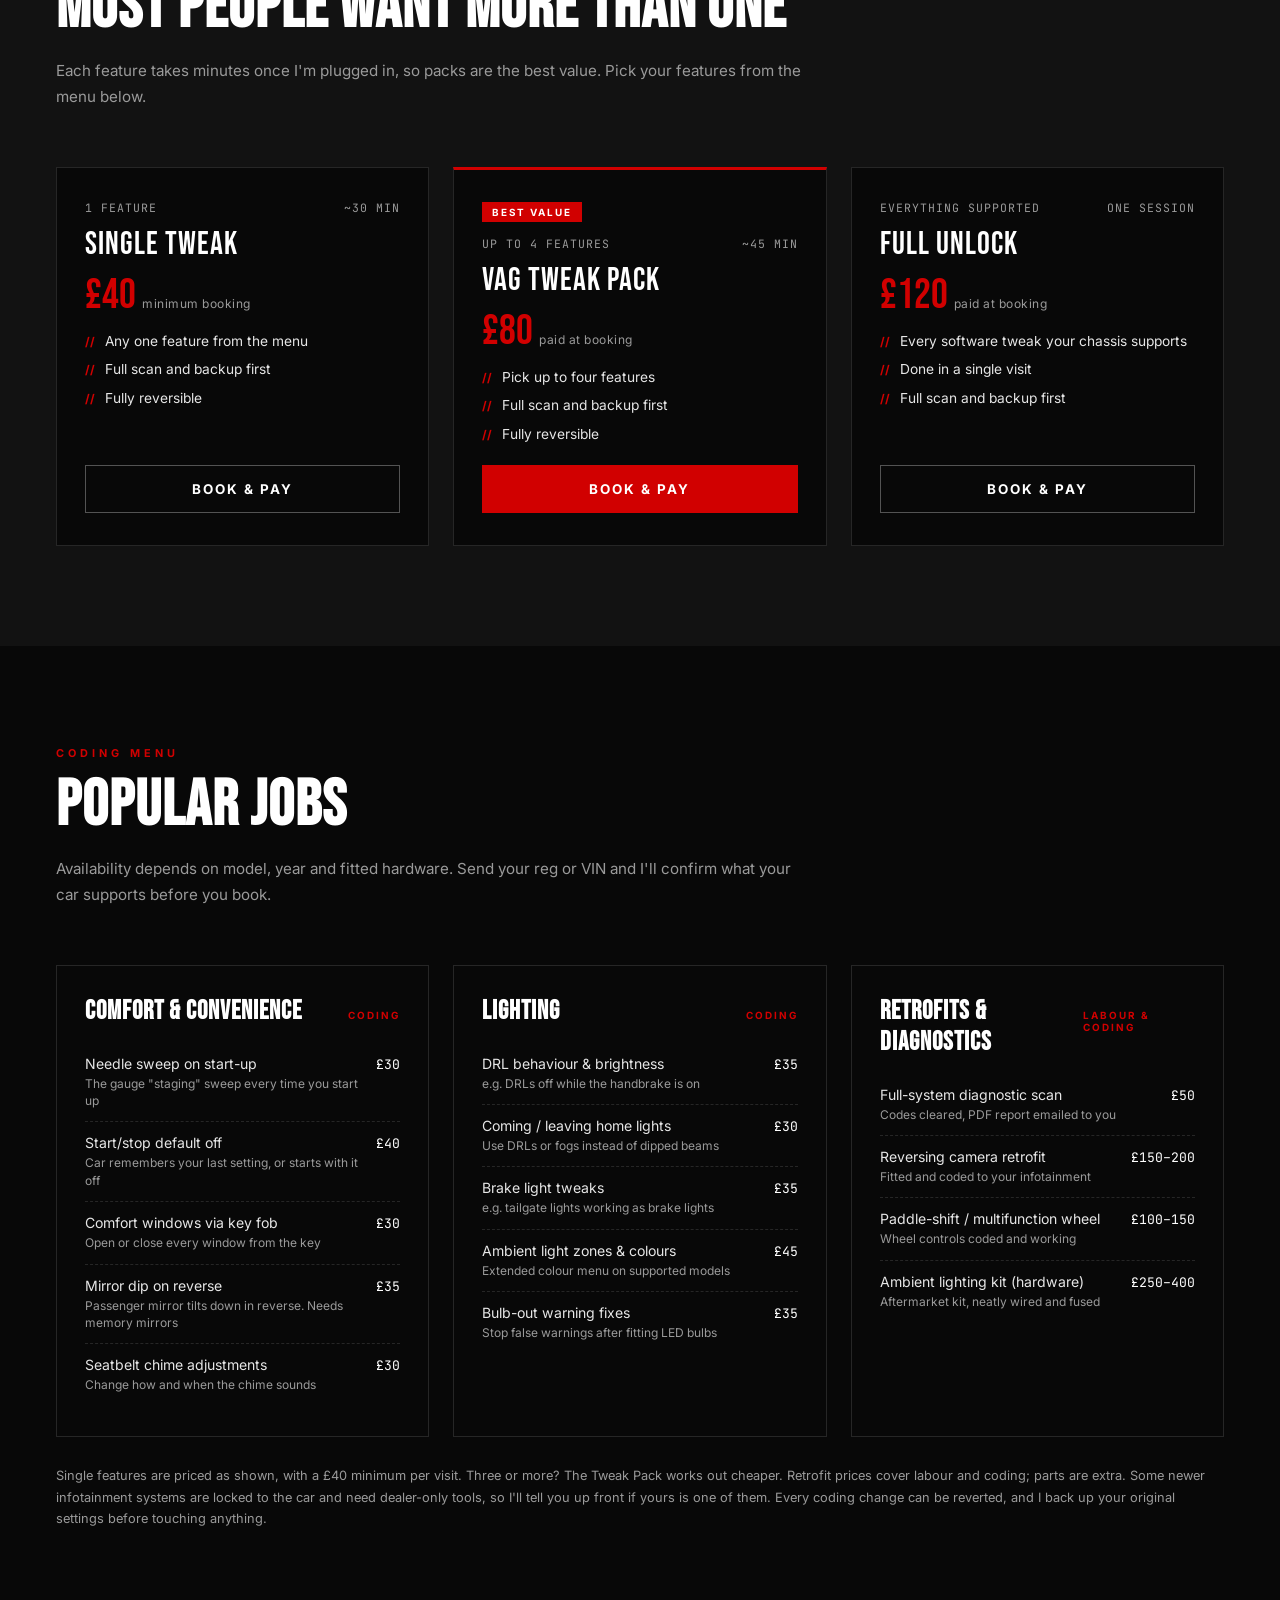
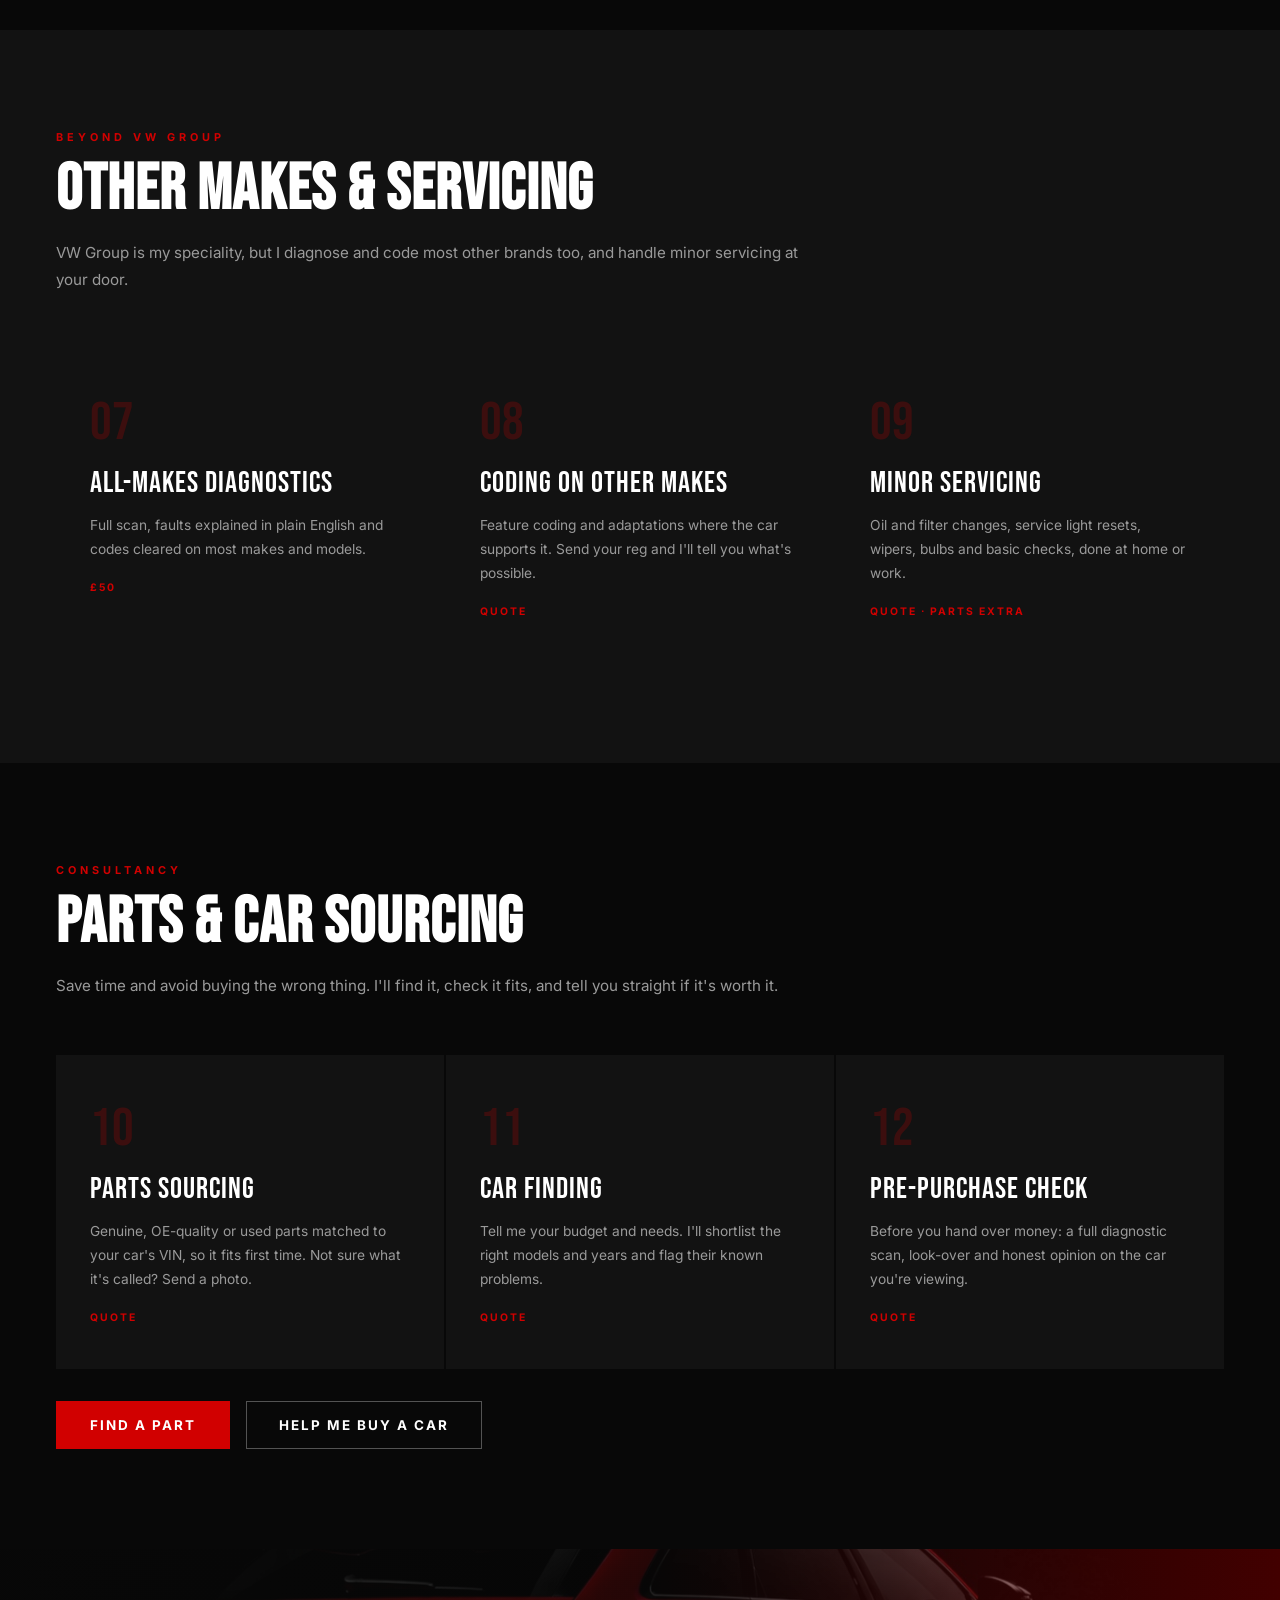
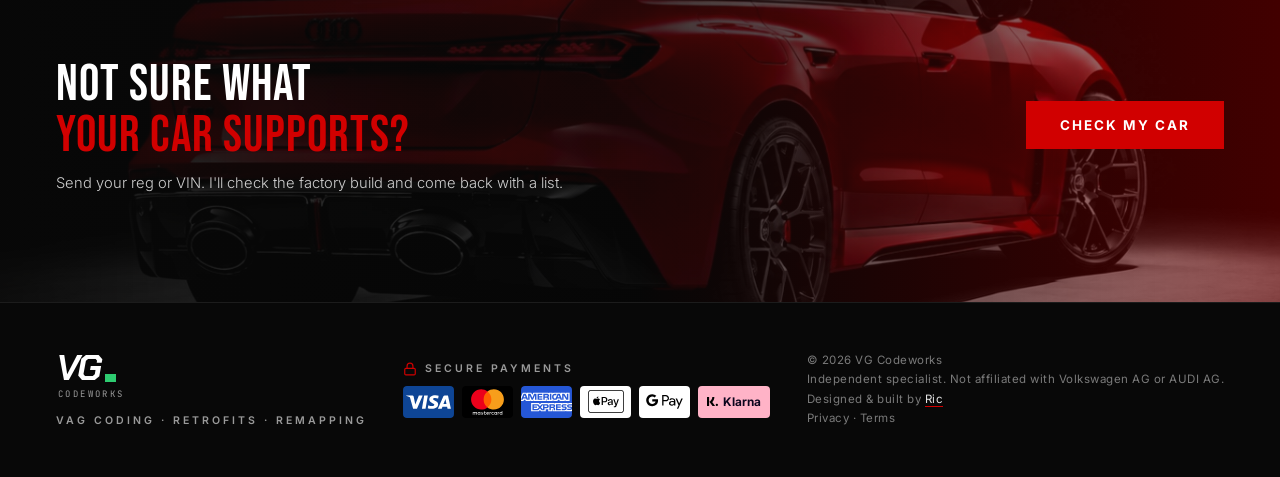
<file: services.html>
<!DOCTYPE html>
<html lang="en-GB">
<head>
<meta charset="UTF-8">
<meta name="viewport" content="width=device-width, initial-scale=1.0">
<title>Services | VG Codeworks · VAG Coding, Diagnostics &amp; Retrofits</title>
<meta name="description" content="Coding, hidden features, diagnostics and OEM retrofits for Audi, VW, SEAT, Skoda and Cupra. Mobile service across South East London and Kent.">
<meta name="theme-color" content="#080808">
<!-- EDIT: replace the domain once purchased -->
<link rel="canonical" href="https://www.vgcodeworks.co.uk/services.html">
<meta property="og:title" content="Services | VG Codeworks · VAG Coding, Diagnostics &amp; Retrofits">
<meta property="og:description" content="Coding, hidden features, diagnostics and OEM retrofits for Audi, VW, SEAT, Skoda and Cupra. Mobile service across South East London and Kent.">
<meta property="og:type" content="website">
<link rel="icon" href="images/icons/favicon.ico" sizes="any">
<link rel="icon" href="images/icons/icon.svg" type="image/svg+xml">
<link rel="apple-touch-icon" href="images/icons/apple-touch-icon.png">
<link rel="preconnect" href="https://fonts.googleapis.com">
<link rel="preconnect" href="https://fonts.gstatic.com" crossorigin>
<link href="https://fonts.googleapis.com/css2?family=Bebas+Neue&family=Chakra+Petch:ital,wght@1,700&family=Inter:wght@300;400;600;700&family=JetBrains+Mono:wght@500&display=swap" rel="stylesheet">
<link rel="stylesheet" href="styles.css">
</head>
<body>

<nav>
  <a href="index.html" class="logo" aria-label="VG Codeworks home"><span class="logo-mark">VG<i></i></span><span class="logo-word">CODEWORKS</span></a>
  <button class="menu-btn" aria-expanded="false" aria-controls="nav-links">Menu</button>
  <ul class="nav-links" id="nav-links">
    <li><a href="services.html" aria-current="page">Services</a></li>
    <li><a href="remapping.html">Remapping</a></li>
    <li><a href="about.html">About</a></li>
    <li><a href="contact.html">Help &amp; Contact</a></li>
    <li><a href="book.html" class="nav-cta">Book Now</a></li>
  </ul>
</nav>

<main>
<header class="page-hero" style="background-image: url('images/rs5_avant_front.jpg'); background-position: 78% center">
  <div class="page-hero-inner">
    <div class="eyebrow">Services</div>
    <h1 class="hero-title">UNLOCK WHAT<br><span class="r">IT ALREADY HAS.</span></h1>
    <p class="hero-sub">Most VAG cars leave the factory with features switched off. Coding turns them on. Retrofits add the ones you're missing. Diagnostics tell you what's really going on.</p>
    <div class="hero-actions"><a href="book.html" class="btn btn-primary">Book &amp; Pay</a><a href="#coding" class="btn btn-ghost">Coding Menu</a></div>
  </div>
</header>

<section class="bg-black" id="services">
  <div class="section-header reveal">
    <p class="kicker">What I Do</p>
    <h2 class="section-title">Core Services</h2>
  </div>
  <div class="services-grid">
    <div class="service-card reveal">
      <div class="service-number">01</div>
      <div class="service-name">Coding &amp; Hidden Features</div>
      <p class="service-desc">Comfort options, lighting behaviour, display tweaks and convenience settings your car supports but the factory left disabled.</p>
      <span class="service-tag">From £40</span>
    </div>
    <div class="service-card reveal">
      <div class="service-number">02</div>
      <div class="service-name">Diagnostics</div>
      <p class="service-desc">Full-system scan, faults explained in plain English, codes cleared and a PDF report emailed to you. Know what's wrong before you buy parts.</p>
      <span class="service-tag">£50</span>
    </div>
    <div class="service-card reveal">
      <div class="service-number">03</div>
      <div class="service-name">OEM Retrofits</div>
      <p class="service-desc">Factory parts fitted and coded to work as if the car left the line with them. Reversing cameras, multifunction and paddle-shift wheels.</p>
      <span class="service-tag">From £100 + parts</span>
    </div>
    <div class="service-card reveal">
      <div class="service-number">04</div>
      <div class="service-name">Ambient Lighting</div>
      <p class="service-desc">Unlock extra colours and zones on factory ambient lighting, or have a neatly wired aftermarket kit fitted to a car without it.</p>
      <span class="service-tag">From £45</span>
    </div>
  </div>
</section>

<section class="bg-charcoal" id="packages">
  <div class="section-header reveal">
    <p class="kicker">Coding Packages</p>
    <h2 class="section-title">Most People Want More Than One</h2>
    <p class="section-lead">Each feature takes minutes once I'm plugged in, so packs are the best value. Pick your features from the menu below.</p>
  </div>

  <div class="book-grid">
    <div class="book-card reveal">
      <div class="book-meta"><span>1 FEATURE</span><span>~30 MIN</span></div>
      <h3>Single Tweak</h3>
      <div class="book-price">£40<small>minimum booking</small></div>
      <ul>
        <li>Any one feature from the menu</li>
        <li>Full scan and backup first</li>
        <li>Fully reversible</li>
      </ul>
      <button class="btn btn-ghost" data-book="single">Book &amp; Pay</button>
    </div>
    <div class="book-card featured reveal">
      <span class="book-flag">Best value</span>
      <div class="book-meta"><span>UP TO 4 FEATURES</span><span>~45 MIN</span></div>
      <h3>VAG Tweak Pack</h3>
      <div class="book-price">£80<small>paid at booking</small></div>
      <ul>
        <li>Pick up to four features</li>
        <li>Full scan and backup first</li>
        <li>Fully reversible</li>
      </ul>
      <button class="btn btn-primary" data-book="pack">Book &amp; Pay</button>
    </div>
    <div class="book-card reveal">
      <div class="book-meta"><span>EVERYTHING SUPPORTED</span><span>ONE SESSION</span></div>
      <h3>Full Unlock</h3>
      <div class="book-price">£120<small>paid at booking</small></div>
      <ul>
        <li>Every software tweak your chassis supports</li>
        <li>Done in a single visit</li>
        <li>Full scan and backup first</li>
      </ul>
      <button class="btn btn-ghost" data-book="unlock">Book &amp; Pay</button>
    </div>
  </div>

</section>

<section class="bg-black" id="coding">
  <div class="section-header reveal">
    <p class="kicker">Coding Menu</p>
    <h2 class="section-title">Popular Jobs</h2>
    <p class="section-lead">Availability depends on model, year and fitted hardware. Send your reg or VIN and I'll confirm what your car supports before you book.</p>
  </div>
  <div class="menu-grid">
    <!-- EDIT: prices -->
    <div class="menu-col reveal">
      <h3>Comfort &amp; Convenience <small>CODING</small></h3>
      <ul class="menu-list">
        <li><span>Needle sweep on start-up<small>The gauge "staging" sweep every time you start up</small></span><span class="price">£30</span></li>
        <li><span>Start/stop default off<small>Car remembers your last setting, or starts with it off</small></span><span class="price">£40</span></li>
        <li><span>Comfort windows via key fob<small>Open or close every window from the key</small></span><span class="price">£30</span></li>
        <li><span>Mirror dip on reverse<small>Passenger mirror tilts down in reverse. Needs memory mirrors</small></span><span class="price">£35</span></li>
        <li><span>Seatbelt chime adjustments<small>Change how and when the chime sounds</small></span><span class="price">£30</span></li>
      </ul>
    </div>
    <div class="menu-col reveal">
      <h3>Lighting <small>CODING</small></h3>
      <ul class="menu-list">
        <li><span>DRL behaviour &amp; brightness<small>e.g. DRLs off while the handbrake is on</small></span><span class="price">£35</span></li>
        <li><span>Coming / leaving home lights<small>Use DRLs or fogs instead of dipped beams</small></span><span class="price">£30</span></li>
        <li><span>Brake light tweaks<small>e.g. tailgate lights working as brake lights</small></span><span class="price">£35</span></li>
        <li><span>Ambient light zones &amp; colours<small>Extended colour menu on supported models</small></span><span class="price">£45</span></li>
        <li><span>Bulb-out warning fixes<small>Stop false warnings after fitting LED bulbs</small></span><span class="price">£35</span></li>
      </ul>
    </div>
    <div class="menu-col reveal">
      <h3>Retrofits &amp; Diagnostics <small>LABOUR &amp; CODING</small></h3>
      <ul class="menu-list">
        <li><span>Full-system diagnostic scan<small>Codes cleared, PDF report emailed to you</small></span><span class="price">£50</span></li>
        <li><span>Reversing camera retrofit<small>Fitted and coded to your infotainment</small></span><span class="price">£150–200</span></li>
        <li><span>Paddle-shift / multifunction wheel<small>Wheel controls coded and working</small></span><span class="price">£100–150</span></li>
        <li><span>Ambient lighting kit (hardware)<small>Aftermarket kit, neatly wired and fused</small></span><span class="price">£250–400</span></li>
      </ul>
    </div>
  </div>
  <p class="menu-note reveal">Single features are priced as shown, with a £40 minimum per visit. Three or more? The Tweak Pack works out cheaper. Retrofit prices cover labour and coding; parts are extra. Some newer infotainment systems are locked to the car and need dealer-only tools, so I'll tell you up front if yours is one of them. Every coding change can be reverted, and I back up your original settings before touching anything.</p>
</section>

<section class="bg-charcoal" id="other">
  <div class="section-header reveal">
    <p class="kicker">Beyond VW Group</p>
    <h2 class="section-title">Other Makes &amp; Servicing</h2>
    <p class="section-lead">VW Group is my speciality, but I diagnose and code most other brands too, and handle minor servicing at your door.</p>
  </div>
  <div class="services-grid">
    <div class="service-card reveal">
      <div class="service-number">07</div>
      <div class="service-name">All-Makes Diagnostics</div>
      <p class="service-desc">Full scan, faults explained in plain English and codes cleared on most makes and models.</p>
      <span class="service-tag">£50</span>
    </div>
    <div class="service-card reveal">
      <div class="service-number">08</div>
      <div class="service-name">Coding on Other Makes</div>
      <p class="service-desc">Feature coding and adaptations where the car supports it. Send your reg and I'll tell you what's possible.</p>
      <!-- EDIT: price -->
      <span class="service-tag">Quote</span>
    </div>
    <div class="service-card reveal">
      <div class="service-number">09</div>
      <div class="service-name">Minor Servicing</div>
      <p class="service-desc">Oil and filter changes, service light resets, wipers, bulbs and basic checks, done at home or work.</p>
      <!-- EDIT: price -->
      <span class="service-tag">Quote · parts extra</span>
    </div>
  </div>
</section>

<section class="bg-black" id="sourcing">
  <div class="section-header reveal">
    <p class="kicker">Consultancy</p>
    <h2 class="section-title">Parts &amp; Car Sourcing</h2>
    <p class="section-lead">Save time and avoid buying the wrong thing. I'll find it, check it fits, and tell you straight if it's worth it.</p>
  </div>
  <div class="services-grid">
    <div class="service-card reveal">
      <div class="service-number">10</div>
      <div class="service-name">Parts Sourcing</div>
      <p class="service-desc">Genuine, OE-quality or used parts matched to your car's VIN, so it fits first time. Not sure what it's called? Send a photo.</p>
      <span class="service-tag">Quote</span>
    </div>
    <div class="service-card reveal">
      <div class="service-number">11</div>
      <div class="service-name">Car Finding</div>
      <p class="service-desc">Tell me your budget and needs. I'll shortlist the right models and years and flag their known problems.</p>
      <span class="service-tag">Quote</span>
    </div>
    <div class="service-card reveal">
      <div class="service-number">12</div>
      <div class="service-name">Pre-Purchase Check</div>
      <p class="service-desc">Before you hand over money: a full diagnostic scan, look-over and honest opinion on the car you're viewing.</p>
      <span class="service-tag">Quote</span>
    </div>
  </div>
  <div class="hero-actions reveal" style="margin-top: 32px">
    <a href="contact.html#part" class="btn btn-primary">Find a Part</a>
    <a href="contact.html#source" class="btn btn-ghost">Help Me Buy a Car</a>
  </div>
</section>

<div class="img-band" style="background-image: url('images/rs5_avant_rear.jpg'); background-position: 75% 60%">
  <div class="reveal">
    <div class="band-title">NOT SURE WHAT<br><span>YOUR CAR SUPPORTS?</span></div>
    <p class="band-sub">Send your reg or VIN. I'll check the factory build and come back with a list.</p>
  </div>
  <a href="contact.html" class="btn btn-primary">Check My Car</a>
</div>
</main>

<footer>
  <div>
    <a href="index.html" class="logo" aria-label="VG Codeworks home"><span class="logo-mark">VG<i></i></span><span class="logo-word">CODEWORKS</span></a>
    <div class="footer-tagline">VAG Coding · Retrofits · Remapping</div>
  </div>
  <!-- EDIT: only list the methods switched on in your Stripe account -->
  <div class="footer-pay">
    <p class="footer-pay-label"><svg viewBox="0 0 24 24" aria-hidden="true"><rect x="3" y="11" width="18" height="11" rx="2"/><path d="M7 11V7a5 5 0 0 1 10 0v4"/></svg>Secure payments</p>
    <ul class="pay-chips" aria-label="Accepted payment methods">
      <li><img class="pay-card" src="images/pay/visa.svg" alt="Visa" width="51" height="32"></li>
      <li><img class="pay-card" src="images/pay/mastercard.svg" alt="Mastercard" width="51" height="32"></li>
      <li><img class="pay-card" src="images/pay/amex.svg" alt="American Express" width="51" height="32"></li>
      <li class="pay-chip"><img src="images/pay/applepay.svg" alt="Apple Pay" width="36" height="23"></li>
      <li class="pay-chip gpay"><img src="images/pay/googlepay.svg" alt="Google Pay" width="38" height="15"></li>
      <li class="pay-chip klarna"><img src="images/pay/klarna.svg" alt="" width="12" height="12">Klarna</li>
    </ul>
  </div>
  <div class="footer-copy">© <span class="yr"></span> VG Codeworks<br>Independent specialist. Not affiliated with Volkswagen AG or AUDI AG.<br>Designed &amp; built by <a href="https://ric-lee.co.uk" target="_blank" rel="noopener">Ric</a><br><span class="footer-legal"><a href="privacy.html">Privacy</a> · <a href="terms.html">Terms</a></span></div>
</footer>

<script src="config.js"></script>
<script src="main.js"></script>
</body>
</html>
</file>
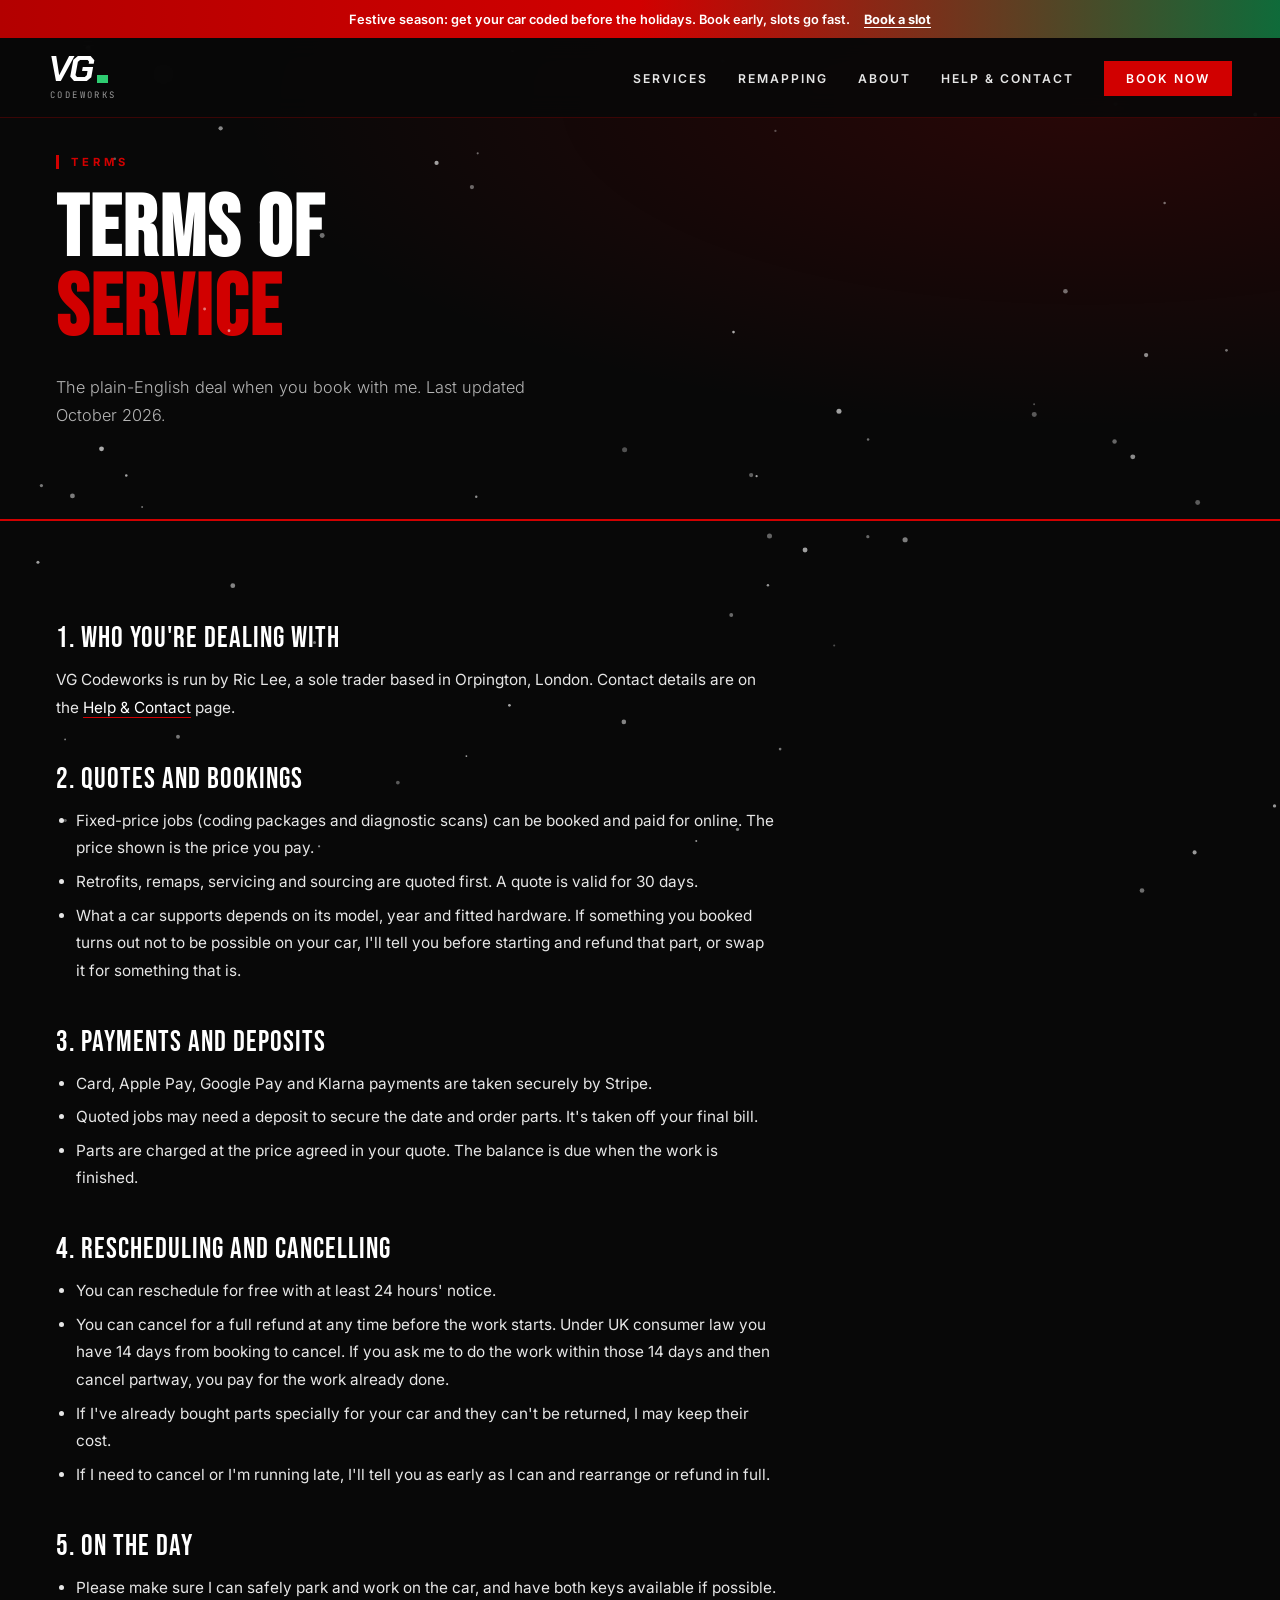
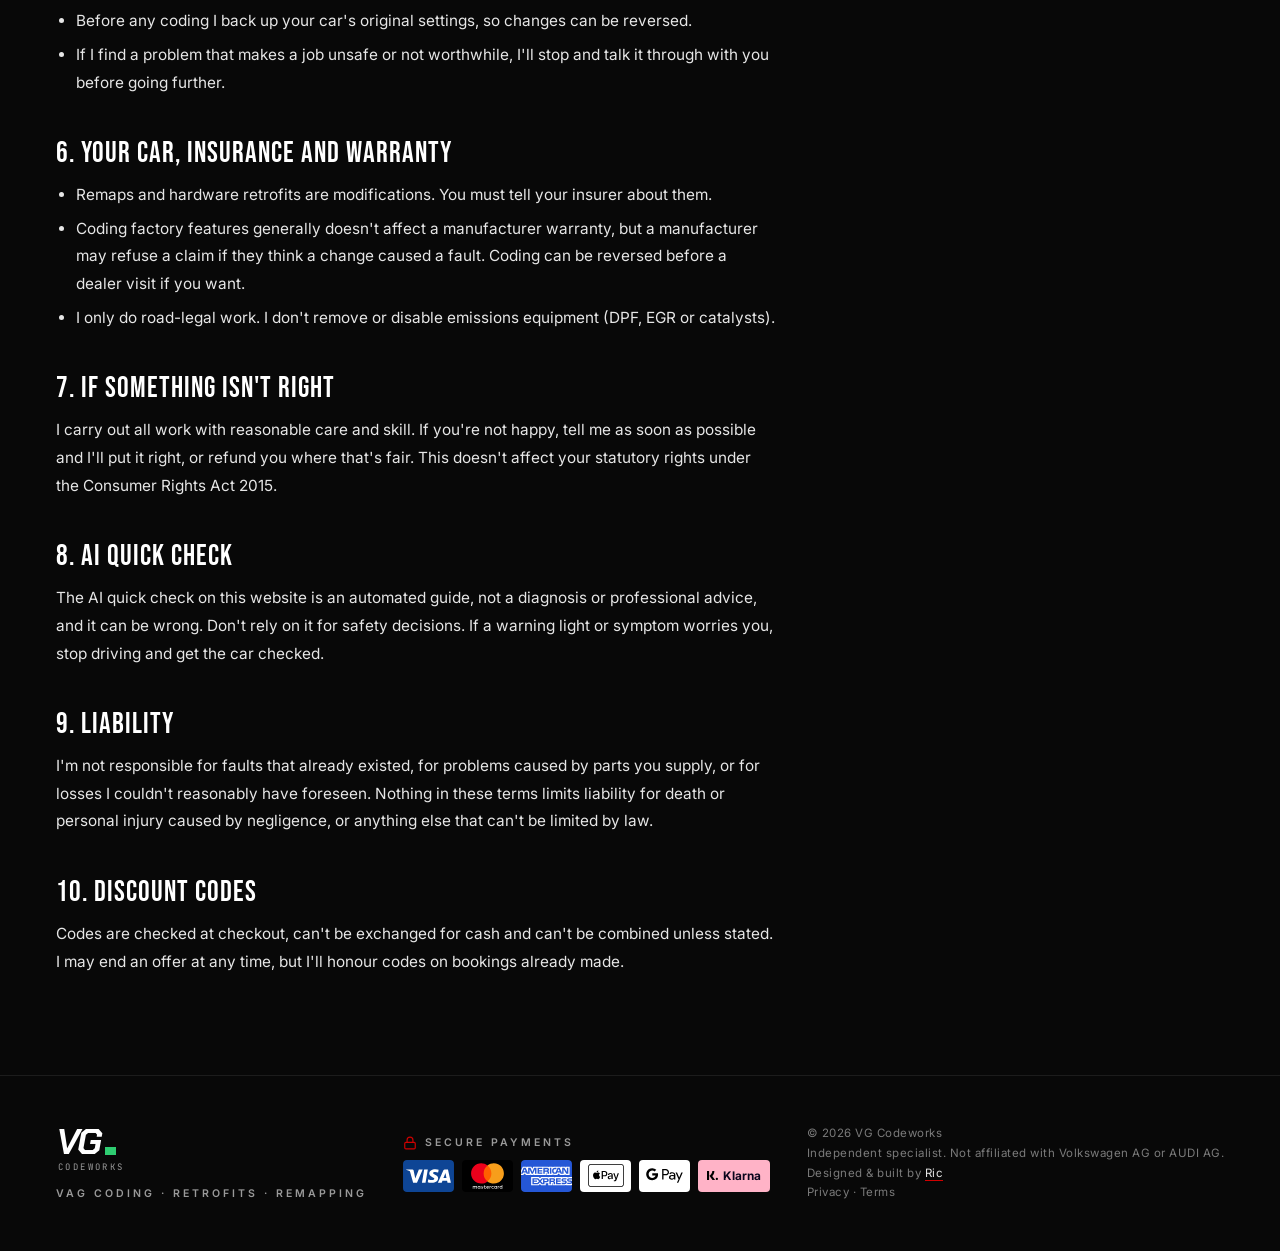
<file: terms.html>
<!DOCTYPE html>
<html lang="en-GB">
<head>
<meta charset="UTF-8">
<meta name="viewport" content="width=device-width, initial-scale=1.0">
<title>Terms | VG Codeworks</title>
<meta name="description" content="Booking, payment, cancellation and service terms for VG Codeworks.">
<meta name="theme-color" content="#080808">
<!-- EDIT: replace the domain once purchased -->
<link rel="canonical" href="https://www.vgcodeworks.co.uk/terms.html">
<meta property="og:title" content="Terms | VG Codeworks">
<meta property="og:description" content="Booking, payment, cancellation and service terms for VG Codeworks.">
<meta property="og:type" content="website">
<link rel="icon" href="images/icons/favicon.ico" sizes="any">
<link rel="icon" href="images/icons/icon.svg" type="image/svg+xml">
<link rel="apple-touch-icon" href="images/icons/apple-touch-icon.png">
<link rel="preconnect" href="https://fonts.googleapis.com">
<link rel="preconnect" href="https://fonts.gstatic.com" crossorigin>
<link href="https://fonts.googleapis.com/css2?family=Bebas+Neue&family=Chakra+Petch:ital,wght@1,700&family=Inter:wght@300;400;600;700&family=JetBrains+Mono:wght@500&display=swap" rel="stylesheet">
<link rel="stylesheet" href="styles.css">
</head>
<body>

<nav>
  <a href="index.html" class="logo" aria-label="VG Codeworks home"><span class="logo-mark">VG<i></i></span><span class="logo-word">CODEWORKS</span></a>
  <button class="menu-btn" aria-expanded="false" aria-controls="nav-links">Menu</button>
  <ul class="nav-links" id="nav-links">
    <li><a href="services.html">Services</a></li>
    <li><a href="remapping.html">Remapping</a></li>
    <li><a href="about.html">About</a></li>
    <li><a href="contact.html">Help &amp; Contact</a></li>
    <li><a href="book.html" class="nav-cta">Book Now</a></li>
  </ul>
</nav>

<main>
<header class="legal-hero">
  <div class="page-hero-inner">
    <div class="eyebrow">Terms</div>
    <h1 class="hero-title">TERMS OF<br><span class="r">SERVICE</span></h1>
    <p class="hero-sub">The plain-English deal when you book with me. Last updated October 2026.</p>
  </div>
</header>

<section class="bg-black legal">
  <div class="prose legal-body">
    <h2>1. Who you're dealing with</h2>
    <p>VG Codeworks is run by Ric Lee, a sole trader based in Orpington, London. Contact details are on the <a href="contact.html">Help &amp; Contact</a> page.</p>

    <h2>2. Quotes and bookings</h2>
    <ul>
      <li>Fixed-price jobs (coding packages and diagnostic scans) can be booked and paid for online. The price shown is the price you pay.</li>
      <li>Retrofits, remaps, servicing and sourcing are quoted first. A quote is valid for 30 days.</li>
      <li>What a car supports depends on its model, year and fitted hardware. If something you booked turns out not to be possible on your car, I'll tell you before starting and refund that part, or swap it for something that is.</li>
    </ul>

    <h2>3. Payments and deposits</h2>
    <ul>
      <li>Card, Apple Pay, Google Pay and Klarna payments are taken securely by Stripe.</li>
      <li>Quoted jobs may need a deposit to secure the date and order parts. It's taken off your final bill.</li>
      <li>Parts are charged at the price agreed in your quote. The balance is due when the work is finished.</li>
    </ul>

    <h2>4. Rescheduling and cancelling</h2>
    <ul>
      <li>You can reschedule for free with at least 24 hours' notice.</li>
      <li>You can cancel for a full refund at any time before the work starts. Under UK consumer law you have 14 days from booking to cancel. If you ask me to do the work within those 14 days and then cancel partway, you pay for the work already done.</li>
      <li>If I've already bought parts specially for your car and they can't be returned, I may keep their cost.</li>
      <li>If I need to cancel or I'm running late, I'll tell you as early as I can and rearrange or refund in full.</li>
    </ul>

    <h2>5. On the day</h2>
    <ul>
      <li>Please make sure I can safely park and work on the car, and have both keys available if possible.</li>
      <li>Before any coding I back up your car's original settings, so changes can be reversed.</li>
      <li>If I find a problem that makes a job unsafe or not worthwhile, I'll stop and talk it through with you before going further.</li>
    </ul>

    <h2>6. Your car, insurance and warranty</h2>
    <ul>
      <li>Remaps and hardware retrofits are modifications. You must tell your insurer about them.</li>
      <li>Coding factory features generally doesn't affect a manufacturer warranty, but a manufacturer may refuse a claim if they think a change caused a fault. Coding can be reversed before a dealer visit if you want.</li>
      <li>I only do road-legal work. I don't remove or disable emissions equipment (DPF, EGR or catalysts).</li>
    </ul>

    <h2>7. If something isn't right</h2>
    <p>I carry out all work with reasonable care and skill. If you're not happy, tell me as soon as possible and I'll put it right, or refund you where that's fair. This doesn't affect your statutory rights under the Consumer Rights Act 2015.</p>

    <h2>8. AI quick check</h2>
    <p>The AI quick check on this website is an automated guide, not a diagnosis or professional advice, and it can be wrong. Don't rely on it for safety decisions. If a warning light or symptom worries you, stop driving and get the car checked.</p>

    <h2>9. Liability</h2>
    <p>I'm not responsible for faults that already existed, for problems caused by parts you supply, or for losses I couldn't reasonably have foreseen. Nothing in these terms limits liability for death or personal injury caused by negligence, or anything else that can't be limited by law.</p>

    <h2>10. Discount codes</h2>
    <p>Codes are checked at checkout, can't be exchanged for cash and can't be combined unless stated. I may end an offer at any time, but I'll honour codes on bookings already made.</p>
  </div>
</section>
</main>

<footer>
  <div>
    <a href="index.html" class="logo" aria-label="VG Codeworks home"><span class="logo-mark">VG<i></i></span><span class="logo-word">CODEWORKS</span></a>
    <div class="footer-tagline">VAG Coding · Retrofits · Remapping</div>
  </div>
  <!-- EDIT: only list the methods switched on in your Stripe account -->
  <div class="footer-pay">
    <p class="footer-pay-label"><svg viewBox="0 0 24 24" aria-hidden="true"><rect x="3" y="11" width="18" height="11" rx="2"/><path d="M7 11V7a5 5 0 0 1 10 0v4"/></svg>Secure payments</p>
    <ul class="pay-chips" aria-label="Accepted payment methods">
      <li><img class="pay-card" src="images/pay/visa.svg" alt="Visa" width="51" height="32"></li>
      <li><img class="pay-card" src="images/pay/mastercard.svg" alt="Mastercard" width="51" height="32"></li>
      <li><img class="pay-card" src="images/pay/amex.svg" alt="American Express" width="51" height="32"></li>
      <li class="pay-chip"><img src="images/pay/applepay.svg" alt="Apple Pay" width="36" height="23"></li>
      <li class="pay-chip gpay"><img src="images/pay/googlepay.svg" alt="Google Pay" width="38" height="15"></li>
      <li class="pay-chip klarna"><img src="images/pay/klarna.svg" alt="" width="12" height="12">Klarna</li>
    </ul>
  </div>
  <div class="footer-copy">© <span class="yr"></span> VG Codeworks<br>Independent specialist. Not affiliated with Volkswagen AG or AUDI AG.<br>Designed &amp; built by <a href="https://ric-lee.co.uk" target="_blank" rel="noopener">Ric</a><br><span class="footer-legal"><a href="privacy.html">Privacy</a> · <a href="terms.html">Terms</a></span></div>
</footer>

<script src="config.js"></script>
<script src="main.js"></script>
</body>
</html>
</file>
<file: styles.css>
/* VG Codeworks — shared styles */
*, *::before, *::after { box-sizing: border-box; margin: 0; padding: 0; }

:root {
  --black: #080808;
  --charcoal: #121212;
  --mid: #1b1b1b;
  --line: #262626;
  --red: #d10000;
  --red-bright: #ff1a1a;
  --white: #ffffff;
  --grey: #9a9a9a;
  --light: #e6e6e6;
  --mono: 'JetBrains Mono', ui-monospace, monospace;
}

html { scroll-behavior: smooth; }
body { background: var(--black); color: var(--white); font-family: 'Inter', system-ui, sans-serif; overflow-x: hidden; -webkit-font-smoothing: antialiased; }
a { color: inherit; }
img { max-width: 100%; display: block; }
:focus-visible { outline: 2px solid var(--red); outline-offset: 3px; }

/* ── LOGO: italic VG + cursor, CODEWORKS underneath ── */
.logo { display: inline-flex; flex-direction: column; align-items: flex-start; gap: 6px; text-decoration: none; color: var(--white); }
.logo-mark { display: inline-flex; align-items: flex-end; gap: 5px; font-family: 'Chakra Petch', sans-serif; font-weight: 700; font-style: italic; font-size: 2.3rem; line-height: 0.78; letter-spacing: -2px; }
.logo-mark i { display: inline-block; width: 11px; height: 8px; background: var(--red); animation: blink 1.1s steps(1) infinite; }
.logo-word { font-family: var(--mono); font-size: 0.56rem; letter-spacing: 2.4px; color: var(--grey); padding-left: 2px; }
@keyframes blink { 50% { opacity: 0; } }

/* ── NAV ── */
nav {
  position: fixed; top: 0; left: 0; right: 0; z-index: 100;
  display: flex; align-items: center; justify-content: space-between;
  padding: 16px 48px;
  background: rgba(8,8,8,0.9); backdrop-filter: blur(12px);
  border-bottom: 1px solid rgba(209,0,0,0.25);
}
.nav-links { display: flex; gap: 30px; list-style: none; align-items: center; }
.nav-links a { color: var(--light); text-decoration: none; font-size: 0.76rem; font-weight: 600; letter-spacing: 2px; text-transform: uppercase; transition: color 0.2s; padding: 6px 0; border-bottom: 2px solid transparent; }
.nav-links a:hover { color: var(--red); }
.nav-links a[aria-current="page"] { color: var(--white); border-bottom-color: var(--red); }
.nav-links a.nav-cta { background: var(--red); color: var(--white); padding: 10px 22px; border: none; }
.nav-links a.nav-cta:hover { background: var(--red-bright); }
.menu-btn { display: none; background: none; border: 1px solid #333; color: var(--white); padding: 10px 14px; font: 600 0.75rem 'Inter'; letter-spacing: 2px; text-transform: uppercase; cursor: pointer; }

/* ── BUTTONS ── */
.btn { display: inline-block; text-decoration: none; cursor: pointer; border: none; font: 700 0.84rem 'Inter', sans-serif; letter-spacing: 2px; text-transform: uppercase; padding: 16px 34px; transition: background 0.2s, transform 0.15s, border-color 0.2s, color 0.2s; }
.btn-primary { background: var(--red); color: var(--white); }
.btn-primary:hover { background: var(--red-bright); transform: translateY(-2px); }
.btn-ghost { background: transparent; color: var(--white); border: 1px solid rgba(255,255,255,0.3); padding: 15px 32px; }
.btn-ghost:hover { border-color: var(--red); color: var(--red); }
.btn-dark { background: var(--black); color: var(--white); }
.btn-dark:hover { background: #1c1c1c; }

/* ── SHARED TEXT ── */
.eyebrow { display: inline-block; font-size: 0.7rem; font-weight: 700; letter-spacing: 4px; text-transform: uppercase; color: var(--red); border-left: 3px solid var(--red); padding-left: 12px; margin-bottom: 22px; }
.hero-title { font-family: 'Bebas Neue', sans-serif; font-size: clamp(3.6rem, 8vw, 7.2rem); line-height: 0.92; letter-spacing: 2px; margin-bottom: 24px; }
.hero-title .r, .section-title .r { color: var(--red); }
.hero-sub { font-size: 1.02rem; font-weight: 300; color: #b5b5b5; max-width: 480px; line-height: 1.7; margin-bottom: 34px; }
.hero-actions { display: flex; gap: 16px; flex-wrap: wrap; }
.hero-meta { display: flex; gap: 22px; flex-wrap: wrap; margin-top: 36px; font-size: 0.74rem; font-weight: 600; letter-spacing: 1.5px; text-transform: uppercase; color: var(--grey); }
.hero-meta span::before { content: '■ '; color: var(--red); font-size: 0.6rem; vertical-align: 2px; }

section { padding: 100px 56px; }
.section-header { margin-bottom: 56px; max-width: 760px; }
.kicker { font-size: 0.68rem; font-weight: 700; letter-spacing: 4px; text-transform: uppercase; color: var(--red); margin-bottom: 14px; }
.section-title { font-family: 'Bebas Neue', sans-serif; font-size: clamp(2.8rem, 5vw, 4.6rem); letter-spacing: 1px; line-height: 1; }
.section-lead { color: var(--grey); font-size: 0.95rem; line-height: 1.75; margin-top: 18px; }

/* ── HOME HERO: one fixed full-bleed image ── */
.hero { position: relative; min-height: 100vh; display: flex; align-items: center; overflow: hidden; background-color: var(--black); background-size: cover; background-repeat: no-repeat; }
.hero::before {
  content: ''; position: absolute; inset: 0;
  background:
    linear-gradient(90deg, rgba(8,8,8,0.96) 0%, rgba(8,8,8,0.82) 34%, rgba(8,8,8,0.25) 68%, rgba(8,8,8,0.1) 100%),
    linear-gradient(0deg, #080808 0%, rgba(8,8,8,0) 28%);
}
.hero-inner { position: relative; z-index: 2; width: 100%; max-width: 760px; padding: 130px 56px 90px; }

/* Moving photo layer (made by main.js) */
.bg-move { position: absolute; inset: -3%; z-index: 0; background-size: cover; background-repeat: no-repeat; pointer-events: none;
  will-change: transform; animation: bg-settle 7s ease-out both, bg-drift 24s ease-in-out 7s infinite alternate; }
.page-hero.portrait .bg-move { background-size: auto 100%; }
.img-band .bg-move { animation: bg-drift 24s ease-in-out infinite alternate; }
.hero::before, .page-hero::before, .img-band::before { z-index: 1; }
.img-band > .bg-move { position: absolute; z-index: 0; }
@keyframes bg-settle { from { scale: 1.08; opacity: 0.4; } to { scale: 1; opacity: 1; } }
@keyframes bg-drift { from { translate: 0 0; } to { translate: -2% -1%; } }

/* Homepage coding terminal */
.session-section { background: radial-gradient(ellipse 60% 80% at 100% 50%, rgba(209,0,0,0.12), transparent 60%), var(--black); border-bottom: 1px solid #1a1a1a; }
.session-inner { max-width: 1200px; margin: 0 auto; display: grid; grid-template-columns: minmax(0, 1fr) minmax(0, 520px); gap: 64px; align-items: center; }
.session-list { list-style: none; margin-top: 28px; display: grid; gap: 14px; }
.session-list li { position: relative; padding-left: 26px; color: #b5b5b5; font-size: 0.92rem; line-height: 1.65; }
.session-list li::before { content: ''; position: absolute; left: 0; top: 0.55em; width: 11px; height: 8px; background: var(--red); }
.session-list b { color: var(--white); font-weight: 600; }
.term { background: rgba(10,10,10,0.86); border: 1px solid #262626; border-top: 3px solid var(--red); box-shadow: 0 30px 80px rgba(0,0,0,0.6); backdrop-filter: blur(6px); -webkit-backdrop-filter: blur(6px); }
.term-bar { display: flex; align-items: center; gap: 7px; padding: 14px 18px; border-bottom: 1px solid #222; font: 500 0.74rem 'JetBrains Mono', monospace; color: #9a9a9a; letter-spacing: 0.5px; }
.term-bar span { flex: 1; }
.term-bar i { width: 8px; height: 8px; border-radius: 50%; background: #3a3a3a; }
.term-bar i:first-of-type { background: var(--red); }
.term-body { margin: 0; padding: 20px 18px 22px; height: 21.2em; overflow: hidden; font: 500 0.8rem/1.65 'JetBrains Mono', monospace; color: #f2f2f2; white-space: pre-wrap; }
.term-body .g { color: #7a7a7a; } .term-body .ok { color: #2fd36b; } .term-body .r { color: #ff3030; }
.term-cursor { display: inline-block; width: 0.6em; height: 1.05em; background: var(--red); vertical-align: -0.18em; animation: blink 1.1s steps(1) infinite; }
@media (max-width: 960px) {
  .session-inner { grid-template-columns: 1fr; gap: 36px; }
  .term-body { font-size: 0.74rem; }
}

/* ── INNER PAGE HERO: full-width background image ── */
.page-hero {
  position: relative; min-height: 78vh; display: flex; align-items: center; overflow: hidden;
  padding: 140px 56px 90px;
  background-color: var(--black); background-size: cover; background-repeat: no-repeat;
  border-bottom: 2px solid var(--red);
}
/* Portrait photos: full height on the right, so they stay sharp on wide screens */
.page-hero.portrait { background-size: auto 100%; }
.page-hero::before {
  content: ''; position: absolute; inset: 0;
  background:
    linear-gradient(90deg, rgba(8,8,8,0.97) 0%, rgba(8,8,8,0.86) 36%, rgba(8,8,8,0.35) 68%, rgba(8,8,8,0.12) 100%),
    linear-gradient(0deg, rgba(8,8,8,0.9) 0%, rgba(8,8,8,0) 32%);
}
.page-hero.portrait::before {
  background:
    linear-gradient(90deg, rgba(8,8,8,1) 0%, rgba(8,8,8,0.97) 62%, rgba(8,8,8,0.6) 76%, rgba(8,8,8,0.08) 94%),
    linear-gradient(0deg, rgba(8,8,8,0.9) 0%, rgba(8,8,8,0) 32%);
}
.page-hero-inner { position: relative; z-index: 2; max-width: 720px; }
.page-hero .hero-title { font-size: clamp(3.2rem, 6.5vw, 6rem); }

/* ── IMAGE BAND: full-width section with a photo behind ── */
.img-band { position: relative; padding: 110px 56px; background-color: var(--black); background-size: cover; background-repeat: no-repeat; display: flex; align-items: center; justify-content: space-between; gap: 40px; flex-wrap: wrap; overflow: hidden; }
.img-band::before { content: ''; position: absolute; inset: 0; background: linear-gradient(90deg, rgba(8,8,8,0.94) 0%, rgba(8,8,8,0.78) 50%, rgba(120,0,0,0.55) 100%); }
.img-band > * { position: relative; z-index: 2; }
.band-title { font-family: 'Bebas Neue', sans-serif; font-size: clamp(2.4rem, 4vw, 4.4rem); line-height: 1; letter-spacing: 1px; }
.band-title span { color: var(--red); }
.band-sub { font-size: 0.92rem; color: rgba(255,255,255,0.8); margin-top: 12px; font-weight: 300; }

/* ── BRANDS STRIP ── */
.brands { background: var(--charcoal); border-top: 2px solid var(--red); border-bottom: 1px solid #1d1d1d; padding: 20px 56px; display: flex; align-items: center; gap: 18px; flex-wrap: wrap; }
.brands-label { font-size: 0.65rem; font-weight: 700; letter-spacing: 3px; text-transform: uppercase; color: var(--grey); }
.brand-tags { display: flex; gap: 10px; flex-wrap: wrap; }
.brand-tag { font-size: 0.72rem; font-weight: 700; letter-spacing: 2px; text-transform: uppercase; color: var(--light); padding: 4px 12px; border: 1px solid #333; }
.brand-logos { list-style: none; display: flex; flex-wrap: wrap; gap: 8px; margin: 0; padding: 0; flex: 1; }
.brand-logo { display: flex; align-items: center; gap: 10px; padding: 8px 14px; border: 1px solid #2a2a2a; background: rgba(255,255,255,0.02); font-size: 0.7rem; font-weight: 700; letter-spacing: 2px; text-transform: uppercase; color: var(--light); }
.brand-logo img { width: 30px; height: 30px; object-fit: contain; opacity: 0.9; }
.brand-logo.text-only { min-height: 48px; }
.brands-label { width: 100%; }
.brands-note { width: 100%; font-size: 0.66rem; color: #6a6a6a; letter-spacing: 0.3px; margin: 2px 0 0; }
@media (max-width: 520px) { .brand-logos { display: grid; grid-template-columns: 1fr 1fr; } .brand-logo { padding: 8px 10px; letter-spacing: 1.5px; } }

/* ── CARDS ── */
.services-grid { display: grid; grid-template-columns: repeat(auto-fit, minmax(250px, 1fr)); gap: 2px; }
.service-card { background: var(--charcoal); padding: 44px 34px; border-top: 3px solid transparent; position: relative; overflow: hidden; transition: border-color 0.25s, background 0.25s; text-decoration: none; display: block; }
.service-card::before { content: ''; position: absolute; bottom: 0; left: 0; width: 0; height: 2px; background: var(--red); transition: width 0.3s ease; }
.service-card:hover { border-color: var(--red); background: #171717; }
.service-card:hover::before { width: 100%; }
.service-number { font-family: 'Bebas Neue', sans-serif; font-size: 3.4rem; color: rgba(209,0,0,0.22); line-height: 1; margin-bottom: 14px; }
.service-name { font-family: 'Bebas Neue', sans-serif; font-size: 1.9rem; letter-spacing: 1px; margin-bottom: 12px; }
.service-desc { font-size: 0.86rem; color: var(--grey); line-height: 1.75; }
.service-tag { display: inline-block; margin-top: 20px; font-size: 0.65rem; font-weight: 700; letter-spacing: 2px; text-transform: uppercase; color: var(--red); }

/* Coding menu */
.menu-grid { display: grid; grid-template-columns: repeat(auto-fit, minmax(300px, 1fr)); gap: 24px; }
.menu-col { background: var(--black); border: 1px solid var(--line); padding: 30px 28px; }
.menu-col h3 { font-family: 'Bebas Neue', sans-serif; font-size: 1.6rem; letter-spacing: 1px; margin-bottom: 16px; display: flex; justify-content: space-between; align-items: baseline; }
.menu-col h3 small { font-family: 'Inter'; font-size: 0.62rem; letter-spacing: 2px; color: var(--red); font-weight: 700; }
.menu-list { list-style: none; }
.menu-list li { display: flex; justify-content: space-between; align-items: flex-start; gap: 14px; padding: 12px 0; border-bottom: 1px dashed #262626; font-size: 0.88rem; color: var(--light); }
.menu-list li:last-child { border-bottom: none; }
.menu-list li > span:first-child { display: flex; flex-direction: column; gap: 3px; }
.menu-list li small { font-size: 0.75rem; color: var(--grey); line-height: 1.45; }
.menu-list .price { font-family: var(--mono); font-size: 0.82rem; color: var(--white); white-space: nowrap; padding-top: 1px; }
.menu-note { margin-top: 28px; font-size: 0.8rem; color: var(--grey); line-height: 1.7; }

/* Stages */
.stages-grid { display: grid; grid-template-columns: repeat(2, minmax(0, 1fr)); gap: 24px; }
.stage-card { background: var(--mid); padding: 40px 34px; position: relative; border-left: 3px solid var(--red); transition: transform 0.2s; }
.stage-card:hover { transform: translateY(-4px); }
.stage-label { font-family: 'Bebas Neue', sans-serif; font-size: 4rem; color: rgba(255,255,255,0.06); position: absolute; top: 12px; right: 22px; line-height: 1; }
.stage-badge { display: inline-block; background: var(--red); font-size: 0.65rem; font-weight: 700; letter-spacing: 3px; text-transform: uppercase; padding: 4px 12px; margin-bottom: 18px; }
.stage-title { font-family: 'Bebas Neue', sans-serif; font-size: 2rem; margin-bottom: 12px; letter-spacing: 1px; }
.stage-desc { font-size: 0.86rem; color: var(--grey); line-height: 1.75; }
.stage-gains { margin-top: 20px; display: flex; flex-direction: column; gap: 6px; }
.stage-gain { font-size: 0.8rem; font-weight: 600; color: var(--red); }
.notice { margin-top: 32px; background: var(--charcoal); border: 1px solid var(--line); border-left: 3px solid var(--red); padding: 22px 26px; font-size: 0.86rem; color: var(--light); line-height: 1.75; }
.notice strong { color: var(--white); }

/* Process */
.steps { display: grid; grid-template-columns: repeat(4, minmax(0, 1fr)); gap: 2px; counter-reset: step; }
.step { background: var(--charcoal); padding: 34px 28px; counter-increment: step; }
.step::before { content: '0' counter(step); display: block; font-family: 'Bebas Neue'; font-size: 2.6rem; color: var(--red); line-height: 1; margin-bottom: 14px; }
.step h3 { font-family: 'Bebas Neue'; font-size: 1.45rem; font-weight: 400; letter-spacing: 1px; margin-bottom: 8px; }
.step p { font-size: 0.84rem; color: var(--grey); line-height: 1.7; }

/* About */
.prose p { color: var(--light); font-size: 0.98rem; line-height: 1.85; margin-top: 18px; max-width: 720px; }
.prose p.muted { color: var(--grey); }
.creds { list-style: none; margin-top: 30px; display: flex; flex-direction: column; gap: 14px; }
.creds li { display: flex; gap: 14px; font-size: 0.9rem; color: var(--light); line-height: 1.6; }
.creds li::before { content: '//'; color: var(--red); font-weight: 700; font-size: 0.78rem; padding-top: 2px; flex-shrink: 0; }

/* Book & pay */
.book-grid { display: grid; grid-template-columns: repeat(auto-fit, minmax(270px, 1fr)); gap: 24px; }
.book-card { background: var(--black); border: 1px solid var(--line); padding: 32px 28px; display: flex; flex-direction: column; gap: 14px; transition: border-color 0.2s; }
.book-card:hover { border-color: var(--red); }
.book-card.featured { border-top: 3px solid var(--red); }
.book-meta { display: flex; justify-content: space-between; font-family: var(--mono); font-size: 0.72rem; letter-spacing: 1px; color: var(--grey); }
.book-card h3 { font-family: 'Bebas Neue', sans-serif; font-weight: 400; font-size: 2rem; letter-spacing: 1px; line-height: 1; }
.book-price { font-family: 'Bebas Neue', sans-serif; font-size: 2.6rem; color: var(--red); line-height: 1; }
.book-price small { font-family: 'Inter'; font-size: 0.75rem; color: var(--grey); letter-spacing: 0.5px; margin-left: 6px; }
.book-card ul { list-style: none; display: flex; flex-direction: column; gap: 8px; flex-grow: 1; }
.book-card li { font-size: 0.86rem; color: var(--light); line-height: 1.5; display: flex; gap: 10px; }
.book-card li::before { content: '//'; color: var(--red); font-weight: 700; font-size: 0.75rem; flex-shrink: 0; padding-top: 2px; }
.book-card .btn { text-align: center; margin-top: 6px; }
.book-flag { align-self: flex-start; background: var(--red); color: var(--white); font-size: 0.62rem; font-weight: 700; letter-spacing: 2px; text-transform: uppercase; padding: 4px 10px; }
.sub-head { font-family: 'Bebas Neue', sans-serif; font-weight: 400; font-size: 1.7rem; letter-spacing: 1px; color: var(--light); margin: 0 0 20px; }
.book-grid + .sub-head { margin-top: 56px; }
.pay-trust { margin-top: 32px; display: flex; flex-wrap: wrap; gap: 14px 32px; align-items: center; font-size: 0.84rem; color: var(--grey); }
.pay-trust span { display: inline-flex; align-items: center; gap: 8px; }
.pay-trust svg { width: 18px; height: 18px; stroke: var(--red); fill: none; stroke-width: 2; flex-shrink: 0; }
.pay-methods { margin-top: 18px; }

/* Reviews */
.reviews-wrap { display: grid; grid-template-columns: 1.2fr 0.8fr; gap: 24px; }
.review-empty { background: var(--black); border: 1px dashed #333; padding: 40px 34px; }
.review-empty h3 { font-family: 'Bebas Neue'; font-weight: 400; font-size: 2rem; letter-spacing: 1px; margin-bottom: 10px; }
.review-empty p { color: var(--grey); font-size: 0.9rem; line-height: 1.75; }
.review-side { background: var(--black); border-top: 2px solid var(--red); padding: 34px 30px; display: flex; flex-direction: column; justify-content: space-between; gap: 22px; }
.review-side p { font-size: 0.9rem; color: var(--light); line-height: 1.7; }

/* FAQ */
.faq-list { max-width: 860px; border-top: 1px solid var(--line); }
details { border-bottom: 1px solid var(--line); }
summary { cursor: pointer; list-style: none; padding: 22px 0; display: flex; justify-content: space-between; gap: 20px; font-weight: 600; font-size: 0.98rem; }
summary::-webkit-details-marker { display: none; }
summary::after { content: '+'; color: var(--red); font-size: 1.4rem; line-height: 1; transition: transform 0.2s; }
details[open] summary::after { transform: rotate(45deg); }
details p { color: var(--grey); font-size: 0.92rem; line-height: 1.8; padding: 0 0 24px; max-width: 760px; }

/* Contact */
.contact { display: grid; grid-template-columns: minmax(0, 0.9fr) minmax(0, 1.1fr); gap: 72px; align-items: start; }
.contact-detail { display: flex; gap: 18px; margin-top: 30px; align-items: flex-start; }
.contact-icon { width: 44px; height: 44px; background: var(--red); display: flex; align-items: center; justify-content: center; flex-shrink: 0; }
.contact-icon svg { width: 20px; height: 20px; stroke: #fff; fill: none; stroke-width: 2; }
.contact-detail-text { font-size: 0.9rem; color: var(--grey); line-height: 1.6; }
.contact-detail-text strong { display: block; color: var(--white); font-weight: 600; margin-bottom: 2px; }
.contact-detail-text a { color: var(--light); text-decoration: none; }
.contact-detail-text a:hover { color: var(--red); }
form { display: flex; flex-direction: column; gap: 16px; }
.form-row { display: grid; grid-template-columns: 1fr 1fr; gap: 16px; }
.field { display: flex; flex-direction: column; gap: 6px; }
.field label { font-size: 0.68rem; font-weight: 700; letter-spacing: 2px; text-transform: uppercase; color: var(--grey); }
.field input, .field select, .field textarea { background: var(--black); border: 1px solid #2a2a2a; color: var(--white); padding: 14px 16px; font: 0.9rem 'Inter', sans-serif; outline: none; transition: border-color 0.2s; -webkit-appearance: none; border-radius: 0; }
.field input:focus, .field select:focus, .field textarea:focus { border-color: var(--red); }
.field select option { background: #1a1a1a; }
.field textarea { resize: vertical; min-height: 120px; }
.form-status { font-size: 0.84rem; color: var(--grey); min-height: 1.2em; }
.hp { position: absolute; left: -9999px; }

/* Section backgrounds */
.bg-black { background: var(--black); }
.bg-charcoal { background: var(--charcoal); }

/* ── FOOTER ── */
footer { background: var(--black); border-top: 1px solid #1c1c1c; padding: 48px 56px; display: flex; align-items: center; justify-content: space-between; flex-wrap: wrap; gap: 28px; }
.footer-tagline { font-size: 0.66rem; font-weight: 600; letter-spacing: 3px; text-transform: uppercase; color: var(--grey); margin-top: 14px; }
/* Accepted payments */
.footer-pay { display: flex; flex-direction: column; gap: 10px; }
.footer-pay-label { display: flex; align-items: center; gap: 8px; font-size: 0.66rem; font-weight: 600; letter-spacing: 3px; text-transform: uppercase; color: var(--grey); }
.footer-pay-label svg { width: 14px; height: 14px; stroke: var(--red); fill: none; stroke-width: 2; }
.pay-chips { list-style: none; display: flex; flex-wrap: wrap; gap: 8px; }
.pay-card { display: block; width: 51px; height: 32px; border-radius: 4px; }
.pay-chip {
  display: inline-flex; align-items: center; justify-content: center; gap: 5px;
  width: 51px; height: 32px; background: #ffffff; border-radius: 4px;
}
.pay-chip img { display: block; height: 23px; width: auto; }
.pay-chip.gpay img { height: 15px; }
.pay-chip.klarna { background: #ffb3c7; width: auto; padding: 0 9px; font-family: 'Inter', sans-serif; font-size: 0.74rem; font-weight: 700; color: #0b051d; }
.pay-chip.klarna img { height: 11px; }
.footer-copy { font-size: 0.72rem; color: #7a7a7a; letter-spacing: 0.5px; line-height: 1.7; }
.footer-copy a { color: var(--light); text-decoration: none; border-bottom: 1px solid var(--red); }
.footer-copy a:hover { color: var(--red); }
.footer-copy .footer-legal a { color: inherit; border-bottom: 0; }
.footer-copy .footer-legal a:hover { color: var(--white); }

/* Reveal on scroll */
.reveal { opacity: 0; transform: translateY(18px); transition: opacity 0.6s ease, transform 0.6s ease; }
.reveal.in { opacity: 1; transform: none; }

/* ── RESPONSIVE ── */
@media (max-width: 960px) {
  nav { padding: 12px 20px; }
  .menu-btn { display: block; }
  .nav-links { display: none; position: absolute; top: 100%; left: 0; right: 0; flex-direction: column; gap: 0; background: #0b0b0b; border-bottom: 1px solid var(--line); }
  .nav-links.open { display: flex; }
  .nav-links li { width: 100%; }
  .nav-links a, .nav-links a.nav-cta { display: block; padding: 16px 20px; border: none; border-top: 1px solid #1a1a1a; }
  .nav-links a[aria-current="page"] { border-left: 3px solid var(--red); }
  .hero { align-items: flex-end; }
  .hero::before { background: linear-gradient(0deg, rgba(8,8,8,0.97) 0%, rgba(8,8,8,0.85) 45%, rgba(8,8,8,0.3) 100%); }
  .hero-inner { padding: 120px 20px 64px; }
  .page-hero { min-height: 86vh; align-items: flex-end; padding: 120px 20px 64px; }
  .page-hero.portrait { background-size: cover; background-position: center !important; }
  .page-hero.portrait .bg-move { background-size: cover; background-position: center !important; }
  .page-hero::before, .page-hero.portrait::before { background: linear-gradient(0deg, rgba(8,8,8,0.97) 0%, rgba(8,8,8,0.85) 45%, rgba(8,8,8,0.3) 100%); }
  .brands, section, .img-band, footer { padding-left: 20px; padding-right: 20px; }
  section, .img-band { padding-top: 72px; padding-bottom: 72px; }
  .stages-grid, .contact, .reviews-wrap { grid-template-columns: 1fr; gap: 40px; }
  .steps { grid-template-columns: 1fr 1fr; }
  .form-row { grid-template-columns: 1fr; }
  .img-band { flex-direction: column; align-items: flex-start; }
  .img-band::before { background: rgba(8,8,8,0.85); }
  footer { flex-direction: column; align-items: flex-start; }
}
@media (max-width: 520px) { .steps { grid-template-columns: 1fr; } }
@media (prefers-reduced-motion: reduce) {
  *, *::before, *::after { transition: none !important; animation: none !important; }
  .reveal { opacity: 1; transform: none; }
  html { scroll-behavior: auto; }
}

/* ── Contact channels ── */
.contact-icon svg.fill { fill: #fff; stroke: none; }
.channel-pick { border: none; margin: 0 0 4px; padding: 0; }
.channel-pick legend { font-size: 0.68rem; font-weight: 700; letter-spacing: 2px; text-transform: uppercase; color: var(--grey); margin-bottom: 8px; }
.channel-options { display: grid; grid-template-columns: repeat(3, minmax(0, 1fr)); gap: 8px; }
.channel { position: relative; cursor: pointer; }
.channel input { position: absolute; opacity: 0; inset: 0; margin: 0; cursor: pointer; }
.channel span {
  display: flex; align-items: center; justify-content: center; gap: 8px; min-height: 48px; padding: 0 10px;
  background: var(--black); border: 1px solid #2a2a2a; color: var(--light);
  font-size: 0.82rem; font-weight: 600; letter-spacing: 0.5px; transition: border-color 0.2s, background 0.2s;
}
.channel span svg { width: 18px; height: 18px; flex-shrink: 0; fill: none; stroke: currentColor; stroke-width: 2; }
.channel span svg.fill { fill: currentColor; stroke: none; }
.channel:hover span { border-color: #444; }
.channel input:checked + span { border-color: var(--red); background: rgba(209,0,0,0.12); color: var(--white); }
.channel input:focus-visible + span { outline: 2px solid var(--red); outline-offset: 2px; }

/* ── Discount code box ── */
.code-box { display: flex; flex-direction: column; gap: 8px; max-width: 460px; margin-bottom: 48px; }
.code-box label { font-size: 0.68rem; font-weight: 700; letter-spacing: 2px; text-transform: uppercase; color: var(--grey); }
.code-row { display: flex; gap: 8px; }
.code-row input { flex: 1; min-width: 0; background: var(--black); border: 1px solid #2a2a2a; color: var(--white); padding: 0 16px; height: 50px; font: 600 0.9rem var(--mono); letter-spacing: 2px; text-transform: uppercase; border-radius: 0; outline: none; }
.code-row input:focus { border-color: var(--red); }
.code-row .btn { padding: 0 24px; height: 50px; }
.code-status { font-size: 0.82rem; color: #5ad17a; min-height: 1.2em; }
#f-code { font-family: var(--mono); letter-spacing: 2px; text-transform: uppercase; }

/* ── Promo bar ── */
.promo-bar {
  position: fixed; top: 0; left: 0; right: 0; z-index: 101; height: 38px;
  display: flex; align-items: center; justify-content: center; gap: 8px; padding: 0 16px;
  background: var(--red); color: #fff; font-size: 0.8rem; font-weight: 600; text-align: center;
}
.promo-bar button { background: #fff; color: var(--red); border: none; cursor: pointer; font: 700 0.76rem var(--mono); letter-spacing: 1.5px; padding: 4px 10px; min-height: 28px; }
body.has-promo nav { top: 38px; }
@media (max-width: 520px) {
  .channel-options { grid-template-columns: 1fr; }
  .promo-bar { font-size: 0.72rem; }
}

[hidden] { display: none !important; }

/* ── Number plate input ── */
.plate-row { display: flex; gap: 10px; align-items: stretch; }
.plate {
  flex: 1; min-width: 0; display: flex; align-items: stretch; height: 56px;
  background: #f7c600; border: 2px solid #111; border-radius: 6px; overflow: hidden;
  box-shadow: inset 0 0 0 2px rgba(255,255,255,0.35);
}
.plate-band { width: 34px; flex-shrink: 0; background: #0b3d91; color: #fff; display: flex; align-items: flex-end; justify-content: center; padding-bottom: 6px; font: 700 0.72rem 'Inter', sans-serif; }
.plate input {
  flex: 1; min-width: 0; border: none; background: transparent; outline: none; color: #111; text-align: center;
  font: 700 1.6rem 'Inter', Arial, sans-serif; letter-spacing: 3px; text-transform: uppercase; padding: 0 8px;
}
.plate input::placeholder { color: rgba(17,17,17,0.45); letter-spacing: 2px; font-size: 1.1rem; }
.plate:focus-within { box-shadow: 0 0 0 3px var(--red); }
.plate-lg { height: 68px; }
.plate-lg input { font-size: 2rem; }
.plate-btn { padding: 0 26px; min-height: 56px; }
.plate-result { margin-top: 12px; }
.veh-card { display: flex; justify-content: space-between; align-items: center; gap: 16px; flex-wrap: wrap; background: var(--black); border: 1px solid var(--line); border-left: 3px solid var(--red); padding: 16px 18px; }
.veh-main { display: flex; flex-direction: column; gap: 3px; }
.veh-main strong { font-size: 1.05rem; }
.veh-main span { font-size: 0.82rem; color: var(--grey); }
.veh-badge { font-size: 0.7rem; font-weight: 700; letter-spacing: 1px; text-transform: uppercase; padding: 6px 10px; border: 1px solid #333; color: var(--light); }
.veh-badge.ok { border-color: var(--red); color: #fff; background: rgba(209,0,0,0.15); }
.veh-actions { display: flex; flex-wrap: wrap; gap: 10px; margin-top: 12px; }
.veh-actions .btn { padding: 12px 20px; font-size: 0.74rem; }
.veh-msg { font-size: 0.86rem; color: var(--grey); }
.privacy-note { font-size: 0.74rem; color: #777; line-height: 1.6; margin-top: 12px; }

.plate-section { background: var(--charcoal); border-top: 2px solid var(--red); padding: 64px 56px; }
.plate-inner { display: grid; grid-template-columns: minmax(0, 1fr) minmax(0, 1fr); gap: 56px; align-items: center; max-width: 1240px; }
.plate-section .section-title { font-size: clamp(2.4rem, 4vw, 3.6rem); }

/* ── Help tabs ── */
.mode-tabs { display: grid; grid-template-columns: repeat(4, minmax(0, 1fr)); gap: 0; border: 1px solid #2a2a2a; margin-bottom: 4px; }
.mode-tabs button {
  background: var(--black); color: var(--grey); border: none; border-right: 1px solid #2a2a2a; cursor: pointer;
  min-height: 48px; padding: 0 8px; font: 700 0.72rem 'Inter', sans-serif; letter-spacing: 1.5px; text-transform: uppercase;
  transition: background 0.2s, color 0.2s;
}
.mode-tabs button:last-child { border-right: none; }
.mode-tabs button:hover { color: var(--white); }
.mode-tabs button[aria-selected="true"] { background: var(--red); color: var(--white); }
.mode-intro p { font-size: 0.9rem; color: var(--light); line-height: 1.6; }
.field-label { font-size: 0.68rem; font-weight: 700; letter-spacing: 2px; text-transform: uppercase; color: var(--grey); }
.photo-drop { position: relative; display: flex; align-items: center; justify-content: center; min-height: 64px; padding: 12px; border: 1px dashed #3a3a3a; background: var(--black); color: var(--grey); font-size: 0.86rem; text-align: center; cursor: pointer; }
.photo-drop:hover { border-color: var(--red); color: var(--white); }
.photo-drop input { position: absolute; inset: 0; opacity: 0; cursor: pointer; }
.photo-preview { max-height: 180px; width: auto; border: 1px solid var(--line); margin-top: 8px; }
.form-actions { display: flex; gap: 10px; flex-wrap: wrap; }
.form-actions .btn { flex: 1 1 200px; }

/* ── AI answer panel ── */
.ai-panel { background: var(--black); border: 1px solid var(--line); border-top: 3px solid var(--red); padding: 22px 24px; }
.ai-head { display: flex; flex-wrap: wrap; align-items: center; gap: 10px; font-size: 0.78rem; color: var(--grey); margin-bottom: 8px; }
.ai-tag { background: var(--red); color: #fff; font-size: 0.62rem; font-weight: 700; letter-spacing: 2px; text-transform: uppercase; padding: 4px 9px; }
.ai-body h4 { font-family: 'Bebas Neue', sans-serif; font-weight: 400; font-size: 1.35rem; letter-spacing: 1px; color: var(--white); margin: 16px 0 6px; }
.ai-body p, .ai-body li { font-size: 0.9rem; line-height: 1.65; color: var(--light); }
.ai-body ul { padding-left: 18px; display: flex; flex-direction: column; gap: 4px; }
.ai-wait { font-size: 0.88rem; color: var(--grey); }
.ai-shop { display: flex; flex-wrap: wrap; gap: 8px 14px; align-items: center; margin-top: 16px; font-size: 0.84rem; color: var(--grey); }
.ai-shop a { color: var(--white); border-bottom: 1px solid var(--red); text-decoration: none; }
.ai-shop-note { flex-basis: 100%; font-size: 0.76rem; }
.ai-sources { margin-top: 14px; border: none; }
.ai-sources summary { padding: 6px 0; font-size: 0.8rem; color: var(--grey); }
.ai-sources ul { padding-left: 18px; }
.ai-sources a { font-size: 0.8rem; color: var(--light); }
.ai-suggest { width: 100%; height: 64px; border: none; margin-top: 10px; background: transparent; }
.ai-next { margin-top: 14px; font-size: 0.86rem; color: var(--light); }

@media (max-width: 960px) {
  .plate-section { padding: 48px 20px; }
  .plate-inner { grid-template-columns: 1fr; gap: 24px; }
  .mode-tabs { grid-template-columns: repeat(2, minmax(0, 1fr)); }
  .mode-tabs button:nth-child(2) { border-right: none; }
  .mode-tabs button:nth-child(-n+2) { border-bottom: 1px solid #2a2a2a; }
}
@media (max-width: 520px) {
  .plate-row { flex-direction: column; }
  .plate-btn { min-height: 50px; }
}
.contact > *, .plate-inner > * { min-width: 0; }
.plate input { width: 100%; }
@media (max-width: 960px) {
  .contact, .plate-inner { grid-template-columns: minmax(0, 1fr); }
}
.channel-options.two { grid-template-columns: repeat(2, minmax(0, 1fr)); }
@media (max-width: 520px) { .channel-options.two { grid-template-columns: 1fr; } }

/* ── Legal pages ── */
.legal-hero { padding: 150px 56px 56px; border-bottom: 2px solid var(--red); background: radial-gradient(ellipse at 85% 20%, rgba(209,0,0,0.16), transparent 55%), var(--black); }
.legal-hero .hero-title { font-size: clamp(3rem, 7vw, 5.4rem); }
.legal-body { max-width: 720px; }
.legal-body h2 { font-family: 'Bebas Neue', sans-serif; font-weight: 400; font-size: 1.8rem; letter-spacing: 1px; margin: 40px 0 6px; }
.legal-body h2:first-child { margin-top: 0; }
.legal-body p, .legal-body li { color: var(--light); font-size: 0.96rem; line-height: 1.8; }
.legal-body p { margin-top: 10px; }
.legal-body ul { padding-left: 20px; margin-top: 10px; display: flex; flex-direction: column; gap: 6px; }
.legal-body a, .privacy-note a { color: var(--white); border-bottom: 1px solid var(--red); text-decoration: none; }
@media (max-width: 960px) { .legal-hero { padding: 120px 20px 40px; } }

/* ── Seasonal themes ── */
.season-bar a { color: var(--white); font-weight: 700; text-decoration: underline; text-underline-offset: 3px; margin-left: 6px; white-space: nowrap; }
.season-fx { position: fixed; inset: 0; width: 100%; height: 100%; pointer-events: none; z-index: 60; }
body[data-season="halloween"] { --red: #ff6a00; --red-bright: #ff8a33; }
body[data-season="halloween"] .promo-bar { background: linear-gradient(90deg, #ff6a00, #c43d00); }
body[data-season="halloween"] .hero::before, body[data-season="halloween"] .page-hero::before { box-shadow: inset 0 -120px 160px -80px rgba(255,106,0,0.35); }
body[data-season="blackfriday"] .promo-bar { background: #ffd400; color: #0a0a0a; }
body[data-season="blackfriday"] .promo-bar a { color: #0a0a0a; }
body[data-season="blackfriday"] .promo-bar button { background: #0a0a0a; color: #ffd400; }
body[data-season="christmas"] .promo-bar { background: linear-gradient(90deg, #b30000, #d10000 50%, #0f6b3a); }
body[data-season="christmas"] .logo-mark i { background: #2ecc71; }
body[data-season="easter"], body[data-season="summer"] { --red: #e8132b; --red-bright: #ff3a4f; }
body[data-season="easter"] .promo-bar { background: linear-gradient(90deg, #e8132b, #d4307c); }
body[data-season="summer"] .promo-bar { background: linear-gradient(90deg, #e8132b, #ff7a00); }
body[data-season="summer"] .hero::before { box-shadow: inset 0 -140px 180px -90px rgba(255,140,0,0.28); }
@media (prefers-reduced-motion: reduce) { .season-fx { display: none; } }
</file>
